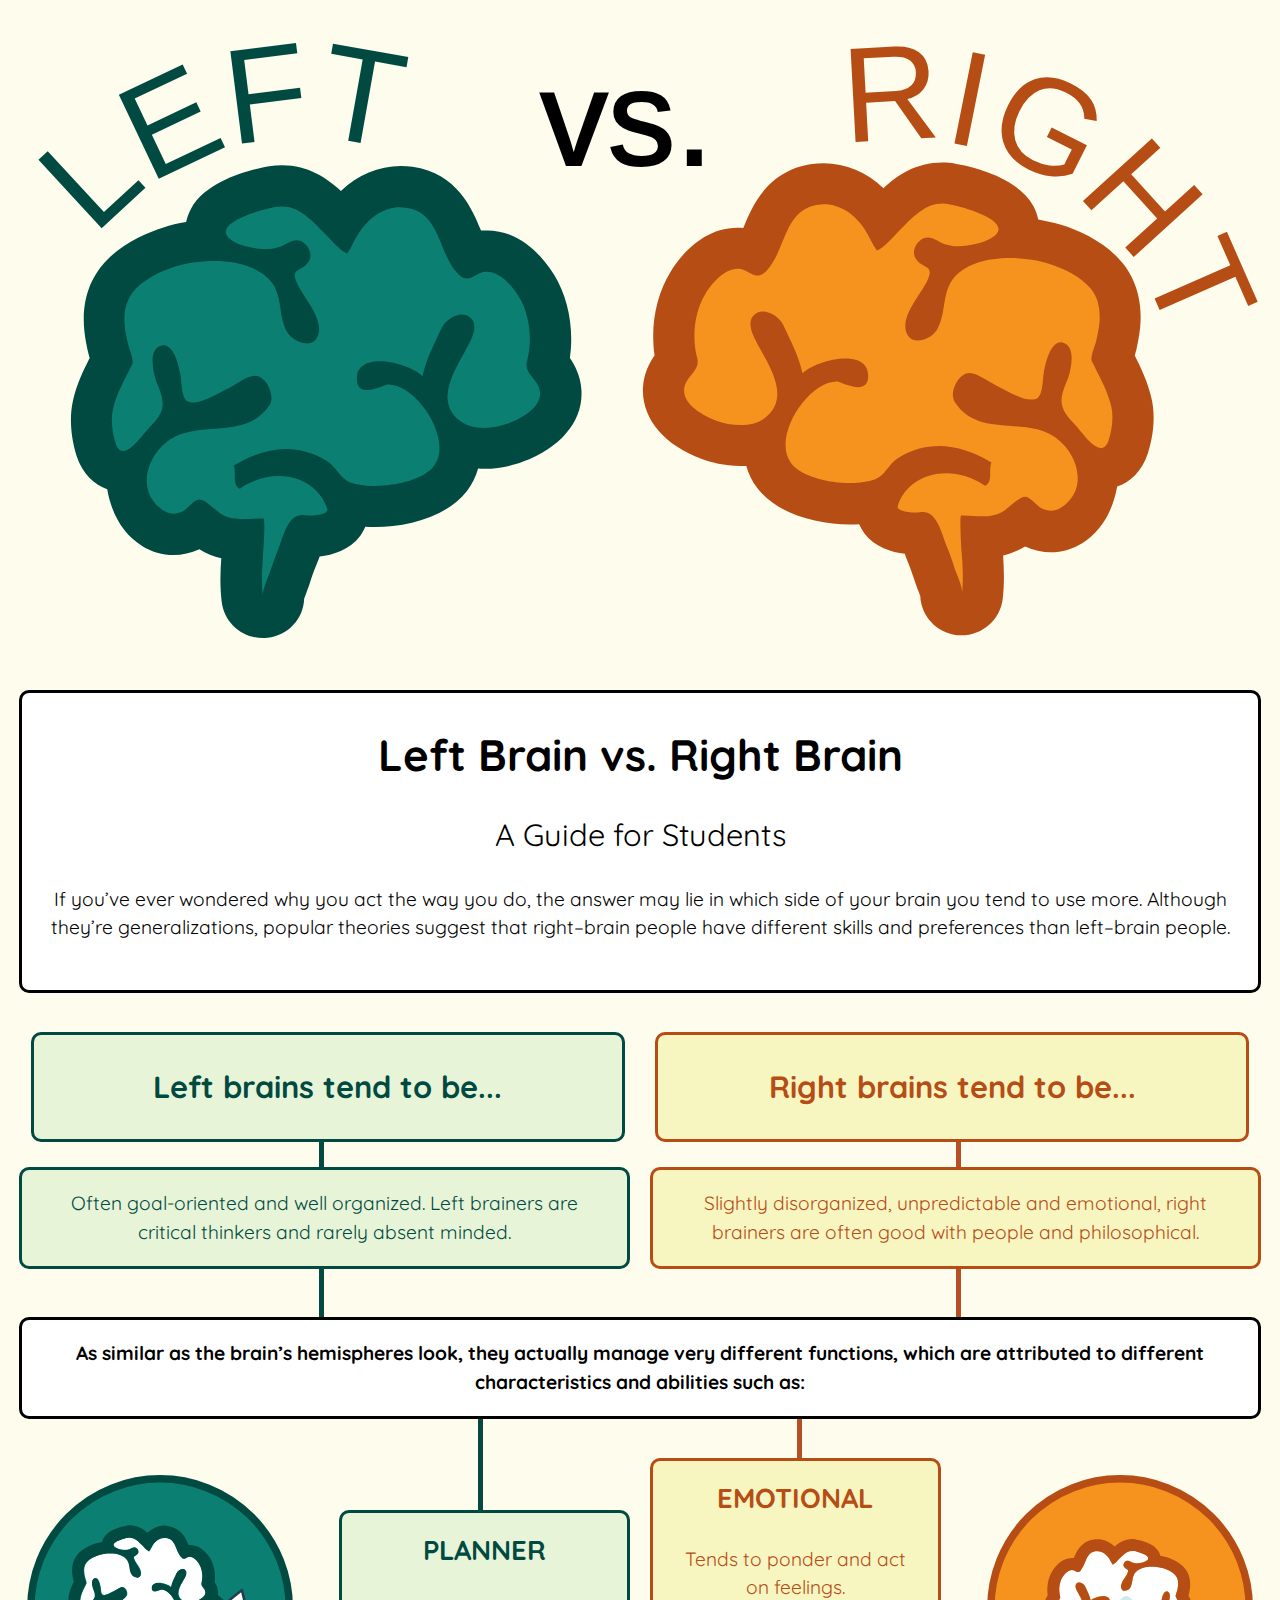
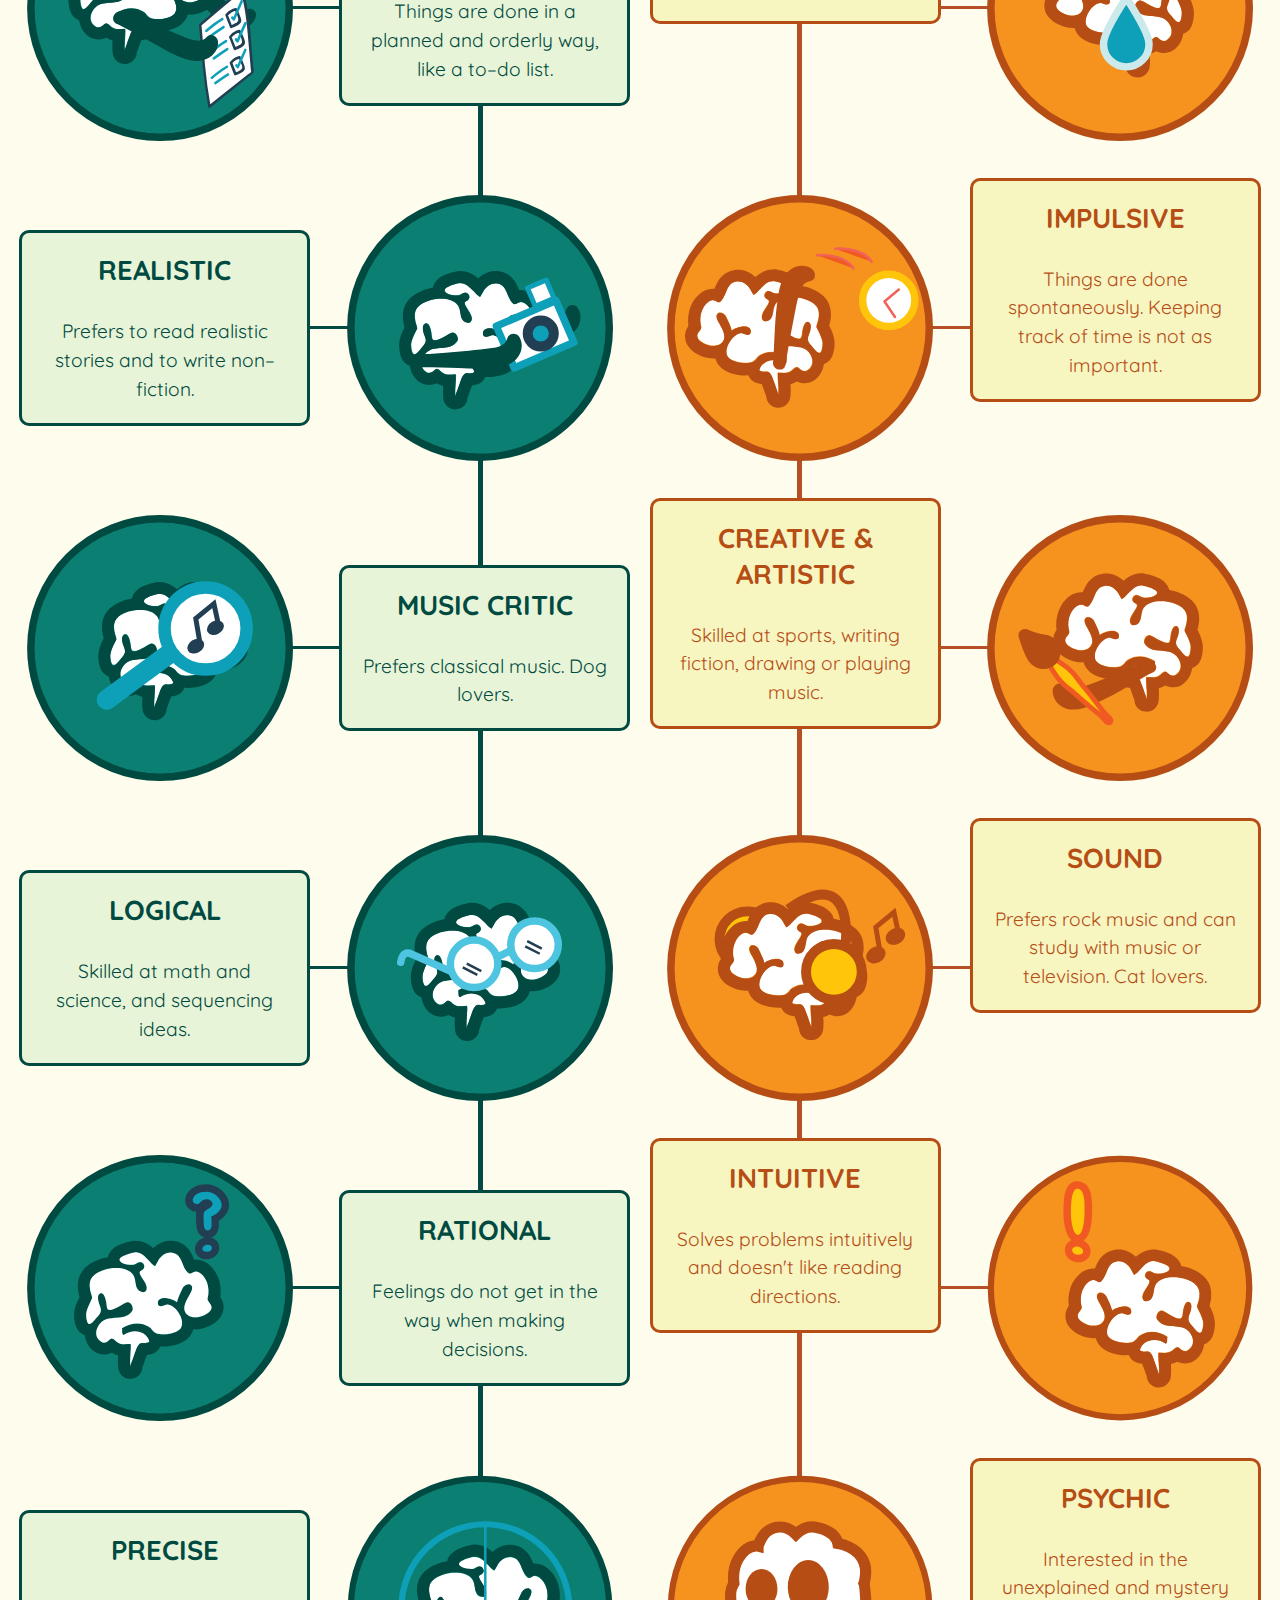
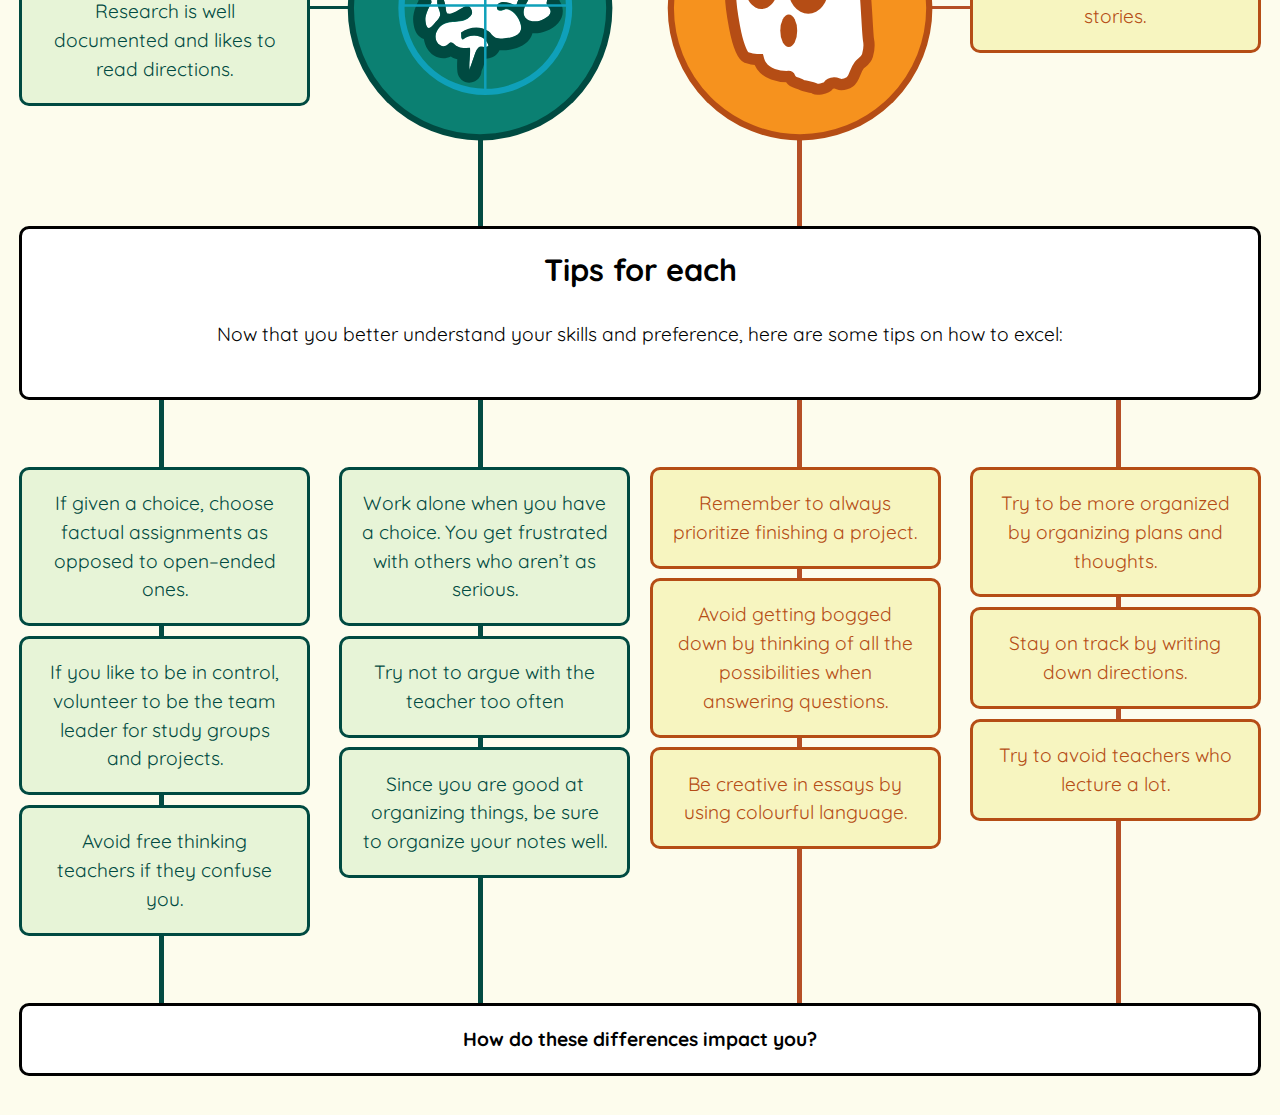
<file: index.html>
<!DOCTYPE html>
<html lang="en-ca">
<head>
  <meta charset="utf-8">
  <title>Left vs Right Brain | A Guide for Students Infographic</title>
  <meta name="handheldfriendly" content="true">
  <meta name="mobileoptimized" content="240">
  <meta name="viewport" content="width=device-width, initial-scale=1">
  <link href="https://fonts.googleapis.com/css?family=Fredoka+One|Quicksand:400,700" rel="stylesheet">
  <link href="css/modules.css" rel="stylesheet">
  <link href="css/grid.css" rel="stylesheet">
  <link href="css/type.css" rel="stylesheet">
  <link href="css/main.css" rel="stylesheet">
</head>
<body>

  <header>
    <svg xmlns="http://www.w3.org/2000/svg" id="header-brains" xmlns:xlink="http://www.w3.org/1999/xlink" width="619.5" height="315.2" viewBox="0 0 619.5 315.2">
      <path id="svgid-x5f-1-x5f-" d="m307.2 202.5c0-74.5 59.2-135 132.2-135s132.2 60.4 132.2 135" class="header-brains0"/>
      <text>
        <textPath xlink:href="#svgid-x5f-1-x5f-" startOffset="42.68%">
          <tspan class="header-brains1 header-brains5 header-brains6">RIGHT</tspan>
        </textPath>
      </text>
      <path id="lb-outline" d="m316.8 172c-2.4 3.4-5.2 8.6-5.6 15.5-.8 14.8 9.8 27.8 28.5 34.7 4.2 1.5 10.8 3.4 18.6 3.4 1 0 2 0 2.9-.1 1.1 3.9 2.9 7.6 5.4 10.8 9.8 12.9 29.5 17.5 44.6 17.5 1.6 0 3.1 0 4.6-.1.7 1.5 1.5 3 2.5 4.4 5.2 6.9 13.3 9.2 19.6 9.9.5 1.5 1 2.9 1.6 4.2 1.1 2.7 2.1 5.6 3.3 9.2.4 1.3 1 2.8 1.6 4.4.3.7.7 1.9 1 2.7.4 9.6 7.8 17.8 17.7 18.9.8.1 1.5.1 2.3.1 10 0 18.7-7.5 19.9-17.6.9-7.5.6-14.5.2-21 3.8-.9 7.4-2.4 10.6-4.4 4.1 1.9 8.3 2.8 12.5 2.8 5.4 0 10.7-1.6 15.4-4.5 8.8-5.6 14.5-15.1 16.7-27.3 6.1-2.2 12-7.2 14.9-16.3 1.4-4.2 4.3-15.3 1.7-26.5-1.8-7.9-5.1-14.7-8.1-20.7.4-1.2.6-2.2.8-2.9.6-2.9 1.4-6.5 1.8-10.5 1.5-15.3-3.7-25.4-8.4-31.2-8.3-10.2-20.8-15.8-29.9-18.6-3.4-1.1-7.1-1.9-11-2.6-.5-2.2-1.2-4.3-2.3-6.4-7.8-14.5-30.9-19.4-37.8-20.6-2.1-.4-4.2-.5-6.3-.5-12.9 0-21.9 6.3-28.5 12.4-8.1-7.8-18.3-12.1-28.9-12.1-1.9 0-3.8.1-5.7.4-21.9 3.2-29.1 20.9-33 30.4-.1.2-.2.3-.2.5-1-.1-1.9-.1-2.9-.1-17.4 0-28.5 14.9-32.4 21.4-6.2 10.1-9.1 22.7-8.2 35.7.1 1.6.2 3.1.5 4.7z" class="header-brains1"/>
      <path id="lb-fill" d="m346.7 203.6c-6-2.2-16-7.4-15.6-15 .4-6.5 8.1-9 6.3-15.4-.7-2.4-1-4.9-1.2-7.3-.6-8.2 1-16.9 5.3-23.9 3-4.8 9-11.9 15.4-11.9 1.4 0 2.8.3 4.2 1.1 2.2 1.2 3.8 2.2 5.5 2.2 1.4 0 2.7-.7 4.4-2.4 9.5-10 8.2-29.4 24.9-31.9 1-.1 1.9-.2 2.9-.2 8.2 0 15.1 5.2 19.6 11.9 2.3 3.4 3.7 7.2 6 10.5 4-1.7 8.3-7.1 11.4-10.2 5.9-5.9 11.8-12.6 20.5-12.6 1 0 1.9.1 3 .3 4.8.8 26.8 6.5 23.7 13.4-.3.7-.9 1.5-1.9 2.2-3.6 2.9-9.4 4-13.8 4.6-1.1.1-2.2.2-3.3.2-2.1 0-4.2-.3-6.2-.9-3-.9-5.8-3.4-8.8-3.4-1.1 0-2.2.3-3.4 1.2-2.6 1.9-4.3 5.9-2.5 8.9 3.3 5.4 9.4 2.8 5.8 10.6-3.2 7-12.3 16.3-10.5 24.4.8 3.5 3.1 4.8 5.7 4.8 3.5 0 7.6-2.3 9.3-5.1 4.5-7.3 2.5-16.9 7.3-23.9 5.6-8.1 17.1-10.9 28.2-10.9 6.9 0 13.7 1.1 18.8 2.7 7.2 2.3 15.5 6.2 20.3 12.2 3.9 4.8 4.6 10.9 4.1 16.8-.3 2.7-.9 5.5-1.5 8.2-.4 2-3.1 8.2-2.2 9.9 3.5 7.2 7.7 14.3 9.5 22.2 1.1 4.9.3 11.3-1.3 16.1-.9 2.8-2.2 3.9-3.7 3.9-4 0-9.2-7.4-11.7-10.3-2.8-3.2-6.5-6.5-7.3-10.9-.9-5.3 2.6-10.3 3.8-15.3.9-3.9 2.4-12-2.3-14.2-.7-.3-1.4-.5-2-.5-5.3 0-7.5 10.9-8.2 14.6-.6 2.8-.3 11.9-3.9 12.8-.7.2-1.4.3-2.2.3-4.1 0-8.6-2.6-11.9-4.2-3.7-1.8-7.3-3.8-10.8-5.9-2.8-1.7-5.1-2.8-7.2-2.8-5.6 0-9.8 9.8-7.2 13.9 10.5 16.6 31.3 8.2 45.8 15.5 13.2 6.6 20.4 26.5 5.6 35.9-1.6 1-3.1 1.4-4.7 1.4-1.5 0-3.1-.4-4.6-1.2-2.3-1.2-5.3-5.3-7.7-5.6h-.2c-2.9 0-7.9 5.3-10.4 6.9-3.3 2.1-6.7 2.6-10.1 2.6-3.1 0-6.2-.4-9.4-.4h-1.1c-.9 0 .1 16 .2 17.7.6 6.7.9 13.4.2 20.1.4-3.3-2.5-9-3.6-12.3-1.1-3.6-2.4-7.2-3.8-10.6-2-4.8-3.3-11.3-7.3-15-1.4-1.3-2.8-1.6-4.2-1.6-1 0-2.1.2-3.4.3h-.4c-2 0-9.2-.6-8.4-3.2 3-9.9 12.5-15.9 23.5-15.9 6.1 0 12.7 1.9 18.8 6.1 3.9-1.5 1.6-7.8 3-11.2-8.2-5-16.7-8-25.4-8-6.5 0-13.1 1.7-19.7 5.8-4.6 2.9-6.4 8.6-11.4 10.4-3 1.1-7.2 1.7-11.8 1.7-10.8 0-23.7-3.2-28.6-9.6-9.5-12.4 8-39.5 22.1-39.5h.5c2.5 1 6.6 2.7 9.8 2.7 2.8 0 4.9-1.3 4.9-5.4 0-6.3-4.9-8.5-11-8.5-7.8 0-17.4 3.7-20.8 7.2-1.7-8.3-5.7-15.6-9.2-23.2-1.5-3.3-6-6.7-10.1-6.7-1.7 0-3.3.6-4.6 2.2-3.5 4.3 1 11.3 3.1 15.3 5.6 10.2 14.8 24.6 2.6 34-3.2 2.5-7.4 3.4-11.6 3.4-4.4 0-8.5-.8-11.9-2.1z" class="header-brains2"/>
      <path id="rb-outline" d="m275.8 173.3c.2-1.5.4-3.1.5-4.7.9-12.9-2-25.6-8.2-35.7-4-6.4-15-21.4-32.4-21.4-1 0-2 .1-2.9.1-.1-.2-.1-.3-.2-.5-3.9-9.5-11.1-27.2-33-30.4-1.9-.3-3.8-.4-5.7-.4-10.6 0-20.8 4.3-28.9 12.1-6.6-6-15.6-12.4-28.5-12.4-2.1 0-4.2.2-6.3.5-6.9 1.2-30 6.1-37.8 20.6-1.1 2-1.9 4.2-2.3 6.4-3.9.6-7.6 1.5-11 2.6-9 2.9-21.6 8.4-29.9 18.6-4.7 5.8-9.9 15.8-8.4 31.2.4 4 1.2 7.6 1.8 10.5.2.8.5 1.8.8 2.9-3 6-6.3 12.7-8.1 20.7-2.5 11.2.4 22.2 1.7 26.5 2.9 9.1 8.8 14.1 14.9 16.3 2.1 12.3 7.9 21.8 16.7 27.3 4.7 3 10 4.5 15.4 4.5 4.2 0 8.4-.9 12.5-2.8 3.3 2.1 6.8 3.5 10.6 4.4-.5 6.5-.7 13.5.2 21 1.2 10.1 9.8 17.6 19.9 17.6.8 0 1.5 0 2.3-.1 10-1.1 17.4-9.3 17.7-18.9l1-2.7c.6-1.6 1.2-3.2 1.6-4.4 1.1-3.6 2.2-6.5 3.3-9.2.5-1.3 1-2.7 1.6-4.2 6.3-.7 14.4-3 19.6-9.9 1-1.4 1.9-2.9 2.5-4.4 1.5.1 3 .1 4.6.1 15.1 0 34.7-4.6 44.6-17.5 2.5-3.2 4.3-6.9 5.4-10.8 1 .1 1.9.1 2.9.1 7.8 0 14.4-1.8 18.6-3.4 18.7-6.9 29.4-19.9 28.5-34.7-.4-6.9-3.2-12-5.6-15.5z" class="header-brains3"/>
      <path id="svgid-x5f-2-x5f-" d="m16.1 198.9c0-73 59.2-132.2 132.2-132.2s132.2 59.2 132.2 132.2" class="header-brains0"/>
      <text>
        <textPath xlink:href="#svgid-x5f-2-x5f-" startOffset="21.88%">
          <tspan class="header-brains3 header-brains5 header-brains6">LEFT</tspan>
        </textPath>
      </text>
      <path id="rb-fill" d="m245.8 205c-3.4 1.3-7.5 2.1-11.6 2.1-4.2 0-8.4-.9-11.6-3.4-12.2-9.4-3-23.7 2.6-34 2.1-3.9 6.6-11 3.1-15.3-1.3-1.5-2.9-2.2-4.6-2.2-4 0-8.6 3.4-10 6.7-3.5 7.6-7.5 14.9-9.2 23.2-3.4-3.5-13-7.2-20.8-7.2-6 0-11 2.2-11 8.5 0 4.1 2.1 5.4 4.9 5.4 3.2 0 7.2-1.7 9.8-2.7h.5c14.1 0 31.6 27.1 22.1 39.5-4.9 6.4-17.8 9.6-28.6 9.6-4.6 0-8.8-.6-11.8-1.7-5-1.9-6.8-7.6-11.4-10.4-6.6-4-13.2-5.8-19.7-5.8-8.7 0-17.2 3.1-25.4 8 1.4 3.3-.9 9.6 3 11.2 6.1-4.2 12.7-6.1 18.8-6.1 10.9 0 20.4 6.1 23.5 15.9.8 2.6-6.4 3.2-8.4 3.2h-.4c-1.2-.1-2.4-.3-3.4-.3-1.5 0-2.8.3-4.3 1.6-4 3.7-5.3 10.2-7.3 15-1.4 3.5-2.6 7.1-3.8 10.6-1 3.2-3.9 8.9-3.6 12.3-.8-6.7-.4-13.4.1-20.1.2-1.7 1.2-17.7.2-17.7h-1.1c-3.2 0-6.3.4-9.4.4-3.4 0-6.8-.5-10.1-2.6-2.5-1.6-7.5-6.9-10.4-6.9h-.2c-2.5.2-5.4 4.4-7.7 5.6-1.6.8-3.1 1.2-4.6 1.2-1.6 0-3.1-.5-4.7-1.4-14.8-9.4-7.7-29.3 5.5-35.9 14.5-7.3 35.3 1.1 45.8-15.5 2.6-4.1-1.6-13.9-7.2-13.9-2.1 0-4.4 1-7.2 2.8-3.5 2.2-7.1 4.1-10.8 5.9-3.3 1.6-7.9 4.2-11.9 4.2-.7 0-1.5-.1-2.2-.3-3.6-1-3.4-10-3.9-12.8-.7-3.7-2.9-14.6-8.2-14.6-.6 0-1.3.2-2 .5-4.8 2.2-3.3 10.3-2.4 14.2 1.2 5 4.7 10 3.8 15.3-.7 4.4-4.4 7.7-7.3 10.9-2.5 2.8-7.7 10.3-11.7 10.3-1.5 0-2.8-1.1-3.7-3.9-1.5-4.7-2.4-11.1-1.3-16.1 1.8-7.9 6-15 9.5-22.2.8-1.7-1.8-8-2.2-9.9-.6-2.7-1.2-5.4-1.5-8.2-.6-5.9.2-12 4.1-16.8 4.8-5.9 13.1-9.9 20.3-12.2 5.1-1.6 11.9-2.7 18.8-2.7 11.1 0 22.6 2.9 28.3 10.9 4.9 7 2.8 16.6 7.3 23.9 1.7 2.7 5.7 5.1 9.3 5.1 2.6 0 4.9-1.3 5.7-4.8 1.8-8.1-7.3-17.3-10.5-24.4-3.5-7.8 2.6-5.2 5.8-10.6 1.8-2.9.1-7-2.5-8.9-1.2-.9-2.3-1.2-3.4-1.2-3 0-5.8 2.5-8.8 3.4-2 .6-4.1.9-6.2.9-1.1 0-2.2-.1-3.3-.2-4.4-.6-10.3-1.7-13.8-4.6-1-.8-1.6-1.5-1.9-2.2-3.1-6.9 18.8-12.6 23.7-13.4 1-.2 2-.3 3-.3 8.7 0 14.6 6.7 20.4 12.6 3.1 3.1 7.4 8.5 11.4 10.2 2.2-3.3 3.7-7.2 6-10.5 4.5-6.7 11.4-11.9 19.6-11.9.9 0 1.9.1 2.9.2 16.7 2.4 15.4 21.9 24.9 31.9 1.7 1.8 3 2.4 4.4 2.4 1.7 0 3.3-1 5.5-2.2 1.4-.8 2.8-1.1 4.2-1.1 6.4 0 12.4 7 15.4 11.9 4.3 7 5.9 15.8 5.3 23.9-.2 2.5-.6 5-1.2 7.3-1.8 6.4 5.9 8.9 6.3 15.4.4 7.6-9.5 12.8-15.6 15z" class="header-brains4"/>
      <text transform="translate(261.437 80.078)" class="header-brains5 header-brains6">
        vs.
      </text>
    </svg>
    <div class="info-box">
      <h1 class="yotta text-center pad-t-1-2">Left Brain vs. Right Brain</h1>
      <h2 class="normal">A Guide for Students</h2>
      <p>If you’ve ever wondered why you act the way you do, the answer may lie in which side of your brain you tend to use more. Although they’re generalizations, popular theories suggest that right–brain people have different skills and preferences than left–brain people.</p>
    </div>
  </header>

  <main>
    <div class="xs-vertical s-vertical m-vertical l-vertical xl-vertical">
      <div class="grid">
        <div class="unit xs-1-2 s-1-2 m-1-2 l-1-2 xl-1-2">
          <h2 class="lb-box-top-0 bold">Left brains tend to be...</h2>
        </div>
        <div class="unit xs-1-2 s-1-2 m-1-2 l-1-2 xl-1-2">
          <h2 class="rb-box-top-0 bold">Right brains tend to be...</h2>
        </div>
      </div>

      <div class="grid">
        <div class="unit xs-1-2 s-1-2 m-1-2 l-1-2 xl-1-2">
          <p class="lb-box">Often goal-oriented and well organized. Left brainers are critical thinkers and rarely absent minded.</p>
        </div>
        <div class="unit xs-1-2 s-1-2 m-1-2 l-1-2 xl-1-2">
          <p class="rb-box">Slightly disorganized, unpredictable and emotional, right brainers are often good with people and philosophical.</p>
        </div>
      </div>

      <div class="l-vertical-4 xl-vertical-4">
        <p class="info-box-bottom-0 bold">As similar as the brain’s hemispheres look, they actually manage very different functions, which are attributed to different characteristics and abilities such as:</p>
      </div>
    </div>

    <div class="xs-vertical s-vertical m-vertical l-vertical-2 xl-vertical-2 pad-t pad-b-2">
      <div class="grid">
        <div class="unit xs-1-2 s-1-2 m-1-2 l-1-2 xl-1-2">
          <div class="grid grid-middle l-horizontal-blue xl-horizontal-blue">
            <div class="unit xs-1 s-1 m-1 l-1-2 xl-1-2">
              <svg xmlns="http://www.w3.org/2000/svg" id="planner" width="257.3" height="257.3" viewBox="0 0 257.3 257.3">
                <circle id="background" cx="128.7" cy="128.7" r="103.9" class="planner0"/>
                <g id="planner-brain">
                  <path d="m138.4 98.7c11.4 12.8 22.3 27 35.3 38.2 5.3 4.6 11.6 9.2 18.9 8.8 6.1-.3 11.5-4.3 13.1-10.3 1.2-4.3-3.6-7.7-7.3-5.6-5 2.8-10.4-1-14.2-4.1-4.5-3.6-8.9-7.4-13.2-11.1-8.9-7.6-17.6-15.4-26.2-23.3-4.7-4.4-11.8 2.7-7.1 7.1 11 10.1 22.1 20 33.6 29.6 9 7.6 19.8 17.3 32.1 10.5-2.4-1.9-4.9-3.8-7.3-5.6-3.1 11.3-22.6-10-25.3-13.1-8.5-9.3-16.8-18.8-25.2-28.1-4.4-4.9-11.5 2.2-7.2 7z" class="planner1"/>
                  <g id="xmlid-26-">
                    <path d="m140.5 133c4.6-6-3.9-19.2-10.8-19.2h-.2c-1.2.5-3.2 1.3-4.8 1.3-1.3 0-2.4-.6-2.4-2.6 0-3 2.4-4.1 5.3-4.1 3.8 0 8.5 1.8 10.1 3.5.8-4 2.8-7.6 4.5-11.3.7-1.6 2.9-3.3 4.9-3.3.8 0 1.6.3 2.2 1.1 1.7 2.1-.5 5.5-1.5 7.4-2.7 5-7.2 12-1.3 16.5 1.6 1.2 3.6 1.7 5.7 1.7 2 0 4-.4 5.6-1 2.9-1.1 7.8-3.6 7.6-7.3-.2-3.2-3.9-4.3-3.1-7.5.3-1.2.5-2.4.6-3.6.3-4-.5-8.2-2.6-11.6-1.4-2.3-4.4-5.8-7.5-5.8-.7 0-1.4.2-2.1.6-1.1.6-1.8 1.1-2.6 1.1-.7 0-1.3-.3-2.1-1.2-4.6-4.9-4-14.3-12.1-15.5-.5-.1-.9-.1-1.4-.1-4 0-7.3 2.5-9.5 5.8-1.1 1.6-1.8 3.5-2.9 5.1-1.9-.8-4-3.4-5.6-5-2.9-2.9-5.7-6.1-9.9-6.1-.5 0-.9 0-1.4.1-2.4.4-13 3.2-11.5 6.5.2.4.5.7.9 1.1 1.7 1.4 4.6 2 6.7 2.2.5.1 1.1.1 1.6.1 1 0 2-.1 3-.4 1.4-.5 2.8-1.7 4.3-1.7.5 0 1.1.2 1.7.6 1.2.9 2.1 2.9 1.2 4.3-1.6 2.6-4.6 1.4-2.8 5.2 1.5 3.4 6 7.9 5.1 11.9-.4 1.7-1.5 2.3-2.8 2.3-1.7 0-3.7-1.1-4.5-2.5-2.1-3.6-1.1-8.2-3.5-11.6-2.7-3.9-8.3-5.3-13.7-5.3-3.4 0-6.7.5-9.2 1.3-3.5 1.1-7.5 3-9.9 5.9-1.9 2.3-2.3 5.3-2 8.2.1 1.3.4 2.6.7 4 .2 1 1.5 4 1.1 4.9-1.7 3.5-3.7 7-4.6 10.8-.6 2.4-.1 5.5.6 7.8.4 1.4 1.1 1.9 1.8 1.9 1.9 0 4.5-3.6 5.7-5 1.4-1.6 3.2-3.2 3.5-5.3.4-2.6-1.3-5-1.8-7.5-.5-1.9-1.2-5.8 1.2-6.9.3-.1.7-.2 1-.2 2.6 0 3.6 5.3 4 7.1.3 1.4.2 5.8 1.9 6.2.4.1.7.2 1.1.2 2 0 4.2-1.3 5.8-2.1 1.8-.9 3.6-1.8 5.2-2.9 1.4-.9 2.5-1.4 3.5-1.4 2.8 0 4.8 4.8 3.5 6.8-5.1 8.1-15.2 4-22.3 7.5-6.4 3.2-9.9 12.9-2.7 17.5.8.5 1.5.7 2.3.7s1.5-.2 2.3-.6c1.1-.6 2.6-2.6 3.8-2.7h.1c1.4 0 3.9 2.6 5.1 3.4 1.6 1 3.2 1.3 4.9 1.3 1.5 0 3-.2 4.6-.2h.6c.5 0 0 7.8-.1 8.6-.3 3.2-.4 6.3-.1 9.5 0-1.7 1.3-4.2 1.7-5.7.6-1.7 1.2-3.5 1.8-5.2 1-2.3 1.6-5.5 3.6-7.3.7-.6 1.4-.8 2.1-.8.5 0 1 .1 1.7.1h.2c1 0 4.5-.3 4.1-1.6-1.5-4.8-6.1-7.8-11.4-7.8-3 0-6.2.9-9.2 2.9-1.9-.7-.8-3.8-1.5-5.4 4-2.4 8.1-3.9 12.4-3.9 3.2 0 6.4.9 9.6 2.8 2.3 1.4 3.1 4.2 5.6 5.1 1.5.6 3.5.8 5.8.8 4.8.2 11.1-1.4 13.5-4.5z" class="planner2"/>
                    <path d="m129.7 113.8c6.9 0 15.4 13.2 10.8 19.2-2.4 3.1-8.7 4.7-13.9 4.7-2.2 0-4.3-.3-5.8-.8-2.4-.9-3.3-3.7-5.6-5.1-3.2-2-6.4-2.8-9.6-2.8-4.2 0-8.4 1.5-12.4 3.9.7 1.6-.4 4.7 1.5 5.4 3-2 6.2-2.9 9.2-2.9 5.3 0 9.9 2.9 11.4 7.8.4 1.3-3.1 1.6-4.1 1.6h-.2c-.6 0-1.2-.1-1.7-.1-.7 0-1.4.2-2.1.8-2 1.8-2.6 4.9-3.6 7.3-.7 1.7-1.3 3.4-1.8 5.2-.5 1.5-1.7 4-1.7 5.7-.3-3.2-.2-6.3.1-9.5.1-.8.6-8.6.1-8.6h-.6c-1.5 0-3.1.2-4.6.2-1.7 0-3.3-.2-4.9-1.3-1.2-.8-3.7-3.4-5.1-3.4H85c-1.2.1-2.6 2.2-3.8 2.7-.8.4-1.5.6-2.3.6s-1.5-.2-2.3-.7c-7.2-4.6-3.7-14.2 2.7-17.5 7.1-3.5 17.2.6 22.3-7.5 1.3-2-.8-6.8-3.5-6.8-1 0-2.1.5-3.5 1.4-1.7 1-3.4 2-5.2 2.9-1.6.8-3.8 2.1-5.8 2.1-.4 0-.7 0-1.1-.2-1.7-.5-1.6-4.9-1.9-6.2-.4-1.8-1.4-7.1-4-7.1-.3 0-.6.1-1 .2-2.3 1.1-1.6 5-1.2 6.9.6 2.4 2.3 4.9 1.8 7.5-.4 2.1-2.2 3.7-3.5 5.3-1.2 1.4-3.8 5-5.7 5-.7 0-1.4-.5-1.8-1.9-.7-2.3-1.2-5.4-.6-7.8.9-3.8 2.9-7.3 4.6-10.8.4-.9-.9-3.9-1.1-4.9-.3-1.3-.6-2.6-.7-4-.3-2.9.1-5.9 2-8.2 2.3-2.9 6.4-4.8 9.9-5.9 2.5-.8 5.8-1.3 9.2-1.3 5.4 0 11 1.4 13.7 5.3 2.4 3.4 1.4 8.1 3.6 11.6.8 1.3 2.8 2.5 4.5 2.5 1.3 0 2.4-.6 2.8-2.3.9-4-3.6-8.4-5.1-11.9-1.7-3.8 1.2-2.5 2.8-5.2.9-1.4 0-3.4-1.2-4.3-.6-.4-1.1-.6-1.7-.6-1.5 0-2.9 1.2-4.3 1.7-1 .3-2 .4-3 .4-.6 0-1.1 0-1.6-.1-2.2-.3-5-.9-6.7-2.2-.5-.4-.8-.7-.9-1.1-1.5-3.4 9.2-6.1 11.5-6.5.5-.1 1-.1 1.4-.1 4.2 0 7.1 3.2 9.9 6.1 1.5 1.5 3.6 4.2 5.6 5 1.1-1.6 1.8-3.5 2.9-5.1 2.2-3.3 5.5-5.8 9.5-5.8.5 0 .9 0 1.4.1 8.1 1.2 7.5 10.6 12.1 15.5.8.9 1.5 1.2 2.1 1.2.8 0 1.6-.5 2.6-1.1.7-.4 1.4-.6 2.1-.6 3.1 0 6 3.4 7.5 5.8 2.1 3.4 2.9 7.7 2.6 11.6-.1 1.2-.3 2.4-.6 3.6-.9 3.1 2.9 4.3 3.1 7.5.2 3.7-4.6 6.2-7.6 7.3-1.6.6-3.7 1-5.6 1-2.1 0-4.1-.5-5.7-1.7-5.9-4.6-1.4-11.5 1.3-16.5 1-1.9 3.2-5.3 1.5-7.4-.6-.8-1.4-1.1-2.2-1.1-2 0-4.2 1.7-4.9 3.3-1.7 3.7-3.6 7.2-4.5 11.3-1.7-1.7-6.3-3.5-10.1-3.5-2.9 0-5.3 1.1-5.3 4.1 0 2 1 2.6 2.4 2.6 1.6 0 3.5-.8 4.8-1.3h.5zm2.9-51.5c-5.2 0-10.1 2.1-14.1 5.9-3.2-2.9-7.6-6-13.8-6-1 0-2 .1-3.1.3-3.4.6-14.6 3-18.4 10-.5 1-.9 2-1.1 3.1-1.9.3-3.7.7-5.4 1.2-4.4 1.4-10.5 4.1-14.5 9.1-2.3 2.8-4.8 7.7-4.1 15.2.2 1.9.6 3.7.9 5.1.1.4.2.9.4 1.4-1.5 2.9-3.1 6.2-3.9 10.1-1.2 5.5.2 10.8.9 12.9 1.4 4.4 4.3 6.8 7.2 7.9 1.1 6 3.8 10.6 8.1 13.3 2.3 1.4 4.9 2.2 7.5 2.2 2.1 0 4.1-.5 6.1-1.4 1.6 1 3.3 1.7 5.2 2.2-.2 3.2-.3 6.6.1 10.2.6 4.9 4.8 8.6 9.7 8.6h1.1c4.8-.6 8.4-4.5 8.6-9.2.1-.4.3-.9.5-1.3.3-.8.6-1.5.8-2.1.6-1.8 1-3.2 1.6-4.5.3-.6.5-1.3.8-2 3.1-.3 7-1.4 9.5-4.8.5-.7.9-1.4 1.2-2.1.7 0 1.5.1 2.2.1 7.3 0 16.9-2.2 21.7-8.5 1.2-1.6 2.1-3.3 2.6-5.2h1.4c3.8 0 7-.9 9.1-1.6 9.1-3.4 14.3-9.7 13.9-16.9-.2-3.4-1.6-5.9-2.7-7.5.1-.8.2-1.5.2-2.3.4-6.3-1-12.5-4-17.4-1.9-3.1-7.3-10.4-15.8-10.4-.5 0-.9 0-1.4.1 0-.1-.1-.2-.1-.3-1.9-4.6-5.4-13.2-16-14.8-1-.5-2-.6-2.9-.6z" class="planner1"/>
                  </g>
                  <path d="m161 142.4c2.2 24.4 3 41.4 7.3 65.5 11.6-9.1 23.1-18.3 34.6-27.5 0 0-1.3-13.4-2.1-24.1-.4-6-.8-12-1.6-18-1-8.1-2.6-16.2-4.8-24-11.4 9-33.4 28.1-33.4 28.1z" class="planner2"/>
                  <path d="m160 142.4c2 22 3.5 44 7.4 65.8.1.8 1.1.9 1.7.4l20.4-16.2c3.3-2.7 6.7-5.3 10-8 1.5-1.2 4.4-2.5 4.5-4.6.1-1.8-.4-3.8-.5-5.6-.3-3.3-.6-6.6-.9-10-.6-7.7-1-15.5-1.9-23.2-1-9.2-2.7-18.2-5.2-27.1-.2-.8-1.1-.9-1.7-.4-11.4 9.1-22.5 18.6-33.5 28.1-1 .8.4 2.3 1.4 1.4 11-9.5 22.1-19.1 33.5-28.1-.6-.1-1.1-.3-1.7-.4 4.2 15.3 5.5 30.8 6.7 46.6.5 5.8 1 11.6 1.5 17.3 0 .4.3 1.3.2 1.7-.2.4-2.1 1.5-2.7 2-3.2 2.6-6.4 5.1-9.6 7.7-7.3 5.8-14.6 11.6-22 17.4.6.1 1.1.3 1.7.4-3.9-21.6-5.4-43.4-7.3-65.2-.1-1.3-2.1-1.3-2 0z" class="planner4"/>
                  <path d="m166.7 147.8c3.9-3.5 8.1-6.6 12.6-9.3 1.2-.7.1-2.5-1.1-1.8-4.6 2.8-9 6-13 9.6-1 .9.5 2.4 1.5 1.5zm2.8 4.6c3.6-2.5 7.2-4.9 10.8-7.4 1.1-.8.1-2.6-1.1-1.8-3.6 2.5-7.2 4.9-10.8 7.4-1.1.7-.1 2.6 1.1 1.8zm.2 13c3.9-3.5 8.1-6.6 12.6-9.3 1.2-.7.1-2.5-1.1-1.8-4.6 2.8-9 6-13 9.6-1 .9.5 2.4 1.5 1.5z" class="planner5"/>
                  <path d="m181.2 134.6c1.2 3.2 2.5 6.4 3.7 9.6.3.7.9.9 1.5.6 2.2-1 7.4-2.7 7.6-5.7.1-1.6-.8-3.4-1.3-4.9-.6-1.7-1.4-3.4-2.2-5.1-.2-.4-.8-.6-1.2-.5-2.8.7-5.1 2-7.1 4.1-.9 1 .6 2.5 1.5 1.5 1.7-1.8 3.7-3 6.1-3.6-.4-.2-.8-.3-1.2-.5 1.1 2.2 2.7 5.1 3 7.6.2 1.9-1 2.5-2.5 3.3-1.2.7-2.5 1.3-3.8 1.9l1.5.6c-1.2-3.2-2.5-6.4-3.7-9.6-.4-1.1-2.4-.6-1.9.7z" class="planner4"/>
                  <path d="m186 137.1c.4.5.9 1 1.3 1.4.4.5 1.4.4 1.6-.2 2.1-4.9 4.3-9.7 6.4-14.6.5-1.2-1.3-2.3-1.8-1.1-2.1 4.9-4.3 9.7-6.4 14.6.5-.1 1.1-.1 1.6-.2-.4-.5-.9-1-1.3-1.4-.8-1-2.3.5-1.4 1.5zM172.5 170c3.6-2.5 7.2-4.9 10.8-7.4 1.1-.8.1-2.6-1.1-1.8-3.6 2.5-7.2 4.9-10.8 7.4-1.1.7-.1 2.6 1.1 1.8z" class="planner5"/>
                  <path d="m184.2 152.2c1.2 3.2 2.5 6.4 3.7 9.6.3.7.9.9 1.5.6 2.2-1 7.4-2.7 7.6-5.7.1-1.6-.8-3.4-1.3-4.9-.6-1.7-1.4-3.4-2.2-5.1-.2-.4-.8-.6-1.2-.5-2.8.7-5.1 2-7.1 4.1-.9 1 .6 2.5 1.5 1.5 1.7-1.8 3.7-3 6.1-3.6-.4-.2-.8-.3-1.2-.5 1.1 2.2 2.7 5.1 3 7.6.2 1.9-1 2.5-2.5 3.3-1.2.7-2.5 1.3-3.8 1.9l1.5.6c-1.2-3.2-2.5-6.4-3.7-9.6-.4-1.1-2.4-.6-1.9.7z" class="planner4"/>
                  <path d="m189 154.7c.4.5.9 1 1.3 1.4.4.5 1.4.4 1.6-.2 2.1-4.9 4.3-9.7 6.4-14.6.5-1.2-1.3-2.3-1.8-1.1-2.1 4.9-4.3 9.7-6.4 14.6.5-.1 1.1-.1 1.6-.2-.4-.5-.9-1-1.3-1.4-.8-1-2.3.5-1.4 1.5zm-18 30.8c3.7-3.3 7.7-6.2 12-8.8 1.1-.7.1-2.4-1-1.7-4.4 2.7-8.5 5.7-12.4 9.1-1 .9.4 2.3 1.4 1.4zm2.6 4.4c3.4-2.3 6.9-4.7 10.3-7 1.1-.7.1-2.4-1-1.7-3.4 2.3-6.9 4.7-10.3 7-1.1.7-.1 2.4 1 1.7z" class="planner5"/>
                  <path d="m184.7 173c1.2 3 2.3 6.1 3.5 9.1.2.6.8.9 1.5.6 2.1-1 6.9-2.5 7.2-5.2.2-1.4-.6-3-1.1-4.3-.6-1.8-1.4-3.6-2.3-5.4-.2-.4-.7-.6-1.1-.5-2.6.6-4.9 1.9-6.7 3.9-.9.9.5 2.3 1.4 1.4 1.6-1.7 3.5-2.8 5.8-3.4-.4-.2-.8-.3-1.1-.5.6 1.3 1.2 2.7 1.8 4 .4 1 1.2 2.5 1.2 3.5 0 2.4-4.2 3.7-6.1 4.6l1.5.6c-1.2-3-2.3-6.1-3.5-9.1-.5-1-2.4-.5-2 .7z" class="planner4"/>
                  <path d="m189.3 175.4c.4.5.8.9 1.2 1.4.4.4 1.3.4 1.6-.2 2-4.6 4.1-9.2 6.1-13.9.5-1.2-1.2-2.2-1.7-1-2 4.6-4.1 9.2-6.1 13.9.5-.1 1-.1 1.6-.2-.4-.5-.8-.9-1.2-1.4-.9-1-2.3.4-1.5 1.4z" class="planner5"/>
                  <path d="m95 141.8c14.6 3.6 27.7 10.7 41.4 16.7 11.4 5 27.4 12.3 37.5.9-3-1.2-6-2.5-9-3.7.7 10.2-17 2.4-21 .5-6.8-3.2-13.2-7.1-19.8-10.7-8.4-4.5-16.7-8.9-25.2-13.4-6-3.1-11.3 5.9-5.3 9.1 11 5.8 22.1 11.6 33 17.6 9.3 5.2 19.6 11.6 30.5 12.4 9.1.7 18.8-5.6 18.2-15.6-.3-4.2-5.7-7.3-9-3.7-4.5 5-11.3 2.7-16.7.7-5.9-2.1-11.5-4.8-17.2-7.4-11.3-5.3-22.6-10.6-34.8-13.6-6.4-1.5-9.2 8.6-2.6 10.2z" class="planner1"/>
                </g>
              </svg>
            </div>
            <div class="unit xs-1 s-1 m-1 l-1-2 xl-1-2">
              <div class="lb-box">
                <h3 class="text-upper">Planner</h3>
                <p class="push-0">Things are done in a planned and orderly way, like a to–do list.</p>
              </div>
            </div>
          </div>
        </div>
        <div class="unit xs-1-2 s-1-2 m-1-2 l-1-2 xl-1-2">
          <div class="grid grid-middle l-horizontal-orange xl-horizontal-orange">
            <div class="unit xs-1 s-1 m-1 l-1-2 xl-1-2 unit-push-l-1-2 unit-push-xl-1-2">
              <svg xmlns="http://www.w3.org/2000/svg" id="emotional" width="257.3" height="257.3" viewBox="0 0 257.3 257.3">
                <circle id="emotional-background" cx="128.7" cy="128.7" r="103.9" class="emotional0"/>
                <g id="emotional-brain">
                  <g id="xmlid-25-">
                    <path d="m144.6 122.6c-2.7 0-4.8 4.8-3.5 6.8 5.1 8.1 15.2 4 22.3 7.5 6.4 3.2 9.9 12.9 2.7 17.5-.8.5-1.5.7-2.3.7-.7 0-1.5-.2-2.3-.6-1.1-.6-2.6-2.6-3.7-2.7h-.1c-1.4 0-3.8 2.6-5.1 3.4-1.6 1-3.2 1.2-4.9 1.2-1.5 0-3-.2-4.6-.2h-.6c-.5 0 0 7.8.1 8.6.3 3.2.4 6.3.1 9.5 0-1.6-1.3-4.2-1.8-5.7-.6-1.7-1.1-3.5-1.8-5.2-1-2.4-1.6-5.5-3.6-7.3-.7-.6-1.3-.8-2.1-.8-.5 0-1 .1-1.6.1h-.2c-1 0-4.5-.3-4.1-1.6 1.5-4.8 6.1-7.8 11.4-7.8 3 0 6.2.9 9.1 3 1.9-.8.8-3.8 1.5-5.4-4-2.4-8.1-3.9-12.4-3.9-3.2 0-6.4.9-9.6 2.8-2.3 1.4-3.1 4.2-5.6 5.1-1.5.6-3.5.8-5.7.8-5.3 0-11.5-1.6-13.9-4.7-4.6-6 3.9-19.2 10.7-19.2h.3c1.2.5 3.2 1.3 4.7 1.3 1.4 0 2.4-.6 2.4-2.6 0-3-2.4-4.1-5.3-4.1-3.8 0-8.5 1.8-10.1 3.5-.8-4-2.8-7.6-4.5-11.3-.7-1.6-2.9-3.2-4.9-3.2-.8 0-1.6.3-2.2 1-1.7 2.1.5 5.5 1.5 7.4 2.7 5 7.2 11.9 1.2 16.5-1.5 1.2-3.6 1.7-5.6 1.7-2 0-4-.4-5.7-1-2.9-1.1-7.8-3.6-7.6-7.3.2-3.2 3.9-4.4 3.1-7.5-.3-1.2-.5-2.4-.6-3.6-.3-4 .5-8.2 2.6-11.6C84 101.4 86.9 98 90 98c.7 0 1.4.2 2.1.5 1.1.6 1.9 1.1 2.7 1.1.6 0 1.3-.3 2.1-1.2 4.6-4.8 4-14.3 12.1-15.5.5-.1.9-.1 1.4-.1 4 0 7.3 2.6 9.5 5.8 1.1 1.6 1.8 3.5 2.9 5.1 1.9-.8 4-3.4 5.5-5 2.9-2.9 5.7-6.1 10-6.1.5 0 .9 0 1.4.1 2.3.4 13 3.1 11.5 6.5-.2.3-.5.7-.9 1.1-1.7 1.4-4.6 2-6.7 2.2-.6.1-1.1.1-1.6.1-1 0-2-.1-3-.5-1.4-.5-2.8-1.7-4.3-1.7-.6 0-1.1.2-1.7.6-1.3.9-2.1 2.9-1.2 4.3 1.6 2.6 4.6 1.4 2.9 5.2-1.6 3.4-6 7.9-5.1 11.8.4 1.7 1.5 2.3 2.8 2.3 1.7 0 3.7-1.1 4.5-2.5 2.2-3.5 1.2-8.2 3.6-11.6 2.7-3.9 8.3-5.3 13.8-5.3 3.4 0 6.6.5 9.1 1.3 3.5 1.1 7.6 3 9.9 5.9 1.9 2.3 2.3 5.3 2 8.2-.1 1.3-.4 2.7-.7 4-.2 1-1.5 4-1.1 4.8 1.7 3.5 3.8 7 4.6 10.8.5 2.4.1 5.5-.6 7.8-.4 1.4-1.1 1.9-1.8 1.9-1.9 0-4.5-3.6-5.7-5-1.4-1.5-3.2-3.2-3.5-5.3-.4-2.6 1.3-5 1.8-7.4.4-1.9 1.2-5.8-1.2-6.9-.3-.2-.7-.2-1-.2-2.6 0-3.6 5.3-4 7.1-.3 1.4-.2 5.8-1.9 6.3-.3.1-.7.1-1.1.1-2 0-4.2-1.3-5.8-2-1.8-.9-3.5-1.8-5.2-2.9-1.3-.6-2.5-1.1-3.5-1.1z" class="emotional1"/>
                    <path d="m141.1 129.4c-1.3-2 .8-6.8 3.5-6.8 1 0 2.2.5 3.5 1.3 1.7 1.1 3.4 2 5.2 2.9 1.6.8 3.8 2 5.8 2 .3 0 .7 0 1.1-.1 1.7-.5 1.6-4.9 1.9-6.3.3-1.8 1.4-7.1 4-7.1.3 0 .6.1 1 .2 2.3 1.1 1.6 5 1.2 6.9-.6 2.4-2.3 4.8-1.8 7.4.4 2.1 2.2 3.7 3.5 5.3 1.2 1.4 3.7 5 5.7 5 .7 0 1.4-.5 1.8-1.9.7-2.3 1.1-5.4.6-7.8-.9-3.8-2.9-7.3-4.6-10.8-.4-.8.9-3.9 1.1-4.8.3-1.3.6-2.6.7-4 .3-2.9-.1-5.8-2-8.2-2.3-2.9-6.4-4.8-9.9-5.9-2.5-.8-5.8-1.3-9.1-1.3-5.4 0-11 1.4-13.8 5.3-2.4 3.4-1.4 8.1-3.6 11.6-.8 1.3-2.8 2.5-4.5 2.5-1.3 0-2.4-.6-2.8-2.3-.9-3.9 3.6-8.4 5.1-11.8 1.7-3.8-1.3-2.6-2.9-5.2-.9-1.4 0-3.4 1.2-4.3.6-.4 1.1-.6 1.7-.6 1.4 0 2.8 1.2 4.3 1.7 1 .3 2 .5 3 .5.5 0 1.1 0 1.6-.1 2.2-.3 5-.8 6.7-2.2.5-.4.8-.7.9-1.1 1.5-3.4-9.2-6.1-11.5-6.5-.5-.1-1-.1-1.4-.1-4.2 0-7.1 3.3-10 6.1-1.5 1.5-3.6 4.2-5.5 5-1.1-1.6-1.8-3.5-2.9-5.1-2.2-3.2-5.5-5.8-9.5-5.8-.4 0-.9 0-1.4.1-8.1 1.2-7.5 10.6-12.1 15.5-.8.9-1.5 1.2-2.1 1.2-.8 0-1.6-.5-2.7-1.1-.7-.5-1.4-.7-2.1-.7-3.1 0-6 3.4-7.5 5.8-2.1 3.4-2.9 7.7-2.6 11.6.1 1.2.3 2.4.6 3.6.9 3.1-2.9 4.3-3.1 7.5-.2 3.7 4.6 6.2 7.6 7.3 1.7.6 3.7 1 5.7 1s4.1-.5 5.6-1.7c5.9-4.6 1.4-11.5-1.2-16.5-1-1.9-3.2-5.3-1.5-7.4.6-.7 1.4-1 2.2-1 2 0 4.2 1.7 4.9 3.2 1.7 3.7 3.7 7.3 4.5 11.3 1.6-1.7 6.3-3.5 10.1-3.5 2.9 0 5.3 1.1 5.3 4.1 0 2-1 2.6-2.4 2.6-1.5 0-3.5-.8-4.7-1.3h-.3c-6.9 0-15.4 13.2-10.7 19.2 2.4 3.1 8.6 4.7 13.9 4.7 2.2 0 4.3-.3 5.7-.8 2.5-.9 3.3-3.7 5.6-5.1 3.2-2 6.4-2.8 9.6-2.8 4.2 0 8.4 1.5 12.4 3.9-.7 1.6.4 4.7-1.5 5.4-3-2-6.2-3-9.1-3-5.3 0-9.9 3-11.4 7.8-.4 1.3 3.1 1.6 4.1 1.6h.2c.6 0 1.2-.1 1.6-.1.7 0 1.4.2 2.1.8 2 1.8 2.6 4.9 3.6 7.3.7 1.7 1.3 3.4 1.8 5.2.5 1.5 1.8 4 1.8 5.7.3-3.2.2-6.3-.1-9.5-.1-.8-.6-8.6-.1-8.6h.6c1.6 0 3.1.2 4.6.2 1.7 0 3.3-.2 4.9-1.2 1.2-.8 3.6-3.4 5.1-3.4h.1c1.2.1 2.6 2.1 3.7 2.7.8.4 1.5.6 2.3.6.8 0 1.5-.2 2.3-.7 7.2-4.6 3.7-14.2-2.7-17.5-7.3-3.6-17.4.5-22.5-7.6zm-70.8-13.3c-.4-6.3 1-12.5 4-17.3 1.9-3.1 7.3-10.4 15.8-10.4.5 0 1 0 1.4.1 0-.1.1-.2.1-.2 1.9-4.6 5.4-13.3 16-14.8.9-.1 1.9-.2 2.8-.2 5.2 0 10.1 2.1 14.1 5.9 3.2-2.9 7.6-6 13.9-6 1 0 2 .1 3.1.3 3.4.6 14.6 2.9 18.4 10 .5 1 .9 2 1.2 3.1 1.9.3 3.7.7 5.3 1.2 4.4 1.4 10.5 4.1 14.5 9.1 2.3 2.8 4.8 7.7 4.1 15.2-.2 1.9-.6 3.7-.9 5.1-.1.4-.2.9-.4 1.4 1.5 2.9 3.1 6.2 3.9 10 1.2 5.5-.2 10.8-.8 12.9-1.4 4.4-4.3 6.9-7.3 7.9-1 6-3.8 10.6-8.1 13.3-2.3 1.4-4.9 2.2-7.5 2.2-2 0-4.1-.5-6.1-1.4-1.6 1-3.3 1.7-5.2 2.2.2 3.2.3 6.6-.1 10.2-.6 4.9-4.8 8.6-9.7 8.6-.4 0-.7 0-1.1-.1-4.9-.6-8.5-4.5-8.6-9.2-.1-.4-.4-.9-.5-1.3-.3-.8-.6-1.5-.8-2.1-.6-1.7-1.1-3.2-1.6-4.5-.3-.6-.5-1.3-.8-2-3.1-.3-7-1.4-9.5-4.8-.5-.7-.9-1.4-1.2-2.1-.7 0-1.5.1-2.2.1-7.4 0-16.9-2.2-21.7-8.5-1.2-1.6-2.1-3.4-2.6-5.3h-1.4c-3.8 0-7-.9-9.1-1.7-9.1-3.4-14.3-9.7-13.9-16.9.2-3.4 1.6-5.9 2.7-7.5-.1-.9-.2-1.7-.2-2.5z" class="emotional2"/>
                  </g>
                  <path d="m152 157.7c0 10.1-8.2 18.3-18.3 18.3s-18.3-8.2-18.3-18.3c0-8.4 12.7-28.5 16.9-35 .7-1 2.1-1 2.8 0 4.2 6.6 16.9 26.6 16.9 35z" class="emotional3"/>
                </g>
              </svg>
            </div>
            <div class="unit xs-1 s-1 m-1 l-1-2 xl-1-2 unit-pull-l-1-2 unit-pull-xl-1-2">
              <div class="rb-box">
                <h3 class="text-upper">Emotional</h3>
                <p class="push-0">Tends to ponder and act on feelings.</p>
              </div>
            </div>
          </div>
        </div>
      </div>

      <div class="grid xs-vertical s-vertical m-vertical l-vertical-2 xl-vertical-2">
        <div class="unit xs-1-2 s-1-2 m-1-2 l-1-2 xl-1-2">
          <div class="grid grid-middle l-horizontal-blue xl-horizontal-blue">
            <div class="unit xs-1 s-1 m-1 l-1-2 xl-1-2 unit-push-l-1-2 unit-push-xl-1-2">
              <svg xmlns="http://www.w3.org/2000/svg" id="realistic" width="257.3" height="257.3" viewBox="0 0 257.3 257.3">
                <circle id="realistic-background" cx="128.7" cy="128.7" r="103.9" class="realistic0"/>
                <g id="realistic-brain">
                  <path d="m129.7 137.3c15.7-1 31.4-2.3 47.1-4 12-1.3 27.5-2.5 31.2-16.6-3.2.4-6.4.8-9.6 1.3 6.3 10.4-23.2 9.9-27.2 9.8-13.5-.3-27.1-.9-40.6-1.3-6.8-.2-6.8 10.3 0 10.5l27.9.9c9.2.3 18.4 1 27.6 0 6.8-.7 14.2-2 19.1-7.3 4.6-4.9 5.8-12.1 2.3-17.9-2.3-3.8-8.5-3.2-9.6 1.3-1.4 5.5-7.3 7-12.3 7.8-6.1 1-12.4 1.4-18.6 2.1-12.4 1.2-24.8 2.2-37.3 3-6.7.4-6.8 10.9 0 10.4z" class="realistic1"/>
                  <g id="xmlid-20-">
                    <path d="m112.6 155.9c-3 0-6.2.9-9.1 3-1.9-.8-.8-3.8-1.5-5.4 4-2.4 8.1-3.9 12.4-3.9 3.2 0 6.4.9 9.6 2.8 2.3 1.4 3.1 4.2 5.6 5.1 1.5.6 3.5.8 5.7.8 5.3 0 11.5-1.6 13.9-4.7 4.6-6-3.9-19.2-10.7-19.2h-.3c-1.2.5-3.2 1.3-4.7 1.3-1.4 0-2.4-.6-2.4-2.6 0-3 2.4-4.1 5.3-4.1 3.8 0 8.5 1.8 10.1 3.5.8-4 2.8-7.6 4.5-11.3.7-1.6 2.9-3.2 4.9-3.2.8 0 1.6.3 2.2 1 1.7 2.1-.5 5.5-1.5 7.4-2.7 5-7.2 11.9-1.2 16.5 1.5 1.2 3.6 1.7 5.6 1.7 2 0 4-.4 5.7-1 2.9-1.1 7.8-3.6 7.6-7.3-.2-3.2-3.9-4.4-3.1-7.5.3-1.2.5-2.4.6-3.6.3-4-.5-8.2-2.6-11.6-1.4-2.4-4.4-5.8-7.5-5.8-.7 0-1.4.2-2.1.5-1.1.6-1.9 1.1-2.7 1.1-.6 0-1.3-.3-2.1-1.2-4.6-4.8-4-14.3-12.1-15.5-.5-.1-.9-.1-1.4-.1-4 0-7.3 2.6-9.5 5.8-1.1 1.6-1.8 3.5-2.9 5.1-1.9-.8-4-3.5-5.5-5-2.9-2.9-5.7-6.1-10-6.1-.5 0-.9 0-1.4.1-2.3.4-13 3.1-11.5 6.5.2.3.5.7.9 1.1 1.7 1.4 4.6 2 6.7 2.2.6.1 1.1.1 1.6.1 1 0 2-.1 3-.5 1.4-.5 2.8-1.7 4.3-1.7.6 0 1.1.2 1.7.6 1.3.9 2.1 2.9 1.2 4.3-1.6 2.6-4.6 1.4-2.9 5.2 1.6 3.4 6 7.9 5.1 11.8-.4 1.7-1.5 2.3-2.8 2.3-1.7 0-3.7-1.1-4.5-2.5-2.2-3.5-1.2-8.2-3.6-11.6-2.7-3.9-8.3-5.3-13.8-5.3-3.4 0-6.6.5-9.1 1.3-3.5 1.1-7.6 3-9.9 5.9-1.9 2.3-2.3 5.3-2 8.2.1 1.3.4 2.7.7 4 .2 1 1.5 4 1.1 4.8-1.7 3.5-3.8 7-4.6 10.8-.5 2.4-.1 5.5.6 7.8.4 1.4 1.1 1.9 1.8 1.9 1.9 0 4.5-3.6 5.7-5 1.4-1.5 3.2-3.2 3.5-5.3.4-2.6-1.3-5-1.8-7.4-.4-1.9-1.2-5.8 1.2-6.9.3-.2.7-.2 1-.2 2.6 0 3.6 5.3 4 7.1.3 1.4.2 5.8 1.9 6.3.3.1.7.1 1.1.1 2 0 4.2-1.3 5.8-2 1.8-.9 3.5-1.8 5.2-2.9 1.3-.9 2.5-1.3 3.5-1.3 2.7 0 4.8 4.8 3.5 6.8-5.1 8.1-15.2 4-22.3 7.5-6.4 3.2-9.9 12.9-2.7 17.5.8.5 1.5.7 2.3.7.7 0 1.5-.2 2.3-.6 1.1-.6 2.6-2.6 3.7-2.7h.1c1.4 0 3.8 2.6 5.1 3.4 1.6 1 3.2 1.2 4.9 1.2 1.5 0 3-.2 4.6-.2h.6c.5 0 0 7.8-.1 8.6-.3 3.2-.4 6.3-.1 9.5 0-1.6 1.3-4.2 1.8-5.7.6-1.7 1.2-3.5 1.8-5.2 1-2.4 1.6-5.5 3.6-7.3.7-.6 1.3-.8 2.1-.8.5 0 1 .1 1.6.1h.2c1 0 4.5-.3 4.1-1.6-1.7-4.5-6.3-7.5-11.6-7.5z" class="realistic2"/>
                    <path d="m159.5 108.2c.7-.4 1.4-.5 2.1-.5 3.1 0 6 3.4 7.5 5.8 2.1 3.4 2.9 7.7 2.6 11.6-.1 1.2-.3 2.4-.6 3.6-.9 3.1 2.9 4.3 3.1 7.5.2 3.7-4.6 6.2-7.6 7.3-1.7.6-3.7 1-5.7 1s-4.1-.5-5.6-1.7c-5.9-4.6-1.4-11.5 1.2-16.5 1-1.9 3.2-5.3 1.5-7.4-.6-.7-1.4-1-2.2-1-2 0-4.2 1.7-4.9 3.2-1.7 3.7-3.7 7.3-4.5 11.3-1.6-1.7-6.3-3.5-10.1-3.5-2.9 0-5.3 1.1-5.3 4.1 0 2 1 2.6 2.4 2.6 1.5 0 3.5-.8 4.7-1.3h.3c6.9 0 15.4 13.2 10.7 19.2-2.4 3.1-8.6 4.7-13.9 4.7-2.2 0-4.3-.3-5.7-.8-2.5-.9-3.3-3.7-5.6-5.1-3.2-2-6.4-2.8-9.6-2.8-4.2 0-8.4 1.5-12.4 3.9.7 1.6-.4 4.7 1.5 5.4 3-2 6.2-3 9.1-3 5.3 0 9.9 3 11.4 7.8.4 1.3-3.1 1.6-4.1 1.6h-.2c-.6 0-1.2-.1-1.6-.1-.7 0-1.4.2-2.1.8-2 1.8-2.6 4.9-3.6 7.3-.7 1.7-1.3 3.4-1.8 5.2-.5 1.5-1.8 4-1.8 5.7-.3-3.2-.2-6.3.1-9.5.1-.8.6-8.6.1-8.6h-.6c-1.6 0-3.1.2-4.6.2-1.7 0-3.3-.2-4.9-1.2-1.2-.8-3.6-3.4-5.1-3.4h-.1c-1.2.1-2.6 2.1-3.7 2.7-.8.4-1.5.6-2.3.6-.8 0-1.5-.2-2.3-.7-7.2-4.6-3.7-14.2 2.7-17.5 7.1-3.5 17.2.5 22.3-7.5 1.3-2-.8-6.8-3.5-6.8-1 0-2.2.5-3.5 1.3-1.7 1.1-3.4 2-5.2 2.9-1.6.8-3.8 2-5.8 2-.3 0-.7 0-1.1-.1-1.7-.5-1.6-4.9-1.9-6.3-.3-1.8-1.4-7.1-4-7.1-.3 0-.6.1-1 .2-2.3 1.1-1.6 5-1.2 6.9.6 2.4 2.3 4.8 1.8 7.4-.4 2.1-2.2 3.7-3.5 5.3-1.2 1.4-3.7 5-5.7 5-.7 0-1.4-.5-1.8-1.9-.7-2.3-1.2-5.4-.6-7.8.9-3.8 2.9-7.3 4.6-10.8.4-.8-.9-3.9-1.1-4.8-.3-1.3-.6-2.6-.7-4-.3-2.9.1-5.8 2-8.2 2.3-2.9 6.4-4.8 9.9-5.9 2.5-.8 5.8-1.3 9.1-1.3 5.4 0 11 1.4 13.8 5.3 2.4 3.4 1.4 8.1 3.6 11.6.8 1.3 2.8 2.5 4.5 2.5 1.3 0 2.4-.6 2.8-2.3.9-3.9-3.6-8.4-5.1-11.8-1.7-3.8 1.3-2.6 2.9-5.2.9-1.4 0-3.4-1.2-4.3-.6-.4-1.1-.6-1.7-.6-1.4 0-2.8 1.2-4.3 1.7-1 .3-2 .5-3 .5-.5 0-1.1 0-1.6-.1-2.2-.3-5-.8-6.7-2.2-.5-.4-.8-.7-.9-1.1-1.5-3.4 9.2-6.1 11.5-6.5.5-.1 1-.1 1.4-.1 4.2 0 7.1 3.3 10 6.1 1.5 1.5 3.6 4.2 5.5 5 1.1-1.6 1.8-3.5 2.9-5.1 2.2-3.2 5.5-5.8 9.5-5.8.4 0 .9 0 1.4.1 8.1 1.2 7.5 10.6 12.1 15.5.8.9 1.5 1.2 2.1 1.2 1.1-.3 1.9-.8 2.9-1.4zm17.9.2c-1.9-3.1-7.3-10.4-15.8-10.4-.5 0-1 0-1.4.1 0-.1-.1-.2-.1-.2-1.9-4.6-5.4-13.3-16-14.8-.9-.1-1.9-.2-2.8-.2-5.2 0-10.1 2.1-14.1 5.9-3.2-2.9-7.6-6-13.9-6-1 0-2 .1-3.1.3-3.4.6-14.6 2.9-18.4 10-.5 1-.9 2-1.2 3.1-1.9.3-3.7.7-5.3 1.2-4.4 1.4-10.5 4.1-14.5 9.1-2.3 2.8-4.8 7.7-4.1 15.2.2 1.9.6 3.7.9 5.1.1.4.2.9.4 1.4-1.5 2.9-3.1 6.2-3.9 10-1.2 5.5.2 10.8.8 12.9 1.4 4.4 4.3 6.9 7.3 7.9 1 6 3.8 10.6 8.1 13.3 2.3 1.4 4.9 2.2 7.5 2.2 2 0 4.1-.5 6.1-1.4 1.6 1 3.3 1.7 5.2 2.2-.2 3.2-.3 6.6.1 10.2.6 4.9 4.8 8.6 9.7 8.6.4 0 .7 0 1.1-.1 4.9-.6 8.5-4.5 8.6-9.2.1-.4.4-.9.5-1.3.3-.8.6-1.5.8-2.1.6-1.7 1.1-3.2 1.6-4.5.3-.6.5-1.3.8-2 3.1-.3 7-1.4 9.5-4.8.5-.7.9-1.4 1.2-2.1.7 0 1.5.1 2.2.1 7.4 0 16.9-2.2 21.7-8.5 1.2-1.6 2.1-3.4 2.6-5.3h1.4c3.8 0 7-.9 9.1-1.7 9.1-3.4 14.3-9.7 13.9-16.9-.2-3.4-1.6-5.9-2.7-7.5l.3-2.3c.3-6.4-1.1-12.6-4.1-17.5z" class="realistic1"/>
                  </g>
                  <path d="m141.78 127.15l47.87-20.56 14.45 33.6-47.87 20.56z" class="realistic3"/>
                  <path d="m82.4 160.3c15.7-1 31.4-2.3 47.1-4 12-1.3 27.5-2.5 31.2-16.6-3.2.4-6.4.8-9.6 1.3 6.3 10.4-23.2 9.9-27.2 9.8-13.5-.3-27.1-.9-40.6-1.3-6.8-.2-6.8 10.3 0 10.5l27.9.9c9.2.3 18.4 1 27.6 0 6.8-.7 14.2-2 19.1-7.3 4.6-4.9 5.8-12.1 2.3-17.9-2.3-3.8-8.5-3.2-9.6 1.3-1.4 5.5-7.3 7-12.3 7.8-6.1 1-12.4 1.4-18.6 2.1-12.4 1.2-24.8 2.2-37.3 3-6.7.3-6.8 10.8 0 10.4z" class="realistic1"/>
                  <circle cx="177.5" cy="133.1" r="10.5" class="realistic4"/>
                  <path d="m166.82 96.46l15.1-6.42 6.25 14.73-15.1 6.42z" class="realistic5"/>
                </g>
              </svg>
            </div>
            <div class="unit xs-1 s-1 m-1 l-1-2 xl-1-2 unit-pull-l-1-2 unit-pull-xl-1-2">
              <div class="lb-box">
                <h3 class="text-upper">Realistic</h3>
                <p class="push-0">Prefers to read realistic stories and to write non–fiction.</p>
              </div>
            </div>
          </div>
        </div>
        <div class="unit xs-1-2 s-1-2 m-1-2 l-1-2 xl-1-2">
          <div class="grid grid-middle l-horizontal-orange xl-horizontal-orange">
            <div class="unit xs-1 s-1 m-1 l-1-2 xl-1-2">
              <svg xmlns="http://www.w3.org/2000/svg" id="impulsive" width="257.3" height="257.3" viewBox="0 0 257.3 257.3">
                <circle id="impulsive-background" cx="128.7" cy="128.7" r="103.9" class="impulsive0"/>
                <g id="impulsive-brain">
                  <g id="xmlid-17-">
                    <path d="m60.6 106.8c1.1.6 1.8 1.1 2.6 1.1.7 0 1.3-.3 2.1-1.2 4.6-4.9 4-14.3 12.1-15.5.5-.1.9-.1 1.4-.1 4 0 7.3 2.5 9.5 5.8 1.1 1.6 1.8 3.5 2.9 5.1 1.9-.8 4-3.5 5.6-5 2.9-2.9 5.7-6.1 9.9-6.1.5 0 .9 0 1.4.1 2.4.4 13 3.2 11.5 6.5-.2.4-.5.7-.9 1.1-1.7 1.4-4.6 2-6.7 2.2-.5.1-1.1.1-1.6.1-1 0-2-.1-3-.4-1.4-.5-2.8-1.7-4.3-1.7-.5 0-1.1.2-1.7.6-1.2.9-2.1 2.9-1.2 4.3 1.6 2.6 4.6 1.4 2.8 5.2-1.5 3.4-6 7.9-5.1 11.9.4 1.7 1.5 2.3 2.8 2.3 1.7 0 3.7-1.1 4.5-2.5 2.2-3.5 1.2-8.2 3.6-11.6 2.7-3.9 8.3-5.3 13.7-5.3 3.4 0 6.7.5 9.2 1.3 3.5 1.1 7.5 3 9.9 5.9 1.9 2.3 2.3 5.3 2 8.2-.1 1.3-.4 2.6-.7 4-.2 1-1.5 4-1.1 4.9 1.7 3.5 3.7 7 4.6 10.8.6 2.4.1 5.5-.6 7.8-.4 1.4-1.1 1.9-1.8 1.9-1.9 0-4.5-3.6-5.7-5-1.4-1.6-3.2-3.2-3.5-5.3-.4-2.6 1.3-5 1.8-7.5.5-1.9 1.2-5.8-1.1-6.9-.3-.1-.7-.2-1-.2-2.6 0-3.6 5.3-4 7.1-.3 1.4-.2 5.8-1.9 6.2-.4.1-.7.2-1.1.2-2 0-4.2-1.3-5.8-2.1-1.8-.9-3.6-1.8-5.2-2.9-1.4-.9-2.5-1.4-3.5-1.4-2.8 0-4.8 4.8-3.5 6.8 5.1 8.1 15.2 4 22.3 7.5 6.4 3.2 9.9 12.9 2.7 17.5-.8.5-1.5.7-2.3.7s-1.5-.2-2.3-.6c-1.1-.6-2.6-2.6-3.8-2.7h-.1c-1.4 0-3.9 2.6-5.1 3.4-1.6 1-3.2 1.3-4.9 1.3-1.5 0-3-.2-4.6-.2h-.6c-.5 0 0 7.8.1 8.6.3 3.2.4 6.3.1 9.5 0-1.7-1.3-4.2-1.7-5.7-.6-1.7-1.2-3.5-1.8-5.2-1-2.3-1.6-5.5-3.6-7.3-.7-.6-1.4-.8-2.1-.8-.5 0-1 .1-1.7.1h-.2c-1 0-4.5-.3-4.1-1.6 1.5-4.8 6.1-7.8 11.4-7.8 3 0 6.2.9 9.2 2.9 1.9-.7.8-3.8 1.5-5.4-4-2.4-8.1-3.9-12.4-3.9-3.2 0-6.4.9-9.6 2.8-2.3 1.4-3.1 4.2-5.6 5.1-1.5.6-3.5.8-5.8.8-5.2 0-11.5-1.5-13.9-4.7-4.6-6 3.9-19.2 10.8-19.2h.6c1.2.5 3.2 1.3 4.8 1.3 1.3 0 2.4-.6 2.4-2.6 0-3-2.4-4.1-5.3-4.1-3.8 0-8.5 1.8-10.1 3.5-.8-4-2.8-7.6-4.5-11.3-.7-1.6-2.9-3.3-4.9-3.3-.8 0-1.6.3-2.2 1.1-1.7 2.1.5 5.5 1.5 7.4 2.7 5 7.2 12 1.3 16.5-1.6 1.2-3.6 1.7-5.7 1.7-2 0-4-.4-5.6-1-2.9-1.1-7.8-3.6-7.6-7.3.2-3.2 3.9-4.3 3.1-7.5-.3-1.2-.5-2.4-.6-3.6-.3-4 .5-8.2 2.6-11.6 1.4-2.3 4.4-5.8 7.5-5.8.5.3 1.2.5 1.9.8z" class="impulsive1"/>
                    <path d="m109.9 81.6c3.4.6 14.6 3 18.4 10 .5 1 .9 2 1.1 3.1 1.9.3 3.7.7 5.4 1.2 4.4 1.4 10.5 4.1 14.5 9.1 2.3 2.8 4.8 7.7 4.1 15.2-.2 1.9-.6 3.7-.9 5.1-.1.4-.2.9-.4 1.4 1.5 2.9 3.1 6.2 3.9 10.1 1.2 5.5-.2 10.8-.9 12.9-1.4 4.4-4.3 6.8-7.2 7.9-1.1 6-3.8 10.6-8.1 13.3-2.3 1.4-4.9 2.2-7.5 2.2-2.1 0-4.1-.5-6.1-1.4-1.6 1-3.3 1.7-5.2 2.2.2 3.2.3 6.6-.1 10.2-.6 4.9-4.8 8.6-9.7 8.6h-1.1c-4.8-.6-8.4-4.5-8.6-9.2-.1-.4-.3-.9-.5-1.3-.3-.8-.6-1.5-.8-2.1-.6-1.8-1-3.2-1.6-4.5-.3-.6-.5-1.3-.8-2-3.1-.3-7-1.4-9.5-4.8-.5-.7-.9-1.4-1.2-2.1-.7 0-1.5.1-2.2.1-7.3 0-16.9-2.2-21.7-8.5-1.2-1.6-2.1-3.3-2.6-5.2h-1.4c-3.8 0-7-.9-9.1-1.6-9.1-3.4-14.3-9.7-13.9-16.9.2-3.4 1.6-5.9 2.7-7.5-.1-.8-.2-1.5-.2-2.3-.4-6.3 1-12.5 4-17.4C44.6 104.3 50 97 58.5 97c.5 0 .9 0 1.4.1 0-.1.1-.2.1-.3 1.9-4.6 5.4-13.2 16-14.8.9-.1 1.9-.2 2.8-.2 5.2 0 10.1 2.1 14.1 5.9 3.2-2.9 7.6-6 13.8-6 1.1-.4 2.1-.3 3.2-.1zm-6.7 17.3c1.5 0 2.9 1.2 4.3 1.7 1 .3 2 .4 3 .4.6 0 1.1 0 1.6-.1 2.2-.3 5-.9 6.7-2.2.5-.4.8-.7.9-1.1 1.5-3.4-9.2-6.1-11.5-6.5-.5-.1-1-.1-1.4-.1-4.2 0-7.1 3.2-9.9 6.1-1.5 1.5-3.6 4.2-5.6 5-1.1-1.6-1.8-3.5-2.9-5.1-2.2-3.3-5.5-5.8-9.5-5.8-.5 0-.9 0-1.4.1-8.1 1.2-7.5 10.6-12.1 15.5-.8.9-1.5 1.2-2.1 1.2-.8 0-1.6-.5-2.6-1.1-.7-.4-1.4-.6-2.1-.6-3.1 0-6 3.4-7.5 5.8-2.1 3.4-2.9 7.7-2.6 11.6.1 1.2.3 2.4.6 3.6.9 3.1-2.9 4.3-3.1 7.5-.2 3.7 4.6 6.2 7.6 7.3 1.6.6 3.7 1 5.6 1 2.1 0 4.1-.5 5.7-1.7 5.9-4.6 1.4-11.5-1.3-16.5-1-1.9-3.2-5.3-1.5-7.4.6-.8 1.4-1.1 2.2-1.1 2 0 4.2 1.7 4.9 3.3 1.7 3.7 3.6 7.2 4.5 11.3 1.7-1.7 6.3-3.5 10.1-3.5 2.9 0 5.3 1.1 5.3 4.1 0 2-1 2.6-2.4 2.6-1.6 0-3.5-.8-4.8-1.3h-.2c-6.9 0-15.4 13.2-10.8 19.2 2.4 3.1 8.7 4.7 13.9 4.7 2.2 0 4.3-.3 5.8-.8 2.4-.9 3.3-3.7 5.6-5.1 3.2-2 6.4-2.8 9.6-2.8 4.2 0 8.4 1.5 12.4 3.9-.7 1.6.4 4.7-1.5 5.4-3-2-6.2-2.9-9.2-2.9-5.3 0-9.9 2.9-11.4 7.8-.4 1.3 3.1 1.6 4.1 1.6h.2c.6 0 1.2-.1 1.7-.1.7 0 1.4.2 2.1.8 2 1.8 2.6 4.9 3.6 7.3.7 1.7 1.3 3.4 1.8 5.2.5 1.5 1.7 4 1.7 5.7.3-3.2.2-6.3-.1-9.5-.1-.8-.6-8.6-.1-8.6h.6c1.5 0 3.1.2 4.6.2 1.7 0 3.3-.2 4.9-1.3 1.2-.8 3.7-3.4 5.1-3.4h.1c1.2.1 2.6 2.2 3.8 2.7.8.4 1.5.6 2.3.6s1.5-.2 2.3-.7c7.2-4.6 3.7-14.2-2.7-17.5-7.1-3.5-17.2.6-22.3-7.5-1.3-2 .8-6.8 3.5-6.8 1 0 2.1.5 3.5 1.4 1.7 1 3.4 2 5.2 2.9 1.6.8 3.8 2.1 5.8 2.1.4 0 .7 0 1.1-.2 1.7-.5 1.6-4.9 1.9-6.2.4-1.8 1.4-7.1 4-7.1.3 0 .6.1 1 .2 2.3 1.1 1.6 5 1.1 6.9-.6 2.4-2.3 4.9-1.8 7.5.4 2.1 2.2 3.7 3.5 5.3 1.2 1.4 3.8 5 5.7 5 .7 0 1.4-.5 1.8-1.9.7-2.3 1.2-5.4.6-7.8-.9-3.8-2.9-7.3-4.6-10.8-.4-.9.9-3.9 1.1-4.9.3-1.3.6-2.6.7-4 .3-2.9-.1-5.9-2-8.2-2.3-2.9-6.4-4.8-9.9-5.9-2.5-.8-5.8-1.3-9.2-1.3-5.4 0-11 1.4-13.7 5.3-2.4 3.4-1.4 8.1-3.6 11.6-.8 1.3-2.8 2.5-4.5 2.5-1.3 0-2.4-.6-2.8-2.3-.9-4 3.6-8.4 5.1-11.9 1.7-3.8-1.2-2.5-2.8-5.2-.9-1.4 0-3.4 1.2-4.3.4-.6 1-.8 1.5-.8z" class="impulsive2"/>
                  </g>
                  <path d="m116.9 158.3c2.1-13 4.4-25.9 7-38.7 1.2-5.8 2.2-11.6 3.7-17.4 1.3-5.3 3.5-10.5 9.4-11.4 5-.8 4.4-7.2 1.3-9.6-5.2-3.9-12.4-3.1-17.5.7-6 4.5-8.2 12.3-9.4 19.3-3.2 18-3.1 36.8-4.3 54.9-.4 6.7 10.1 6.7 10.5 0 .9-13.5 1.6-27 2.6-40.5.3-4.5 2.5-33 12.8-25.4.4-3.2.8-6.4 1.3-9.6-13.7 2.1-16.5 17.2-18.8 28.4-3.2 15.4-6 30.9-8.5 46.5-1.3 6.6 8.8 9.5 9.9 2.8z" class="impulsive2"/>
                  <circle cx="200" cy="106.4" r="21" class="impulsive3"/>
                  <path d="m196.6 107.3l11.5-9.6m-11.5 9.6l8.4 12.5m-62.8-49.7s21.9-2 29.4 10.5m-14.7-15.7s21.9-2 29.4 10.5" class="impulsive4"/>
                </g>
              </svg>
            </div>
            <div class="unit xs-1 s-1 m-1 l-1-2 xl-1-2">
              <div class="rb-box">
                <h3 class="text-upper">Impulsive</h3>
                <p class="push-0">Things are done spontaneously. Keeping track of time is not as important.</p>
              </div>
            </div>
          </div>
        </div>
      </div>

      <div class="grid xs-vertical s-vertical m-vertical l-vertical-2 xl-vertical-2">
        <div class="unit xs-1-2 s-1-2 m-1-2 l-1-2 xl-1-2">
          <div class="grid grid-middle l-horizontal-blue xl-horizontal-blue">
            <div class="unit xs-1 s-1 m-1 l-1-2 xl-1-2">
              <svg xmlns="http://www.w3.org/2000/svg" id="critic" width="257.3" height="257.3" viewBox="0 0 257.3 257.3">
                <circle id="critic-background" cx="128.7" cy="128.7" r="103.9" class="critic0"/>
                <g id="critic-brain">
                  <g id="xmlid-27-">
                    <path d="m113.6 129.2c1.8-.9 3.5-1.8 5.2-2.9 1.3-.9 2.5-1.3 3.5-1.3 2.7 0 4.8 4.8 3.5 6.8-5.1 8.1-15.2 4-22.3 7.5-6.4 3.2-9.9 12.9-2.7 17.5.8.5 1.5.7 2.3.7.7 0 1.5-.2 2.3-.6 1.1-.6 2.6-2.6 3.7-2.7h.1c1.4 0 3.8 2.6 5.1 3.4 1.6 1 3.2 1.2 4.9 1.2 1.5 0 3-.2 4.6-.2h.6c.5 0 0 7.8-.1 8.6-.3 3.2-.4 6.3-.1 9.5 0-1.6 1.3-4.2 1.8-5.7.6-1.7 1.2-3.5 1.8-5.2 1-2.4 1.6-5.5 3.6-7.3.7-.6 1.3-.8 2.1-.8.5 0 1 .1 1.6.1h.2c1 0 4.5-.3 4.1-1.6-1.5-4.8-6.1-7.8-11.4-7.8-3 0-6.2.9-9.1 3-1.9-.8-.8-3.8-1.5-5.4 4-2.4 8.1-3.9 12.4-3.9 3.2 0 6.4.9 9.6 2.8 2.3 1.4 3.1 4.2 5.6 5.1 1.5.6 3.5.8 5.7.8 5.3 0 11.5-1.6 13.9-4.7 4.6-6-3.9-19.2-10.7-19.2h-.3c-1.2.5-3.2 1.3-4.7 1.3-1.4 0-2.4-.6-2.4-2.6 0-3 2.4-4.1 5.3-4.1 3.8 0 8.5 1.8 10.1 3.5.8-4 2.8-7.6 4.5-11.3.7-1.6 2.9-3.2 4.9-3.2.8 0 1.6.3 2.2 1 1.7 2.1-.5 5.5-1.5 7.4-2.7 5-7.2 11.9-1.2 16.5 1.5 1.2 3.6 1.7 5.6 1.7 2 0 4-.4 5.7-1 2.9-1.1 7.8-3.6 7.6-7.3-.2-3.2-3.9-4.4-3.1-7.5.3-1.2.5-2.4.6-3.6.3-4-.5-8.2-2.6-11.6-1.4-2.4-4.4-5.8-7.5-5.8-.7 0-1.4.2-2.1.5-1.1.6-1.9 1.1-2.7 1.1-.6 0-1.3-.3-2.1-1.2-4.6-4.8-4-14.3-12.1-15.5-.5-.1-.9-.1-1.4-.1-4 0-7.3 2.6-9.5 5.8-1.1 1.6-1.8 3.5-2.9 5.1-1.9-.8-4-3.4-5.5-5-2.9-2.9-5.7-6.1-10-6.1-.5 0-.9 0-1.4.1-2.3.4-13 3.1-11.5 6.5.2.3.5.7.9 1.1 1.7 1.4 4.6 2 6.7 2.2.6.1 1.1.1 1.6.1 1 0 2-.1 3-.5 1.4-.5 2.8-1.7 4.3-1.7.6 0 1.1.2 1.7.6 1.3.9 2.1 2.9 1.2 4.3-1.6 2.6-4.6 1.4-2.9 5.2 1.6 3.4 6 7.9 5.1 11.8-.4 1.7-1.5 2.3-2.8 2.3-1.7 0-3.7-1.1-4.5-2.5-2.2-3.5-1.2-8.2-3.6-11.6-2.7-3.9-8.3-5.3-13.8-5.3-3.4 0-6.6.5-9.1 1.3-3.5 1.1-7.6 3-9.9 5.9-1.9 2.3-2.3 5.3-2 8.2.1 1.3.4 2.7.7 4 .2 1 1.5 4 1.1 4.8-1.7 3.5-3.8 7-4.6 10.8-.5 2.4-.1 5.5.6 7.8.4 1.4 1.1 1.9 1.8 1.9 1.9 0 4.5-3.6 5.7-5 1.4-1.5 3.2-3.2 3.5-5.3.4-2.6-1.3-5-1.8-7.4-.4-1.9-1.2-5.8 1.1-6.9.3-.2.7-.2 1-.2 2.6 0 3.6 5.3 4 7.1.3 1.4.2 5.8 1.9 6.3.3.1.7.1 1.1.1 1.9.4 4.1-.9 5.7-1.7z" class="critic1"/>
                    <path d="m132.3 103.1c-1.7-3.8 1.3-2.6 2.9-5.2.9-1.4 0-3.4-1.2-4.3-.6-.4-1.1-.6-1.7-.6-1.4 0-2.8 1.2-4.3 1.7-1 .3-2 .5-3 .5-.5 0-1.1 0-1.6-.1-2.2-.3-5-.8-6.7-2.2-.5-.4-.8-.7-.9-1.1-1.5-3.4 9.2-6.1 11.5-6.5.5-.1 1-.1 1.4-.1 4.2 0 7.1 3.3 10 6.1 1.5 1.5 3.6 4.2 5.5 5 1.1-1.6 1.8-3.5 2.9-5.1 2.2-3.2 5.5-5.8 9.5-5.8.4 0 .9 0 1.4.1 8.1 1.2 7.5 10.6 12.1 15.5.8.9 1.5 1.2 2.1 1.2.8 0 1.6-.5 2.7-1.1.7-.4 1.4-.5 2.1-.5 3.1 0 6 3.4 7.5 5.8 2.1 3.4 2.9 7.7 2.6 11.6-.1 1.2-.3 2.4-.6 3.6-.9 3.1 2.9 4.3 3.1 7.5.2 3.7-4.6 6.2-7.6 7.3-1.7.6-3.7 1-5.7 1s-4.1-.5-5.6-1.7c-5.9-4.6-1.4-11.5 1.2-16.5 1-1.9 3.2-5.3 1.5-7.4-.6-.7-1.4-1-2.2-1-2 0-4.2 1.7-4.9 3.2-1.7 3.7-3.7 7.3-4.5 11.3-1.6-1.7-6.3-3.5-10.1-3.5-2.9 0-5.3 1.1-5.3 4.1 0 2 1 2.6 2.4 2.6 1.5 0 3.5-.8 4.7-1.3h.3c6.9 0 15.4 13.2 10.7 19.2-2.4 3.1-8.6 4.7-13.9 4.7-2.2 0-4.3-.3-5.7-.8-2.5-.9-3.3-3.7-5.6-5.1-3.2-2-6.4-2.8-9.6-2.8-4.2 0-8.4 1.5-12.4 3.9.7 1.6-.4 4.7 1.5 5.4 3-2 6.2-3 9.1-3 5.3 0 9.9 3 11.4 7.8.4 1.3-3.1 1.6-4.1 1.6h-.2c-.6 0-1.1-.1-1.6-.1-.7 0-1.4.2-2.1.8-2 1.8-2.6 4.9-3.6 7.3-.7 1.7-1.3 3.4-1.8 5.2-.5 1.5-1.8 4-1.8 5.7-.3-3.2-.2-6.3.1-9.5.1-.8.6-8.6.1-8.6h-.6c-1.6 0-3.1.2-4.6.2-1.7 0-3.3-.2-4.9-1.2-1.2-.8-3.6-3.4-5.1-3.4h-.1c-1.2.1-2.6 2.1-3.7 2.7-.8.4-1.5.6-2.3.6-.8 0-1.5-.2-2.3-.7-7.2-4.6-3.7-14.2 2.7-17.5 7.1-3.5 17.2.5 22.3-7.5 1.3-2-.8-6.8-3.5-6.8-1 0-2.2.5-3.5 1.3-1.7 1.1-3.5 2-5.2 2.9-1.6.8-3.8 2-5.8 2-.3 0-.7 0-1.1-.1-1.7-.5-1.6-4.9-1.9-6.3-.3-1.8-1.4-7.1-4-7.1-.3 0-.6.1-1 .2-2.3 1.1-1.6 5-1.1 6.9.6 2.4 2.3 4.8 1.8 7.4-.4 2.1-2.2 3.7-3.5 5.3-1.2 1.4-3.7 5-5.7 5-.7 0-1.4-.5-1.8-1.9-.7-2.3-1.2-5.4-.6-7.8.9-3.8 2.9-7.3 4.6-10.8.4-.8-.9-3.9-1.1-4.8-.3-1.3-.6-2.6-.7-4-.3-2.9.1-5.8 2-8.2 2.3-2.9 6.4-4.8 9.9-5.9 2.5-.8 5.8-1.3 9.1-1.3 5.4 0 11 1.4 13.8 5.3 2.4 3.4 1.4 8.1 3.6 11.6.8 1.3 2.8 2.5 4.5 2.5 1.3 0 2.4-.6 2.8-2.3 1-4.2-3.4-8.7-5-12.1zm60.4-2c-1.9-3.1-7.3-10.4-15.8-10.4-.5 0-1 0-1.4.1 0-.1-.1-.2-.1-.2-1.9-4.6-5.4-13.3-16-14.8-.9-.1-1.9-.2-2.8-.2-5.2 0-10.1 2.1-14.1 5.9-3.2-2.9-7.6-6-13.9-6-1 0-2 .1-3.1.3-3.4.6-14.6 2.9-18.4 10-.5 1-.9 2-1.1 3.1-1.9.3-3.7.7-5.3 1.2-4.4 1.4-10.5 4.1-14.5 9.1-2.3 2.8-4.8 7.7-4.1 15.2.2 1.9.6 3.7.9 5.1.1.4.2.9.4 1.4-1.5 2.9-3.1 6.2-3.9 10-1.2 5.5.2 10.8.8 12.9 1.4 4.4 4.3 6.9 7.3 7.9 1 6 3.8 10.6 8.1 13.3 2.3 1.4 4.9 2.2 7.5 2.2 2 0 4.1-.5 6.1-1.4 1.6 1 3.3 1.7 5.2 2.2-.2 3.2-.3 6.6.1 10.2.6 4.9 4.8 8.6 9.7 8.6.4 0 .7 0 1.1-.1 4.9-.6 8.5-4.5 8.6-9.2.1-.4.4-.9.5-1.3.3-.8.6-1.5.8-2.1.6-1.7 1.1-3.2 1.6-4.5.3-.6.5-1.3.8-2 3.1-.3 7-1.4 9.5-4.8.5-.7.9-1.4 1.2-2.1.7 0 1.5.1 2.2.1 7.4 0 16.9-2.2 21.7-8.5 1.2-1.6 2.1-3.4 2.6-5.3h1.4c3.8 0 7-.9 9.1-1.7 9.1-3.4 14.3-9.7 13.9-16.9-.2-3.4-1.6-5.9-2.7-7.5l.3-2.3c.3-6.4-1.2-12.6-4.2-17.5z" class="critic2"/>
                  </g>
                  <path d="m139.1 131l-53.3 39.3" class="critic3"/>
                  <circle cx="165.3" cy="113" r="33" class="critic4"/>
                  <ellipse cx="157.4" cy="127.2" transform="rotate(-29.695 157.405 127.17)" class="critic5" rx="7.2" ry="5.4"/>
                  <ellipse cx="173.2" cy="112.3" transform="rotate(-29.695 173.193 112.253)" class="critic5" rx="7.2" ry="5.4"/>
                  <path d="m160.7 124.1l-3.3-19.2L172 93l3.4 15.7" class="critic6"/>
                </g>
              </svg>
            </div>
            <div class="unit xs-1 s-1 m-1 l-1-2 xl-1-2">
              <div class="lb-box">
                <h3 class="text-upper">Music Critic</h3>
                <p class="push-0">Prefers classical music. Dog lovers.</p>
              </div>
            </div>
          </div>
        </div>
        <div class="unit xs-1-2 s-1-2 m-1-2 l-1-2 xl-1-2">
          <div class="grid grid-middle l-horizontal-orange xl-horizontal-orange">
            <div class="unit xs-1 s-1 m-1 l-1-2 xl-1-2 unit-push-l-1-2 unit-push-xl-1-2">
              <svg xmlns="http://www.w3.org/2000/svg" id="creative" width="257.3" height="257.3" viewBox="0 0 257.3 257.3">
                <circle id="creative-background" cx="128.7" cy="128.7" r="103.9" class="creative0"/>
                <g id="creative-brain">
                  <g id="xmlid-6-">
                    <path d="m175.5 118c.4-1.9 1.2-5.8-1.2-6.9-.3-.2-.7-.2-1-.2-2.6 0-3.6 5.3-4 7.1-.3 1.4-.2 5.8-1.9 6.3-.3.1-.7.1-1.1.1-2 0-4.2-1.3-5.8-2-1.8-.9-3.5-1.8-5.2-2.9-1.3-.9-2.5-1.3-3.5-1.3-2.7 0-4.8 4.8-3.5 6.8 5.1 8.1 15.2 4 22.3 7.5 6.4 3.2 9.9 12.9 2.7 17.5-.8.5-1.5.7-2.3.7-.7 0-1.5-.2-2.3-.6-1.1-.6-2.6-2.6-3.7-2.7h-.1c-1.4 0-3.8 2.6-5.1 3.4-1.6 1-3.2 1.2-4.9 1.2-1.5 0-3-.2-4.6-.2h-.6c-.5 0 0 7.8.1 8.6.3 3.2.4 6.3.1 9.5 0-1.6-1.3-4.2-1.8-5.7-.6-1.7-1.1-3.5-1.8-5.2-1-2.4-1.6-5.5-3.6-7.3-.7-.6-1.3-.8-2.1-.8-.5 0-1 .1-1.6.1h-.2c-1 0-4.5-.3-4.1-1.6 1.5-4.8 6.1-7.8 11.4-7.8 3 0 6.2.9 9.1 3 1.9-.8.8-3.8 1.5-5.4-4-2.4-8.1-3.9-12.4-3.9-3.2 0-6.4.9-9.6 2.8-2.3 1.4-3.1 4.2-5.6 5.1-1.5.6-3.5.8-5.7.8-5.3 0-11.5-1.6-13.9-4.7-4.6-6 3.9-19.2 10.7-19.2h.3c1.2.5 3.2 1.3 4.7 1.3 1.4 0 2.4-.6 2.4-2.6 0-3-2.4-4.1-5.3-4.1-3.8 0-8.5 1.8-10.1 3.5-.8-4-2.8-7.6-4.5-11.3-.7-1.6-2.9-3.2-4.9-3.2-.8 0-1.6.3-2.2 1-1.7 2.1.5 5.5 1.5 7.4 2.7 5 7.2 11.9 1.2 16.5-1.5 1.2-3.6 1.7-5.6 1.7-2 0-4-.4-5.7-1-2.9-1.1-7.8-3.6-7.6-7.3.2-3.2 3.9-4.4 3.1-7.5-.3-1.2-.5-2.4-.6-3.6-.3-4 .5-8.2 2.6-11.6 1.4-2.4 4.4-5.8 7.5-5.8.7 0 1.4.2 2.1.5 1.1.6 1.9 1.1 2.7 1.1.6 0 1.3-.3 2.1-1.2 4.6-4.8 4-14.3 12.1-15.5.5-.1.9-.1 1.4-.1 4 0 7.3 2.6 9.5 5.8 1.1 1.6 1.8 3.5 2.9 5.1 1.9-.8 4-3.4 5.5-5 2.9-2.9 5.7-6.1 10-6.1.5 0 .9 0 1.4.1 2.3.4 13 3.1 11.5 6.5-.2.3-.5.7-.9 1.1-1.7 1.4-4.6 2-6.7 2.2-.6.1-1.1.1-1.6.1-1 0-2-.1-3-.5-1.4-.5-2.8-1.7-4.3-1.7-.6 0-1.1.2-1.7.6-1.3.9-2.1 2.9-1.2 4.3 1.6 2.6 4.6 1.4 2.9 5.2-1.6 3.4-6 7.9-5.1 11.8.4 1.7 1.5 2.3 2.8 2.3 1.7 0 3.7-1.1 4.5-2.5 2.2-3.5 1.2-8.2 3.6-11.6 2.7-3.9 8.3-5.3 13.8-5.3 3.4 0 6.6.5 9.1 1.3 3.5 1.1 7.6 3 9.9 5.9 1.9 2.3 2.3 5.3 2 8.2-.1 1.3-.4 2.7-.7 4-.2 1-1.5 4-1.1 4.8 1.7 3.5 3.8 7 4.6 10.8.5 2.4.1 5.5-.6 7.8-.4 1.4-1.1 1.9-1.8 1.9-1.9 0-4.5-3.6-5.7-5-1.4-1.5-3.2-3.2-3.5-5.3-.3-2.3 1.4-4.7 2-7.1z" class="creative1"/>
                    <path d="m81.5 94.2c1.9-3.1 7.3-10.4 15.8-10.4.5 0 1 0 1.4.1 0-.1.1-.2.1-.2 1.9-4.6 5.4-13.3 16-14.8.9-.1 1.9-.2 2.8-.2 5.2 0 10.1 2.1 14.1 5.9 3.2-2.9 7.6-6 13.9-6 1 0 2 .1 3.1.3 3.4.6 14.6 2.9 18.4 10 .5 1 .9 2 1.2 3.1 1.9.3 3.7.7 5.3 1.2 4.4 1.4 10.5 4.1 14.5 9.1 2.3 2.8 4.8 7.7 4.1 15.2-.2 1.9-.6 3.7-.9 5.1-.1.4-.2.9-.4 1.4 1.5 2.9 3.1 6.2 3.9 10 1.2 5.5-.2 10.8-.8 12.9-1.4 4.4-4.3 6.9-7.3 7.9-1 6-3.8 10.6-8.1 13.3-2.3 1.4-4.9 2.2-7.5 2.2-2 0-4.1-.5-6.1-1.4-1.6 1-3.3 1.7-5.2 2.2.2 3.2.3 6.6-.1 10.2-.6 4.9-4.8 8.6-9.7 8.6-.4 0-.7 0-1.1-.1-4.9-.6-8.5-4.5-8.6-9.2-.1-.4-.4-.9-.5-1.3-.3-.8-.6-1.5-.8-2.1-.6-1.7-1.1-3.2-1.6-4.5-.3-.6-.5-1.3-.8-2-3.1-.3-7-1.4-9.5-4.8-.5-.7-.9-1.4-1.2-2.1-.7 0-1.5.1-2.2.1-7.4 0-16.9-2.2-21.7-8.5-1.2-1.6-2.1-3.4-2.6-5.3H98c-3.8 0-7-.9-9.1-1.7-9.1-3.4-14.3-9.7-13.9-16.9.2-3.4 1.6-5.9 2.7-7.5l-.3-2.3c-.3-6.5 1.1-12.6 4.1-17.5zm92.9 16.9c2.3 1.1 1.6 5 1.2 6.9-.6 2.4-2.3 4.8-1.8 7.4.4 2.1 2.2 3.7 3.5 5.3 1.2 1.4 3.7 5 5.7 5 .7 0 1.4-.5 1.8-1.9.7-2.3 1.1-5.4.6-7.8-.9-3.8-2.9-7.3-4.6-10.8-.4-.8.9-3.9 1.1-4.8.3-1.3.6-2.6.7-4 .3-2.9-.1-5.8-2-8.2-2.3-2.9-6.4-4.8-9.9-5.9-2.5-.8-5.8-1.3-9.1-1.3-5.4 0-11 1.4-13.8 5.3-2.4 3.4-1.4 8.1-3.6 11.6-.8 1.3-2.8 2.5-4.5 2.5-1.3 0-2.4-.6-2.8-2.3-.9-3.9 3.6-8.4 5.1-11.8 1.7-3.8-1.3-2.6-2.9-5.2-.9-1.4 0-3.4 1.2-4.3.6-.4 1.1-.6 1.7-.6 1.4 0 2.8 1.2 4.3 1.7 1 .3 2 .5 3 .5.5 0 1.1 0 1.6-.1 2.2-.3 5-.8 6.7-2.2.5-.4.8-.7.9-1.1 1.5-3.4-9.2-6.1-11.5-6.5-.5-.1-1-.1-1.4-.1-4.2 0-7.1 3.3-10 6.1-1.5 1.5-3.6 4.2-5.5 5-1.1-1.6-1.8-3.5-2.9-5.1-2.2-3.2-5.5-5.8-9.5-5.8-.4 0-.9 0-1.4.1-8.1 1.2-7.5 10.6-12.1 15.5-.8.9-1.5 1.2-2.1 1.2-.8 0-1.6-.5-2.7-1.1-.7-.4-1.4-.5-2.1-.5-3.1 0-6 3.4-7.5 5.8-2.1 3.4-2.9 7.7-2.6 11.6.1 1.2.3 2.4.6 3.6.9 3.1-2.9 4.3-3.1 7.5-.2 3.7 4.6 6.2 7.6 7.3 1.7.6 3.7 1 5.7 1s4.1-.5 5.6-1.7c5.9-4.6 1.4-11.5-1.2-16.5-1-1.9-3.2-5.3-1.5-7.4.6-.7 1.4-1 2.2-1 2 0 4.2 1.7 4.9 3.2 1.7 3.7 3.7 7.3 4.5 11.3 1.6-1.7 6.3-3.5 10.1-3.5 2.9 0 5.3 1.1 5.3 4.1 0 2-1 2.6-2.4 2.6-1.5 0-3.5-.8-4.7-1.3h-.3c-6.9 0-15.4 13.2-10.7 19.2 2.4 3.1 8.6 4.7 13.9 4.7 2.2 0 4.3-.3 5.7-.8 2.5-.9 3.3-3.7 5.6-5.1 3.2-2 6.4-2.8 9.6-2.8 4.2 0 8.4 1.5 12.4 3.9-.7 1.6.4 4.7-1.5 5.4-3-2-6.2-3-9.1-3-5.3 0-9.9 3-11.4 7.8-.4 1.3 3.1 1.6 4.1 1.6h.2c.6 0 1.1-.1 1.6-.1.7 0 1.4.2 2.1.8 2 1.8 2.6 4.9 3.6 7.3.7 1.7 1.3 3.4 1.8 5.2.5 1.5 1.8 4 1.8 5.7.3-3.2.2-6.3-.1-9.5-.1-.8-.6-8.6-.1-8.6h.6c1.6 0 3.1.2 4.6.2 1.7 0 3.3-.2 4.9-1.2 1.2-.8 3.6-3.4 5.1-3.4h.1c1.2.1 2.6 2.1 3.7 2.7.8.4 1.5.6 2.3.6.8 0 1.5-.2 2.3-.7 7.2-4.6 3.7-14.2-2.7-17.5-7.1-3.5-17.2.5-22.3-7.5-1.3-2 .8-6.8 3.5-6.8 1 0 2.2.5 3.5 1.3 1.7 1.1 3.4 2 5.2 2.9 1.6.8 3.8 2 5.8 2 .3 0 .7 0 1.1-.1 1.7-.5 1.6-4.9 1.9-6.3.3-1.8 1.4-7.1 4-7.1.1-.4.4-.3.8-.1z" class="creative2"/>
                  </g>
                  <path d="m149.8 139.2c-11.5 5-23 9.9-34.6 14.5-5.5 2.2-11 4.5-16.7 6.4-5.1 1.7-11 3.2-15-1.3-3.2-3.6-8.7-.5-9 3.7-.4 6.9 4.5 13 11.1 14.9 7.4 2.1 15.2-.7 22-3.6 16.2-6.9 31.3-16.9 46.7-25.4 5.9-3.3.6-12.4-5.3-9.1-11.9 6.7-23.8 13.3-35.8 20-4.4 2.4-28.9 15.4-28.1 3.2-3 1.2-6 2.5-9 3.7 10 11.1 25.2 4.1 36.6-.3 14.3-5.6 28.4-11.5 42.4-17.6 6.1-2.8.8-11.8-5.3-9.1z" class="creative2"/>
                  <path d="m120.5 188.7c-2.7.8-3.7-2.8-9-7.1-2.7-2.2-5.8-4.7-9-7.5-3.3-2.7-6.7-5.8-10.2-8.8-3.4-3-7.3-5.6-10.3-8.7-3-3.1-5.3-6.4-7.1-9.3-.9-1.5-1.7-2.9-2.3-4.2-.6-1.3-1.2-2.5-1.6-3.5-.8-2-1.1-3.3-1.1-3.3l.8-.8s1.3.4 3.2 1.2c1 .4 2.1 1 3.4 1.7 1.3.7 2.7 1.5 4.1 2.5 2.9 1.9 6.1 4.3 9.1 7.4 2.9 3.1 5.4 7.1 8.3 10.6 2.9 3.6 5.8 7.1 8.4 10.5 2.7 3.4 5.1 6.6 7.2 9.3 4.2 5.5 5.8 5.2 6.8 7.6.4.6-.1 2.2-.7 2.4z" class="creative3"/>
                  <path d="m71.1 139.5c-3.3 1.5-7.2 1.2-10.2-1.2-4-3.2-8.5-18.4-8.9-19.9 0-.1 0-.1.1-.1 1 .4 8.7 3.7 16 4.6 8.6 1.1 10.8 13 3 16.6z" class="creative4"/>
                  <path d="m71.1 139.5c-3.3 1.5-7.2 1.2-10.2-1.2-4-3.2-8.5-18.4-8.9-19.9 0-.1 0-.1.1-.1 1 .4 8.7 3.7 16 4.6 8.6 1.1 10.8 13 3 16.6z" class="creative2"/>
                </g>
              </svg>
            </div>
            <div class="unit xs-1 s-1 m-1 l-1-2 xl-1-2 unit-pull-l-1-2 unit-pull-xl-1-2">
              <div class="rb-box">
                <h3 class="text-upper">Creative & Artistic</h3>
                <p class="push-0">Skilled at sports, writing fiction, drawing or playing music.</p>
              </div>
            </div>
          </div>
        </div>
      </div>

      <div class="grid xs-vertical s-vertical m-vertical l-vertical-2 xl-vertical-2">
        <div class="unit xs-1-2 s-1-2 m-1-2 l-1-2 xl-1-2">
          <div class="grid grid-middle l-horizontal-blue xl-horizontal-blue">
            <div class="unit xs-1 s-1 m-1 l-1-2 xl-1-2 unit-push-l-1-2 unit-push-xl-1-2">
              <svg xmlns="http://www.w3.org/2000/svg" id="logical" width="257.3" height="257.3" viewBox="0 0 257.3 257.3">
                <circle id="logical-background" cx="128.7" cy="128.7" r="103.9" class="logical0"/>
                <g id="logical-brain">
                  <g id="xmlid-18-">
                    <path d="m158.3 146.9c4.6-6-3.9-19.2-10.7-19.2h-.3c-1.2.5-3.2 1.3-4.7 1.3-1.4 0-2.4-.6-2.4-2.6 0-3 2.4-4.1 5.3-4.1 3.8 0 8.5 1.8 10.1 3.5.8-4 2.8-7.6 4.5-11.3.7-1.6 2.9-3.2 4.9-3.2.8 0 1.6.3 2.2 1 1.7 2.1-.5 5.5-1.5 7.4-2.7 5-7.2 11.9-1.2 16.5 1.5 1.2 3.6 1.7 5.6 1.7 2 0 4-.4 5.7-1 2.9-1.1 7.8-3.6 7.6-7.3-.2-3.2-3.9-4.4-3.1-7.5.3-1.2.5-2.4.6-3.6.3-4-.5-8.2-2.6-11.6-1.4-2.4-4.4-5.8-7.5-5.8-.7 0-1.4.2-2.1.5-1.1.6-1.9 1.1-2.7 1.1-.6 0-1.3-.3-2.1-1.2-4.6-4.8-4-14.3-12.1-15.5-.5-.1-.9-.1-1.4-.1-4 0-7.3 2.6-9.5 5.8-1.1 1.6-1.8 3.5-2.9 5.1-1.9-.8-4-3.5-5.5-5-2.9-2.9-5.7-6.1-10-6.1-.5 0-.9 0-1.4.1-2.3.4-13 3.1-11.5 6.5.2.3.5.7.9 1.1 1.7 1.4 4.6 2 6.7 2.2.6.1 1.1.1 1.6.1 1 0 2-.1 3-.5 1.4-.5 2.8-1.7 4.3-1.7.6 0 1.1.2 1.7.6 1.3.9 2.1 2.9 1.2 4.3-1.6 2.6-4.6 1.4-2.9 5.2 1.6 3.4 6 7.9 5.1 11.8-.4 1.7-1.5 2.3-2.8 2.3-1.7 0-3.7-1.1-4.5-2.5-2.2-3.5-1.2-8.2-3.6-11.6-2.7-3.9-8.3-5.3-13.8-5.3-3.4 0-6.6.5-9.1 1.3-3.5 1.1-7.6 3-9.9 5.9-1.9 2.3-2.3 5.3-2 8.2.1 1.3.4 2.7.7 4 .2 1 1.5 4 1.1 4.8-1.7 3.5-3.8 7-4.6 10.8-.5 2.4-.1 5.5.6 7.8.4 1.4 1.1 1.9 1.8 1.9 1.9 0 4.5-3.6 5.7-5 1.4-1.5 3.2-3.2 3.5-5.3.4-2.6-1.3-5-1.8-7.4-.4-1.9-1.2-5.8 1.1-6.9.3-.2.7-.2 1-.2 2.6 0 3.6 5.3 4 7.1.3 1.4.2 5.8 1.9 6.3.3.1.7.1 1.1.1 2 0 4.2-1.3 5.8-2 1.8-.9 3.5-1.8 5.2-2.9 1.3-.9 2.5-1.3 3.5-1.3 2.7 0 4.8 4.8 3.5 6.8-5.1 8.1-15.2 4-22.3 7.5-6.4 3.2-9.9 12.9-2.7 17.5.8.5 1.5.7 2.3.7.7 0 1.5-.2 2.3-.6 1.1-.6 2.6-2.6 3.7-2.7h.1c1.4 0 3.8 2.6 5.1 3.4 1.6 1 3.2 1.2 4.9 1.2 1.5 0 3-.2 4.6-.2h.6c.5 0 0 7.8-.1 8.6-.3 3.2-.4 6.3-.1 9.5 0-1.6 1.3-4.2 1.8-5.7.6-1.7 1.2-3.5 1.8-5.2 1-2.4 1.6-5.5 3.6-7.3.7-.6 1.3-.8 2.1-.8.5 0 1 .1 1.6.1h.2c1 0 4.5-.3 4.1-1.6-1.5-4.8-6.1-7.8-11.4-7.8-3 0-6.2.9-9.1 3-1.9-.8-.8-3.8-1.5-5.4 4-2.4 8.1-3.9 12.4-3.9 3.2 0 6.4.9 9.6 2.8 2.3 1.4 3.1 4.2 5.6 5.1 1.5.6 3.5.8 5.7.8 5.2.2 11.4-1.3 13.8-4.4z" class="logical1"/>
                    <path d="m144.4 161.2c7.4 0 16.9-2.2 21.7-8.5 1.2-1.6 2.1-3.4 2.6-5.3h1.4c3.8 0 7-.9 9.1-1.7 9.1-3.4 14.3-9.7 13.9-16.9-.2-3.4-1.6-5.9-2.7-7.5l.3-2.3c.4-6.3-1-12.5-4-17.3-1.9-3.1-7.3-10.4-15.8-10.4-.5 0-1 0-1.4.1 0-.1-.1-.2-.1-.2-1.9-4.6-5.4-13.3-16-14.8-.9-.1-1.9-.2-2.8-.2-5.2 0-10.1 2.1-14.1 5.9-3.2-2.9-7.6-6-13.9-6-1 0-2 .1-3.1.3-3.4.6-14.6 2.9-18.4 10-.5 1-.9 2-1.1 3.1-1.9.3-3.7.7-5.3 1.2-4.4 1.4-10.5 4.1-14.5 9.1-2.3 2.8-4.8 7.7-4.1 15.2.2 1.9.6 3.7.9 5.1.1.4.2.9.4 1.4-1.5 2.9-3.1 6.2-3.9 10-1.2 5.5.2 10.8.8 12.9 1.4 4.4 4.3 6.9 7.3 7.9 1 6 3.8 10.6 8.1 13.3 2.3 1.4 4.9 2.2 7.5 2.2 2 0 4.1-.5 6.1-1.4 1.6 1 3.3 1.7 5.2 2.2-.2 3.2-.3 6.6.1 10.2.6 4.9 4.8 8.6 9.7 8.6.4 0 .7 0 1.1-.1 4.9-.6 8.5-4.5 8.6-9.2.1-.4.4-.9.5-1.3.3-.8.6-1.5.8-2.1.6-1.7 1.1-3.2 1.6-4.5.3-.6.5-1.3.8-2 3.1-.3 7-1.4 9.5-4.8.5-.7.9-1.4 1.2-2.1.5-.1 1.2-.1 2-.1zm3.2-33.5c6.9 0 15.4 13.2 10.7 19.2-2.4 3.1-8.6 4.7-13.9 4.7-2.2 0-4.3-.3-5.7-.8-2.5-.9-3.3-3.7-5.6-5.1-3.2-2-6.4-2.8-9.6-2.8-4.2 0-8.4 1.5-12.4 3.9.7 1.6-.4 4.7 1.5 5.4 3-2 6.2-3 9.1-3 5.3 0 9.9 3 11.4 7.8.4 1.3-3.1 1.6-4.1 1.6h-.2c-.6 0-1.2-.1-1.6-.1-.7 0-1.4.2-2.1.8-2 1.8-2.6 4.9-3.6 7.3-.7 1.7-1.3 3.4-1.8 5.2-.5 1.5-1.8 4-1.8 5.7-.3-3.2-.2-6.3.1-9.5.1-.8.6-8.6.1-8.6h-.6c-1.6 0-3.1.2-4.6.2-1.7 0-3.3-.2-4.9-1.2-1.2-.8-3.6-3.4-5.1-3.4h-.1c-1.2.1-2.6 2.1-3.7 2.7-.8.4-1.5.6-2.3.6-.8 0-1.5-.2-2.3-.7-7.2-4.6-3.7-14.2 2.7-17.5 7.1-3.5 17.2.5 22.3-7.5 1.3-2-.8-6.8-3.5-6.8-1 0-2.2.5-3.5 1.3-1.7 1.1-3.5 2-5.2 2.9-1.6.8-3.8 2-5.8 2-.3 0-.7 0-1.1-.1-1.7-.5-1.6-4.9-1.9-6.3-.3-1.8-1.4-7.1-4-7.1-.3 0-.6.1-1 .2-2.3 1.1-1.6 5-1.1 6.9.6 2.4 2.3 4.8 1.8 7.4-.4 2.1-2.2 3.7-3.5 5.3-1.2 1.4-3.7 5-5.7 5-.7 0-1.4-.5-1.8-1.9-.7-2.3-1.2-5.4-.6-7.8.9-3.8 2.9-7.3 4.6-10.8.4-.8-.9-3.9-1.1-4.8-.3-1.3-.6-2.6-.7-4-.3-2.9.1-5.8 2-8.2 2.3-2.9 6.4-4.8 9.9-5.9 2.5-.8 5.8-1.3 9.1-1.3 5.4 0 11 1.4 13.8 5.3 2.4 3.4 1.4 8.1 3.6 11.6.8 1.3 2.8 2.5 4.5 2.5 1.3 0 2.4-.6 2.8-2.3.9-3.9-3.6-8.4-5.1-11.8-1.7-3.8 1.3-2.6 2.9-5.2.9-1.4 0-3.4-1.2-4.3-.6-.4-1.1-.6-1.7-.6-1.4 0-2.8 1.2-4.3 1.7-1 .3-2 .5-3 .5-.5 0-1.1 0-1.6-.1-2.2-.3-5-.8-6.7-2.2-.5-.4-.8-.7-.9-1.1-1.5-3.4 9.2-6.1 11.5-6.5.5-.1 1-.1 1.4-.1 4.2 0 7.1 3.3 10 6.1 1.5 1.5 3.6 4.2 5.5 5 1.1-1.6 1.8-3.5 2.9-5.1 2.2-3.2 5.5-5.8 9.5-5.8.4 0 .9 0 1.4.1 8.1 1.2 7.5 10.6 12.1 15.5.8.9 1.5 1.2 2.1 1.2.8 0 1.6-.5 2.7-1.1.7-.4 1.4-.5 2.1-.5 3.1 0 6 3.4 7.5 5.8 2.1 3.4 2.9 7.7 2.6 11.6-.1 1.2-.3 2.4-.6 3.6-.9 3.1 2.9 4.3 3.1 7.5.2 3.7-4.6 6.2-7.6 7.3-1.7.6-3.7 1-5.7 1s-4.1-.5-5.6-1.7c-5.9-4.6-1.4-11.5 1.2-16.5 1-1.9 3.2-5.3 1.5-7.4-.6-.7-1.4-1-2.2-1-2 0-4.2 1.7-4.9 3.2-1.7 3.7-3.7 7.3-4.5 11.3-1.6-1.7-6.3-3.5-10.1-3.5-2.9 0-5.3 1.1-5.3 4.1 0 2 1 2.6 2.4 2.6 1.5 0 3.5-.8 4.7-1.3h.4z" class="logical2"/>
                  </g>
                  <circle cx="172.5" cy="110" r="19.1" class="logical3"/>
                  <circle cx="123.9" cy="125.3" r="19.1" class="logical3"/>
                  <path d="m153.3 114.6l-10.3 5.1" class="logical4"/>
                  <path d="m104.7 131.1l-31.9-14s-6.5-3.4-7.9 7" class="logical5"/>
                  <path d="m176.7 117.2l-11.7-6m-38.5 22.9l-11.7-6m14.9 3l-11.7-6m60.3-12.1l-11.7-6" class="logical6"/>
                </g>
              </svg>
            </div>
            <div class="unit xs-1 s-1 m-1 l-1-2 xl-1-2 unit-pull-l-1-2 unit-pull-xl-1-2">
              <div class="lb-box">
                <h3 class="text-upper">Logical</h3>
                <p class="push-0">Skilled at math and science, and sequencing ideas.</p>
              </div>
            </div>
          </div>
        </div>
        <div class="unit xs-1-2 s-1-2 m-1-2 l-1-2 xl-1-2">
          <div class="grid grid-middle l-horizontal-orange xl-horizontal-orange">
            <div class="unit xs-1 s-1 m-1 l-1-2 xl-1-2">
              <svg xmlns="http://www.w3.org/2000/svg" id="sound" width="257.3" height="257.3" viewBox="0 0 257.3 257.3">
                <circle id="sound-background" cx="128.7" cy="128.7" r="103.9" class="sound0"/>
                <g id="sound-brain">
                  <circle cx="86.4" cy="105.5" r="22.4" class="sound1"/>
                  <g id="xmlid-24-">
                    <path d="m164.7 137.5c-1.4-1.6-3.2-3.2-3.5-5.3-.4-2.6 1.3-5 1.8-7.5.5-1.9 1.2-5.8-1.1-6.9-.3-.1-.7-.2-1-.2-2.6 0-3.6 5.3-4 7.1-.3 1.4-.2 5.8-1.9 6.2-.4.1-.7.2-1.1.2-2 0-4.2-1.3-5.8-2.1-1.8-.9-3.6-1.8-5.2-2.9-1.4-.9-2.5-1.4-3.5-1.4-2.8 0-4.8 4.8-3.5 6.8 5.1 8.1 15.2 4 22.3 7.5 6.4 3.2 9.9 12.9 2.7 17.5-.8.5-1.5.7-2.3.7s-1.5-.2-2.3-.6c-1.1-.6-2.6-2.6-3.8-2.7h-.1c-1.4 0-3.9 2.6-5.1 3.4-1.6 1-3.2 1.3-4.9 1.3-1.5 0-3-.2-4.6-.2h-.6c-.5 0 0 7.8.1 8.6.3 3.2.4 6.3.1 9.5 0-1.7-1.3-4.2-1.7-5.7-.6-1.7-1.2-3.5-1.8-5.2-1-2.3-1.6-5.5-3.6-7.3-.7-.6-1.4-.8-2.1-.8-.5 0-1 .1-1.7.1h-.2c-1 0-4.5-.3-4.1-1.6 1.5-4.8 6.1-7.8 11.4-7.8 3 0 6.2.9 9.2 2.9 1.9-.7.8-3.8 1.5-5.4-4-2.4-8.1-3.9-12.4-3.9-3.2 0-6.4.9-9.6 2.8-2.3 1.4-3.1 4.2-5.6 5.1-1.5.6-3.5.8-5.8.8-5.2 0-11.5-1.5-13.9-4.7-4.6-6 3.9-19.2 10.8-19.2h.2c1.2.5 3.2 1.3 4.8 1.3 1.3 0 2.4-.6 2.4-2.6 0-3-2.4-4.1-5.3-4.1-3.8 0-8.5 1.8-10.1 3.5-.8-4-2.8-7.6-4.5-11.3-.7-1.6-2.9-3.3-4.9-3.3-.8 0-1.6.3-2.2 1.1-1.7 2.1.5 5.5 1.5 7.4 2.7 5 7.2 12 1.3 16.5-1.6 1.2-3.6 1.7-5.7 1.7-2 0-4-.4-5.6-1-2.9-1.1-7.8-3.6-7.6-7.3.2-3.2 3.9-4.3 3.1-7.5-.3-1.2-.5-2.4-.6-3.6-.3-4 .5-8.2 2.6-11.6 1.4-2.3 4.4-5.8 7.5-5.8.7 0 1.4.2 2.1.6 1.1.6 1.8 1.1 2.6 1.1.7 0 1.3-.3 2.1-1.2 4.6-4.9 4-14.3 12.1-15.5.5-.1.9-.1 1.4-.1 4 0 7.3 2.5 9.5 5.8 1.1 1.6 1.8 3.5 2.9 5.1 1.9-.8 4-3.5 5.6-5 2.9-2.9 5.7-6.1 9.9-6.1.5 0 .9 0 1.4.1 2.4.4 13 3.2 11.5 6.5-.2.4-.5.7-.9 1.1-1.7 1.4-4.6 2-6.7 2.2-.5.1-1.1.1-1.6.1-1 0-2-.1-3-.4-1.4-.5-2.8-1.7-4.3-1.7-.5 0-1.1.2-1.7.6-1.2.9-2.1 2.9-1.2 4.3 1.6 2.6 4.6 1.4 2.8 5.2-1.5 3.4-6 7.9-5.1 11.9.4 1.7 1.5 2.3 2.8 2.3 1.7 0 3.7-1.1 4.5-2.5 2.2-3.5 1.2-8.2 3.6-11.6 2.7-3.9 8.3-5.3 13.7-5.3 3.4 0 6.7.5 9.2 1.3 3.5 1.1 7.5 3 9.9 5.9 1.9 2.3 2.3 5.3 2 8.2-.1 1.3-.4 2.6-.7 4-.2 1-1.5 4-1.1 4.9 1.7 3.5 3.7 7 4.6 10.8.6 2.4.1 5.5-.6 7.8-.4 1.4-1.1 1.9-1.8 1.9-1.7.2-4.2-3.4-5.5-4.8z" class="sound2"/>
                    <path d="m147.3 178c-.6 4.9-4.8 8.6-9.7 8.6h-1.1c-4.8-.6-8.4-4.5-8.6-9.2-.1-.4-.3-.9-.5-1.3-.3-.8-.6-1.5-.8-2.1-.6-1.8-1-3.2-1.6-4.5-.3-.6-.5-1.3-.8-2-3.1-.3-7-1.4-9.5-4.8-.5-.7-.9-1.4-1.2-2.1-.7 0-1.5.1-2.2.1-7.3 0-16.9-2.2-21.7-8.5-1.2-1.6-2.1-3.3-2.6-5.2h-1.4c-3.8 0-7-.9-9.1-1.6-9.1-3.4-14.3-9.7-13.9-16.9.2-3.4 1.6-5.9 2.7-7.5-.1-.8-.2-1.5-.2-2.3-.4-6.3 1-12.5 4-17.4 1.9-3.1 7.3-10.4 15.8-10.4.5 0 .9 0 1.4.1 0-.1.1-.2.1-.3 1.9-4.6 5.4-13.2 16-14.8.9-.1 1.9-.2 2.8-.2 5.2 0 10.1 2.1 14.1 5.9 3.2-2.9 7.6-6 13.8-6 1 0 2 .1 3.1.3 3.4.6 14.6 3 18.4 10 .5 1 .9 2 1.1 3.1 1.9.3 3.7.7 5.4 1.2 4.4 1.4 10.5 4.1 14.5 9.1 2.3 2.8 4.8 7.7 4.1 15.2-.2 1.9-.6 3.7-.9 5.1-.1.4-.2.9-.4 1.4 1.5 2.9 3.1 6.2 3.9 10.1 1.2 5.5-.2 10.8-.9 12.9-1.4 4.4-4.3 6.8-7.2 7.9-1.1 6-3.8 10.6-8.1 13.3-2.3 1.4-4.9 2.2-7.5 2.2-2.1 0-4.1-.5-6.1-1.4-1.6 1-3.3 1.7-5.2 2.2.3 2.8.4 6.2 0 9.8zm1.7-80.2c-5.4 0-11 1.4-13.7 5.3-2.4 3.4-1.4 8.1-3.6 11.6-.8 1.3-2.8 2.5-4.5 2.5-1.3 0-2.4-.6-2.8-2.3-.9-4 3.6-8.4 5.1-11.9 1.7-3.8-1.2-2.5-2.8-5.2-.9-1.4 0-3.4 1.2-4.3.6-.4 1.1-.6 1.7-.6 1.5 0 2.9 1.2 4.3 1.7 1 .3 2 .4 3 .4.6 0 1.1 0 1.6-.1 2.2-.3 5-.9 6.7-2.2.5-.4.8-.7.9-1.1 1.5-3.4-9.2-6.1-11.5-6.5-.5-.1-1-.1-1.4-.1-4.2 0-7.1 3.2-9.9 6.1-1.5 1.5-3.6 4.2-5.6 5-1.1-1.6-1.8-3.5-2.9-5.1-2.2-3.3-5.5-5.8-9.5-5.8-.5 0-.9 0-1.4.1-8.1 1.2-7.5 10.6-12.1 15.5-.8.9-1.5 1.2-2.1 1.2-.8 0-1.6-.5-2.6-1.1-.7-.4-1.4-.6-2.1-.6-3.1 0-6 3.4-7.5 5.8-2.1 3.4-2.9 7.7-2.6 11.6.1 1.2.3 2.4.6 3.6.9 3.1-2.9 4.3-3.1 7.5-.2 3.7 4.6 6.2 7.6 7.3 1.6.6 3.7 1 5.6 1 2.1 0 4.1-.5 5.7-1.7 5.9-4.6 1.4-11.5-1.3-16.5-1-1.9-3.2-5.3-1.5-7.4.6-.8 1.4-1.1 2.2-1.1 2 0 4.2 1.7 4.9 3.3 1.7 3.7 3.6 7.2 4.5 11.3 1.7-1.7 6.3-3.5 10.1-3.5 2.9 0 5.3 1.1 5.3 4.1 0 2-1 2.6-2.4 2.6-1.6 0-3.5-.8-4.8-1.3h-.2c-6.9 0-15.4 13.2-10.8 19.2 2.4 3.1 8.7 4.7 13.9 4.7 2.2 0 4.3-.3 5.8-.8 2.4-.9 3.3-3.7 5.6-5.1 3.2-2 6.4-2.8 9.6-2.8 4.2 0 8.4 1.5 12.4 3.9-.7 1.6.4 4.7-1.5 5.4-3-2-6.2-2.9-9.2-2.9-5.3 0-9.9 2.9-11.4 7.8-.4 1.3 3.1 1.6 4.1 1.6h.2c.6 0 1.2-.1 1.7-.1.7 0 1.4.2 2.1.8 2 1.8 2.6 4.9 3.6 7.3.7 1.7 1.3 3.4 1.8 5.2.5 1.5 1.7 4 1.7 5.7.3-3.2.2-6.3-.1-9.5-.1-.8-.6-8.6-.1-8.6h.6c1.5 0 3.1.2 4.6.2 1.7 0 3.3-.2 4.9-1.3 1.2-.8 3.7-3.4 5.1-3.4h.1c1.2.1 2.6 2.2 3.8 2.7.8.4 1.5.6 2.3.6s1.5-.2 2.3-.7c7.2-4.6 3.7-14.2-2.7-17.5-7.1-3.5-17.2.6-22.3-7.5-1.3-2 .8-6.8 3.5-6.8 1 0 2.1.5 3.5 1.4 1.7 1 3.4 2 5.2 2.9 1.6.8 3.8 2.1 5.8 2.1.4 0 .7 0 1.1-.2 1.7-.5 1.6-4.9 1.9-6.2.4-1.8 1.4-7.1 4-7.1.3 0 .6.1 1 .2 2.3 1.1 1.6 5 1.1 6.9-.6 2.4-2.3 4.9-1.8 7.5.4 2.1 2.2 3.7 3.5 5.3 1.2 1.4 3.8 5 5.7 5 .7 0 1.4-.5 1.8-1.9.7-2.3 1.2-5.4.6-7.8-.9-3.8-2.9-7.3-4.6-10.8-.4-.9.9-3.9 1.1-4.9.3-1.3.6-2.6.7-4 .3-2.9-.1-5.9-2-8.2-2.3-2.9-6.4-4.8-9.9-5.9-2.7-1-6-1.5-9.4-1.5z" class="sound3"/>
                  </g>
                  <circle cx="155.9" cy="131.7" r="22.4" class="sound1"/>
                  <path d="m165.3 109.4s8-66-46-28" class="sound4"/>
                  <ellipse cx="189.6" cy="118.1" transform="rotate(-29.695 189.624 118.1)" class="sound5" rx="7.2" ry="5.4"/>
                  <ellipse cx="205.4" cy="103.2" transform="rotate(-29.695 205.412 103.182)" class="sound5" rx="7.2" ry="5.4"/>
                  <path d="m192.9 115.1l-3.3-19.3 14.6-11.9 3.4 15.7" class="sound6"/>
                </g>
              </svg>
            </div>
            <div class="unit xs-1 s-1 m-1 l-1-2 xl-1-2">
              <div class="rb-box">
                <h3 class="text-upper">Sound</h3>
                <p class="push-0">Prefers rock music and can study with music or television. Cat lovers.</p>
              </div>
            </div>
          </div>
        </div>
      </div>

      <div class="grid xs-vertical s-vertical m-vertical l-vertical-2 xl-vertical-2">
        <div class="unit xs-1-2 s-1-2 m-1-2 l-1-2 xl-1-2">
          <div class="grid grid-middle l-horizontal-blue xl-horizontal-blue">
            <div class="unit xs-1 s-1 m-1 l-1-2 xl-1-2">
              <svg xmlns="http://www.w3.org/2000/svg" id="rational" width="257.3" height="257.3" viewBox="0 0 257.3 257.3">
                <circle id="rational-background" cx="128.7" cy="128.7" r="103.9" class="rational0"/>
                <g id="rational-brain">
                  <path d="m104.7 191.7c-.3-3.2-.2-6.3.1-9.5.1-.8.6-8.6.1-8.6h-.6c-1.6 0-3.1.2-4.6.2-1.7 0-3.3-.2-4.9-1.2-1.2-.8-3.6-3.4-5.1-3.4h-.1c-1.2.1-2.6 2.1-3.7 2.7-.8.4-1.5.6-2.3.6-.8 0-1.5-.2-2.3-.7-7.2-4.6-3.7-14.2 2.7-17.5 7.1-3.5 17.2.5 22.3-7.5 1.3-2-.8-6.8-3.5-6.8-1 0-2.2.5-3.5 1.3-1.7 1.1-3.5 2-5.2 2.9-1.6.8-3.8 2-5.8 2-.3 0-.7 0-1.1-.1-1.7-.5-1.6-4.9-1.9-6.3-.3-1.8-1.4-7.1-4-7.1-.3 0-.6.1-1 .2-2.3 1.1-1.6 5-1.1 6.9.6 2.4 2.3 4.8 1.8 7.4-.4 2.1-2.2 3.7-3.5 5.3-1.2 1.4-3.7 5-5.7 5-.7 0-1.4-.5-1.8-1.9-.7-2.3-1.2-5.4-.6-7.8.9-3.8 2.9-7.3 4.6-10.8.4-.8-.9-3.9-1.1-4.8-.3-1.3-.6-2.6-.7-4-.3-2.9.1-5.8 2-8.2 2.3-2.9 6.4-4.8 9.9-5.9 2.5-.8 5.8-1.3 9.1-1.3 5.4 0 11 1.4 13.8 5.3 2.4 3.4 1.4 8.1 3.6 11.6.8 1.3 2.8 2.5 4.5 2.5 1.3 0 2.4-.6 2.8-2.3.9-3.9-3.6-8.4-5.1-11.8-1.7-3.8 1.3-2.6 2.9-5.2.9-1.4 0-3.4-1.2-4.3-.6-.4-1.1-.6-1.7-.6-1.4 0-2.8 1.2-4.3 1.7-1 .3-2 .5-3 .5-.5 0-1.1 0-1.6-.1-2.2-.3-5-.8-6.7-2.2-.5-.4-.8-.7-.9-1.1-1.5-3.4 9.2-6.1 11.5-6.5.5-.1 1-.1 1.4-.1 4.2 0 7.1 3.3 10 6.1 1.5 1.5 3.6 4.2 5.5 5 1.1-1.6 1.8-3.5 2.9-5.1 2.2-3.2 5.5-5.8 9.5-5.8.4 0 .9 0 1.4.1 8.1 1.2 7.5 10.6 12.1 15.5.8.9 1.5 1.2 2.1 1.2.8 0 1.6-.5 2.7-1.1.7-.4 1.4-.5 2.1-.5 3.1 0 6 3.4 7.5 5.8 2.1 3.4 2.9 7.7 2.6 11.6-.1 1.2-.3 2.4-.6 3.6-.9 3.1 2.9 4.3 3.1 7.5.2 3.7-4.6 6.2-7.6 7.3-1.7.6-3.7 1-5.7 1s-4.1-.5-5.6-1.7c-5.9-4.6-1.4-11.5 1.2-16.5 1-1.9 3.2-5.3 1.5-7.4-.6-.7-1.4-1-2.2-1-2 0-4.2 1.7-4.9 3.2-1.7 3.7-3.7 7.3-4.5 11.3-1.6-1.7-6.3-3.5-10.1-3.5-2.9 0-5.3 1.1-5.3 4.1 0 2 1 2.6 2.4 2.6 1.5 0 3.5-.8 4.7-1.3h.3c6.9 0 15.4 13.2 10.7 19.2-2.4 3.1-8.6 4.7-13.9 4.7-2.2 0-4.3-.3-5.7-.8-2.5-.9-3.3-3.7-5.6-5.1-3.2-2-6.4-2.8-9.6-2.8-4.2 0-8.4 1.5-12.4 3.9.7 1.6-.4 4.7 1.5 5.4 3-2 6.2-3 9.1-3 5.3 0 9.9 3 11.4 7.8.4 1.3-3.1 1.6-4.1 1.6h-.2c-.6 0-1.2-.1-1.6-.1-.7 0-1.4.2-2.1.8-2 1.8-2.6 4.9-3.6 7.3-.7 1.7-1.3 3.4-1.8 5.2-.4 1.2-1.7 3.7-1.7 5.4zM60 145.8c-1.2 5.5.2 10.8.8 12.9 1.4 4.4 4.3 6.9 7.3 7.9 1 6 3.8 10.6 8.1 13.3 2.3 1.4 4.9 2.2 7.5 2.2 2 0 4.1-.5 6.1-1.4 1.6 1 3.3 1.7 5.2 2.2-.2 3.2-.3 6.6.1 10.2.6 4.9 4.8 8.6 9.7 8.6.4 0 .7 0 1.1-.1 4.9-.6 8.5-4.5 8.6-9.2.1-.4.4-.9.5-1.3.3-.8.6-1.5.8-2.1.6-1.7 1.1-3.2 1.6-4.5.3-.6.5-1.3.8-2 3.1-.3 7-1.4 9.5-4.8.5-.7.9-1.4 1.2-2.1.7 0 1.5.1 2.2.1 7.4 0 16.9-2.2 21.7-8.5 1.2-1.6 2.1-3.4 2.6-5.3h1.4c3.8 0 7-.9 9.1-1.7 9.1-3.4 14.3-9.7 13.9-16.9-.2-3.4-1.6-5.9-2.7-7.5l.3-2.3c.4-6.3-1-12.5-4-17.3-1.9-3.1-7.3-10.4-15.8-10.4-.5 0-1 0-1.4.1 0-.1-.1-.2-.1-.2-1.9-4.6-5.4-13.3-16-14.8-.9-.1-1.9-.2-2.8-.2-5.2 0-10.1 2.1-14.1 5.9-3.2-2.9-7.6-6-13.9-6-1 0-2 .1-3.1.3-3.4.6-14.6 2.9-18.4 10-.5 1-.9 2-1.2 3.1-1.9.3-3.7.7-5.3 1.2-4.4 1.4-10.5 4.1-14.5 9.1-2.3 2.8-4.8 7.7-4.1 15.2.2 1.9.6 3.7.9 5.1.1.4.2.9.4 1.4-1.5 2.7-3.1 5.9-4 9.8z" class="rational1"/>
                  <path d="m69.5 147.9c-.5 2.4-.1 5.5.6 7.8.4 1.4 1.1 1.9 1.8 1.9 1.9 0 4.5-3.6 5.7-5 1.4-1.5 3.2-3.2 3.5-5.3.4-2.6-1.3-5-1.8-7.4-.4-1.9-1.2-5.8 1.1-6.9.3-.2.7-.2 1-.2 2.6 0 3.6 5.3 4 7.1.3 1.4.2 5.8 1.9 6.3.3.1.7.1 1.1.1 2 0 4.2-1.3 5.8-2 1.8-.9 3.5-1.8 5.2-2.9 1.3-.9 2.5-1.3 3.5-1.3 2.7 0 4.8 4.8 3.5 6.8-5.1 8.1-15.2 4-22.3 7.5-6.4 3.2-9.9 12.9-2.7 17.5.8.5 1.5.7 2.3.7.7 0 1.5-.2 2.3-.6 1.1-.6 2.6-2.6 3.7-2.7h.1c1.4 0 3.8 2.6 5.1 3.4 1.6 1 3.2 1.2 4.9 1.2 1.5 0 3-.2 4.6-.2h.6c.5 0 0 7.8-.1 8.6-.3 3.2-.4 6.3-.1 9.5 0-1.6 1.3-4.2 1.8-5.7.6-1.7 1.2-3.5 1.8-5.2 1-2.4 1.6-5.5 3.6-7.3.7-.6 1.3-.8 2.1-.8.5 0 1 .1 1.6.1h.2c1 0 4.5-.3 4.1-1.6-1.5-4.8-6.1-7.8-11.4-7.8-3 0-6.2.9-9.1 3-1.9-.8-.8-3.8-1.5-5.4 4-2.4 8.1-3.9 12.4-3.9 3.2 0 6.4.9 9.6 2.8 2.3 1.4 3.1 4.2 5.6 5.1 1.5.6 3.5.8 5.7.8 5.3 0 11.5-1.6 13.9-4.7 4.6-6-3.9-19.2-10.7-19.2h-.5c-1.2.5-3.2 1.3-4.7 1.3-1.4 0-2.4-.6-2.4-2.6 0-3 2.4-4.1 5.3-4.1 3.8 0 8.5 1.8 10.1 3.5.8-4 2.8-7.6 4.5-11.3.7-1.6 2.9-3.2 4.9-3.2.8 0 1.6.3 2.2 1 1.7 2.1-.5 5.5-1.5 7.4-2.7 5-7.2 11.9-1.2 16.5 1.5 1.2 3.6 1.7 5.6 1.7 2 0 4-.4 5.7-1 2.9-1.1 7.8-3.6 7.6-7.3-.2-3.2-3.9-4.4-3.1-7.5.3-1.2.5-2.4.6-3.6.3-4-.5-8.2-2.6-11.6-1.4-2.4-4.4-5.8-7.5-5.8-.7 0-1.4.2-2.1.5-1.1.6-1.9 1.1-2.7 1.1-.6 0-1.3-.3-2.1-1.2-4.6-4.8-4-14.3-12.1-15.5-.5-.1-.9-.1-1.4-.1-4 0-7.3 2.6-9.5 5.8-1.1 1.6-1.8 3.5-2.9 5.1-1.9-.8-4-3.5-5.5-5-2.9-2.9-5.7-6.1-10-6.1-.5 0-.9 0-1.4.1-2.3.4-13 3.1-11.5 6.5.2.3.5.7.9 1.1 1.7 1.4 4.6 2 6.7 2.2.6.1 1.1.1 1.6.1 1 0 2-.1 3-.5 1.4-.5 2.8-1.7 4.3-1.7.6 0 1.1.2 1.7.6 1.3.9 2.1 2.9 1.2 4.3-1.6 2.6-4.6 1.4-2.9 5.2 1.6 3.4 6 7.9 5.1 11.8-.4 1.7-1.5 2.3-2.8 2.3-1.7 0-3.7-1.1-4.5-2.5-2.2-3.5-1.2-8.2-3.6-11.6-2.7-3.9-8.3-5.3-13.8-5.3-3.4 0-6.6.5-9.1 1.3-3.5 1.1-7.6 3-9.9 5.9-1.9 2.3-2.3 5.3-2 8.2.1 1.3.4 2.7.7 4 .2 1 1.5 4 1.1 4.8-1.6 3.8-3.6 7.3-4.5 11.1z" class="rational2"/>
                </g>
                <g id="rational-mark">
                  <path d="m166 102.6c-1.3 0-2.5-.3-3.6-.9-1.6-.9-2.5-2.5-2.5-4.4 0-1.1.3-2.2 1-3.1.5-.7 1.1-1.4 1.9-1.9.7-.5 1.5-.9 2.3-1.1.8-.2 1.6-.3 2.3-.3 1.4 0 2.6.4 3.7 1.1 1.5 1 2.4 2.6 2.4 4.5 0 1.2-.3 2.3-1 3.2-.5.7-1.2 1.3-1.9 1.8-.7.4-1.5.8-2.3 1-.8 0-1.6.1-2.3.1zm1.1-17.1c-2.6 0-4.7-1.5-5.6-4-.2-.7-.4-1.6-.6-2.7-.1-.9-.2-1.9-.2-2.9-.1-1-.1-2-.1-2.9v-2.2c0-.6 0-1.2.1-1.9.1-1.2.4-2.2 1-3 .6-.8 1.4-1.6 2.5-2.2.7-.4 1.4-.9 2.2-1.3.6-.3 1-.7 1.4-1.1-.1-.2-.2-.3-.2-.3l-.6-.3c-.2-.1-.4-.1-.6-.1-1.1 0-1.5.2-1.6.2-.5.3-1 .6-1.3 1l-1.5 1.4c-1 .9-2.3 1.4-3.8 1.4s-3-.6-4.2-1.6c-1.3-1.2-2-2.7-2-4.3 0-2 .6-3.8 1.9-5.3 1.1-1.3 2.4-2.3 3.9-3 1.4-.7 2.9-1.2 4.4-1.5 1.5-.3 2.8-.4 4-.4 1.7 0 3.5.4 5.3 1.1 1.7.7 3.3 1.7 4.7 2.8 1.4 1.2 2.6 2.6 3.6 4.3 1 1.8 1.5 3.7 1.5 5.6 0 1.6-.4 3.2-1.3 4.6-.7 1.2-1.6 2.2-2.6 3.2s-2.1 1.8-3.3 2.5c-.4.2-.8.4-1.1.6.1 1.1.1 2.1.1 3.2v2c0 1-.2 1.9-.4 2.8-.3 1.1-.9 2-1.6 2.8-.7.6-2 1.5-4 1.5z" class="rational3"/>
                  <path d="m166.1 51.2c1.4 0 2.8.3 4.2.9 1.4.6 2.7 1.4 3.9 2.4 1.2 1 2.1 2.1 2.9 3.5.8 1.3 1.1 2.7 1.1 4.1 0 1.1-.3 2.1-.8 3-.6.9-1.3 1.8-2.1 2.6s-1.7 1.5-2.7 2.1c-1 .6-1.9 1.1-2.8 1.4.2 1.6.3 3.3.3 5v1.9c0 .7-.1 1.4-.3 2-.2.6-.5 1.2-.9 1.6-.4.4-1 .7-1.8.7-1.4 0-2.3-.7-2.7-2-.2-.5-.3-1.2-.4-2.1-.1-.9-.2-1.8-.2-2.7-.1-.9-.1-1.8-.1-2.7v-2.2c0-.5 0-1 .1-1.7.1-.6.2-1.2.5-1.6.3-.4.8-.9 1.5-1.3s1.5-.9 2.2-1.3c.8-.5 1.4-1 2-1.6.6-.6.9-1.3.9-2 0-.6-.1-1.1-.4-1.6-.3-.5-.6-.9-1-1.2-.4-.3-.9-.6-1.4-.8-.5-.2-1.1-.3-1.6-.3-1.3 0-2.3.2-3.1.6-.7.4-1.4.9-1.9 1.4-.5.5-1 1-1.5 1.4-.5.4-1 .6-1.8.6s-1.6-.3-2.2-.9c-.7-.6-1-1.3-1-2.1 0-1.3.4-2.5 1.2-3.4.8-.9 1.7-1.7 2.9-2.2 1.2-.6 2.4-1 3.7-1.2 1.2-.1 2.3-.3 3.3-.3m1.2 42.6c.8 0 1.5.2 2.1.6.6.4 1 1.1 1 1.9 0 .6-.1 1.1-.4 1.5-.3.4-.6.7-1.1 1-.4.3-.9.5-1.4.6-.5.1-1 .2-1.5.2-.8 0-1.5-.2-2.2-.6-.7-.4-1-1-1-1.8 0-.5.1-1 .4-1.5.3-.4.7-.8 1.1-1.1.4-.3.9-.5 1.5-.7.5 0 1-.1 1.5-.1m-1.2-48.6c-1.4 0-2.9.2-4.6.5-1.8.4-3.5.9-5.1 1.7-1.9.9-3.6 2.2-4.9 3.8-1.7 2-2.6 4.5-2.6 7.2 0 2.5 1.1 4.9 3.1 6.6 1.7 1.5 3.7 2.3 5.9 2.3-.1.4-.1.8-.2 1.2-.1.8-.1 1.5-.1 2.2v2.2c0 1 0 2 .1 3.1s.1 2.1.3 3.1c.2 1.3.4 2.4.7 3.3 1 2.9 3.2 5 5.9 5.7-.2 0-.3.1-.5.1-1.1.3-2.2.8-3.2 1.5s-1.9 1.6-2.6 2.7c-1 1.4-1.5 3.1-1.5 4.8 0 3 1.5 5.6 4 7.1 1.6.9 3.3 1.3 5.1 1.3 1 0 2-.1 3-.4 1.1-.3 2.2-.8 3.2-1.4 1.1-.7 2-1.6 2.7-2.6 1-1.4 1.5-3.1 1.5-4.9 0-2.9-1.4-5.5-3.8-7-.9-.6-1.9-1-2.9-1.2 1.3-.4 2.5-1.1 3.5-2.1 1.1-1.1 1.9-2.5 2.3-4.1.3-1.1.5-2.3.6-3.6v-3.7c1.2-.8 2.4-1.7 3.4-2.6 1.2-1.2 2.3-2.5 3.1-3.8 1.1-1.9 1.7-3.9 1.7-6.1 0-2.5-.7-4.9-1.9-7.1-1.1-1.9-2.5-3.6-4.2-5.1-1.6-1.4-3.5-2.5-5.5-3.3-2.1-.9-4.3-1.4-6.5-1.4z" class="rational4"/>
                </g>
              </svg>
            </div>
            <div class="unit xs-1 s-1 m-1 l-1-2 xl-1-2">
              <div class="lb-box">
                <h3 class="text-upper">Rational</h3>
                <p class="push-0">Feelings do not get in the way when making decisions.</p>
              </div>
            </div>
          </div>
        </div>
        <div class="unit xs-1-2 s-1-2 m-1-2 l-1-2 xl-1-2">
          <div class="grid grid-middle l-horizontal-orange xl-horizontal-orange">
            <div class="unit xs-1 s-1 m-1 l-1-2 xl-1-2 unit-push-l-1-2 unit-push-xl-1-2">
              <svg xmlns="http://www.w3.org/2000/svg" id="intuitive" width="257.3" height="257.3" viewBox="0 0 257.3 257.3">
                <circle id="intuitive-background" cx="128.7" cy="128.7" r="103.9" class="intuitive0"/>
                <g id="intuitive-brain">
                  <g id="xmlid-23-">
                    <path d="m156.9 107.1c2.4.4 13 3.2 11.5 6.5-.2.4-.5.7-.9 1.1-1.7 1.4-4.6 2-6.7 2.2-.5.1-1.1.1-1.6.1-1 0-2-.1-3-.4-1.4-.5-2.8-1.7-4.3-1.7-.5 0-1.1.2-1.7.6-1.2.9-2.1 2.9-1.2 4.3 1.6 2.6 4.6 1.4 2.8 5.2-1.5 3.4-6 7.9-5.1 11.9.4 1.7 1.5 2.3 2.8 2.3 1.7 0 3.7-1.1 4.5-2.5 2.2-3.5 1.2-8.2 3.6-11.6 2.7-3.9 8.3-5.3 13.7-5.3 3.4 0 6.7.5 9.2 1.3 3.5 1.1 7.5 3 9.9 5.9 1.9 2.3 2.3 5.3 2 8.2-.1 1.3-.4 2.6-.7 4-.2 1-1.5 4-1.1 4.9 1.7 3.5 3.7 7 4.6 10.8.6 2.4.1 5.5-.6 7.8-.4 1.4-1.1 1.9-1.8 1.9-1.9 0-4.5-3.6-5.7-5-1.4-1.6-3.2-3.2-3.5-5.3-.4-2.6 1.3-5 1.8-7.5.5-1.9 1.2-5.8-1.1-6.9-.3-.1-.7-.2-1-.2-2.6 0-3.6 5.3-4 7.1-.3 1.4-.2 5.8-1.9 6.2-.4.1-.7.2-1.1.2-2 0-4.2-1.3-5.8-2.1-1.8-.9-3.6-1.8-5.2-2.9-1.4-.9-2.5-1.4-3.5-1.4-2.8 0-4.8 4.8-3.5 6.8 5.1 8.1 15.2 4 22.3 7.5 6.4 3.2 9.9 12.9 2.7 17.5-.8.5-1.5.7-2.3.7-.8 0-1.5-.2-2.3-.6-1.1-.6-2.6-2.6-3.8-2.7h-.1c-1.4 0-3.9 2.6-5.1 3.4-1.6 1-3.2 1.3-4.9 1.3-1.5 0-3-.2-4.6-.2h-.6c-.5 0 0 7.8.1 8.6.3 3.2.4 6.3.1 9.5 0-1.7-1.3-4.2-1.7-5.7-.6-1.7-1.1-3.5-1.8-5.2-1-2.3-1.6-5.5-3.6-7.3-.7-.6-1.4-.8-2.1-.8-.5 0-1 .1-1.7.1h-.2c-1 0-4.5-.3-4.1-1.6 1.5-4.8 6.1-7.8 11.4-7.8 3 0 6.2.9 9.2 2.9 1.9-.7.8-3.8 1.5-5.4-4-2.4-8.1-3.9-12.4-3.9-3.2 0-6.4.9-9.6 2.8-2.3 1.4-3.1 4.2-5.6 5.1-1.5.6-3.5.8-5.8.8-5.2 0-11.5-1.5-13.9-4.7-4.6-6 3.9-19.2 10.8-19.2h.2c1.2.5 3.2 1.3 4.8 1.3 1.3 0 2.4-.6 2.4-2.6 0-3-2.4-4.1-5.3-4.1-3.8 0-8.5 1.8-10.1 3.5-.8-4-2.8-7.6-4.5-11.3-.7-1.6-2.9-3.3-4.9-3.3-.8 0-1.6.3-2.2 1.1-1.7 2.1.5 5.5 1.5 7.4 2.7 5 7.2 12 1.3 16.5-1.6 1.2-3.6 1.7-5.7 1.7-2 0-4-.4-5.6-1-2.9-1.1-7.8-3.6-7.6-7.3.2-3.2 3.9-4.3 3.1-7.5-.3-1.2-.5-2.4-.6-3.6-.3-4 .5-8.2 2.6-11.6 1.4-2.3 4.4-5.8 7.5-5.8.7 0 1.4.2 2.1.6 1.1.6 1.8 1.1 2.6 1.1.7 0 1.3-.3 2.1-1.2 4.6-4.9 4-14.3 12.1-15.5.5-.1.9-.1 1.4-.1 4 0 7.3 2.5 9.5 5.8 1.1 1.6 1.8 3.5 2.9 5.1 1.9-.8 4-3.4 5.6-5 2.9-2.9 5.7-6.1 9.9-6.1.6.1 1.1.2 1.6.3z" class="intuitive1"/>
                    <path d="m168.4 113.6c1.5-3.4-9.2-6.1-11.5-6.5-.5-.1-1-.1-1.4-.1-4.2 0-7.1 3.2-9.9 6.1-1.5 1.5-3.6 4.2-5.6 5-1.1-1.6-1.8-3.5-2.9-5.1-2.2-3.3-5.5-5.8-9.5-5.8-.5 0-.9 0-1.4.1-8.1 1.2-7.5 10.6-12.1 15.5-.8.9-1.5 1.2-2.1 1.2-.8 0-1.6-.5-2.6-1.1-.7-.4-1.4-.6-2.1-.6-3.1 0-6 3.4-7.5 5.8-2.1 3.4-2.9 7.7-2.6 11.6.1 1.2.3 2.4.6 3.6.9 3.1-2.9 4.3-3.1 7.5-.2 3.7 4.6 6.2 7.6 7.3 1.6.6 3.7 1 5.6 1 2.1 0 4.1-.5 5.7-1.7 5.9-4.6 1.4-11.5-1.3-16.5-1-1.9-3.2-5.3-1.5-7.4.6-.8 1.4-1.1 2.2-1.1 2 0 4.2 1.7 4.9 3.3 1.7 3.7 3.6 7.2 4.5 11.3 1.7-1.7 6.3-3.5 10.1-3.5 2.9 0 5.3 1.1 5.3 4.1 0 2-1 2.6-2.4 2.6-1.6 0-3.5-.8-4.8-1.3h-.2c-6.9 0-15.4 13.2-10.8 19.2 2.4 3.1 8.7 4.7 13.9 4.7 2.2 0 4.3-.3 5.8-.8 2.4-.9 3.3-3.7 5.6-5.1 3.2-2 6.4-2.8 9.6-2.8 4.2 0 8.4 1.5 12.4 3.9-.7 1.6.4 4.7-1.5 5.4-3-2-6.2-2.9-9.2-2.9-5.3 0-9.9 2.9-11.4 7.8-.4 1.3 3.1 1.6 4.1 1.6h.2c.6 0 1.1-.1 1.7-.1.7 0 1.4.2 2.1.8 2 1.8 2.6 4.9 3.6 7.3.7 1.7 1.3 3.4 1.8 5.2.5 1.5 1.7 4 1.7 5.7.3-3.2.2-6.3-.1-9.5-.1-.8-.6-8.6-.1-8.6h.6c1.5 0 3.1.2 4.6.2 1.7 0 3.3-.2 4.9-1.3 1.2-.8 3.7-3.4 5.1-3.4h.1c1.2.1 2.6 2.2 3.8 2.7.8.4 1.5.6 2.3.6.8 0 1.5-.2 2.3-.7 7.2-4.6 3.7-14.2-2.7-17.5-7.1-3.5-17.2.6-22.3-7.5-1.3-2 .8-6.8 3.5-6.8 1 0 2.1.5 3.5 1.4 1.7 1 3.4 2 5.2 2.9 1.6.8 3.8 2.1 5.8 2.1.4 0 .7 0 1.1-.2 1.7-.5 1.6-4.9 1.9-6.2.4-1.8 1.4-7.1 4-7.1.3 0 .6.1 1 .2 2.3 1.1 1.6 5 1.1 6.9-.6 2.4-2.3 4.9-1.8 7.5.4 2.1 2.2 3.7 3.5 5.3 1.2 1.4 3.8 5 5.7 5 .7 0 1.4-.5 1.8-1.9.7-2.3 1.1-5.4.6-7.8-.9-3.8-2.9-7.3-4.6-10.8-.4-.9.9-3.9 1.1-4.9.3-1.3.6-2.6.7-4 .3-2.9-.1-5.9-2-8.2-2.3-2.9-6.4-4.8-9.9-5.9-2.5-.8-5.8-1.3-9.2-1.3-5.4 0-11 1.4-13.7 5.3-2.4 3.4-1.4 8.1-3.6 11.6-.8 1.3-2.8 2.5-4.5 2.5-1.3 0-2.4-.6-2.8-2.3-.9-4 3.6-8.4 5.1-11.9 1.7-3.8-1.2-2.5-2.8-5.2-.9-1.4 0-3.4 1.2-4.3.6-.4 1.1-.6 1.7-.6 1.5 0 2.9 1.2 4.3 1.7 1 .3 2 .4 3 .4.6 0 1.1 0 1.6-.1 2.2-.3 5-.9 6.7-2.2.2-.6.5-1 .7-1.3zm1.2 76.2c.2 3.2.3 6.6-.1 10.2-.6 4.9-4.8 8.6-9.7 8.6h-1.1c-4.8-.6-8.4-4.5-8.6-9.2-.1-.4-.3-.9-.5-1.3-.3-.8-.6-1.5-.8-2.1-.6-1.8-1-3.2-1.6-4.5-.3-.6-.5-1.3-.8-2-3.1-.3-7-1.4-9.5-4.8-.5-.7-.9-1.4-1.2-2.1-.7 0-1.5.1-2.2.1-7.3 0-16.9-2.2-21.7-8.5-1.2-1.6-2.1-3.3-2.6-5.2h-1.4c-3.8 0-7-.9-9.1-1.6-9.1-3.4-14.3-9.7-13.9-16.9.2-3.4 1.6-5.9 2.7-7.5-.1-.8-.2-1.5-.2-2.3-.4-6.3 1-12.5 4-17.4 1.9-3.1 7.3-10.4 15.8-10.4.5 0 .9 0 1.4.1 0-.1.1-.2.1-.3 1.9-4.6 5.4-13.2 16-14.8.9-.1 1.9-.2 2.8-.2 5.2 0 10.1 2.1 14.1 5.9 3.2-2.9 7.6-6 13.8-6 1 0 2 .1 3.1.3 3.4.6 14.6 3 18.4 10 .5 1 .9 2 1.1 3.1 1.9.3 3.7.7 5.4 1.2 4.4 1.4 10.5 4.1 14.5 9.1 2.3 2.8 4.8 7.7 4.1 15.2-.2 1.9-.6 3.7-.9 5.1-.1.4-.2.9-.4 1.4 1.5 2.9 3.1 6.2 3.9 10.1 1.2 5.5-.2 10.8-.9 12.9-1.4 4.4-4.3 6.8-7.2 7.9-1.1 6-3.8 10.6-8.1 13.3-2.3 1.4-4.9 2.2-7.5 2.2-2.1 0-4.1-.5-6.1-1.4-1.5.6-3.2 1.3-5.1 1.8z" class="intuitive2"/>
                  </g>
                  <path d="m95.3 105c-.8 0-1.7-.1-2.5-.3-.9-.2-1.7-.6-2.5-1.1-.9-.6-1.6-1.3-2.1-2.1-.6-1-.9-2.1-.9-3.3 0-2.1.9-3.8 2.6-4.8 1.2-.7 2.6-1.1 4-1.1.9 0 1.7.1 2.6.4.9.3 1.7.7 2.5 1.2.8.6 1.5 1.2 2 2 .7 1 1 2.1 1 3.3 0 2-1 3.8-2.7 4.7-1.3.7-2.6 1.1-4 1.1zm-.7-16.2c-1.1 0-2.7-.4-4.2-2-.8-.9-1.4-2-1.9-3.4-.4-1.2-.8-2.4-1.1-3.8-.3-1.4-.6-2.7-.7-4-.2-1.3-.3-2.5-.4-3.6-.1-1.2-.1-2.1-.1-2.8v-3c0-1.3 0-2.8.1-4.3.1-1.6.2-3.2.4-4.8.2-1.7.5-3.3.9-4.7.5-1.6 1.1-3 1.9-4.1 1.2-1.5 2.8-2.4 4.7-2.4 1.8 0 3.3.6 4.6 1.6 1 .9 1.9 2 2.5 3.4.5 1.2.9 2.5 1.2 3.9.2 1.3.4 2.6.5 3.9.1 1.3.2 2.5.2 3.7v5.7c0 1.3-.1 2.8-.2 4.4-.1 1.6-.3 3.2-.5 4.9-.3 1.7-.6 3.4-1.1 4.8-.5 1.6-1.1 3-1.9 4.1-1.4 1.6-3.1 2.5-4.9 2.5z" class="intuitive3"/>
                  <path d="m94.2 48.8c1.1 0 1.9.3 2.6.9.7.6 1.3 1.4 1.7 2.4.4 1 .8 2.1 1 3.2.2 1.2.4 2.4.5 3.6.1 1.2.1 2.3.1 3.4V68c0 1.3-.1 2.7-.2 4.3-.1 1.5-.3 3.1-.5 4.7s-.6 3-1 4.4c-.4 1.3-.9 2.4-1.5 3.2-.6.8-1.3 1.3-2.2 1.3-.7 0-1.3-.3-1.9-1-.5-.6-1-1.5-1.4-2.5-.4-1-.7-2.2-1-3.4-.3-1.3-.5-2.5-.7-3.7-.2-1.2-.3-2.4-.4-3.4-.1-1.1-.1-1.9-.1-2.5v-3c0-1.3 0-2.7.1-4.2s.2-3 .4-4.6c.2-1.6.4-3 .8-4.2.4-1.3.9-2.3 1.5-3.1.4-1.1 1.2-1.5 2.2-1.5m-.4 46.4c.5 0 1.1.1 1.7.3.6.2 1.2.5 1.7.8.5.4.9.8 1.3 1.3.3.5.5 1 .5 1.6 0 1-.4 1.7-1.2 2.1-.8.4-1.6.7-2.5.7-.6 0-1.2-.1-1.8-.2-.6-.2-1.1-.4-1.6-.7-.5-.3-.9-.7-1.2-1.2-.3-.5-.5-1.1-.5-1.7 0-1 .4-1.7 1.1-2.2.8-.6 1.6-.8 2.5-.8m.4-52.4c-2.8 0-5.3 1.3-7.1 3.6-1 1.4-1.9 3.1-2.4 5-.5 1.6-.8 3.4-1 5.3-.2 1.7-.3 3.4-.4 5-.1 1.6-.1 3.1-.1 4.5v2.9c0 .8 0 1.7.1 3 .1 1.2.2 2.4.4 3.8s.4 2.9.8 4.3c.4 1.5.8 2.9 1.3 4.2.6 1.7 1.5 3.1 2.4 4.3.4.5.9 1 1.5 1.4-.5.2-.9.4-1.4.7-2.5 1.5-4 4.2-4 7.3 0 1.8.5 3.5 1.4 5 .8 1.2 1.8 2.2 3 3 1 .7 2.2 1.2 3.4 1.5 1.1.3 2.2.4 3.3.4 1.9 0 3.7-.5 5.4-1.5 2.7-1.5 4.2-4.2 4.2-7.3 0-1.8-.5-3.5-1.5-5-.7-1.1-1.7-2-2.8-2.8l-1.5-.9c1-.6 1.9-1.4 2.6-2.5 1-1.4 1.8-3 2.4-4.9.5-1.6.9-3.4 1.2-5.3.3-1.7.4-3.4.6-5.1.1-1.7.2-3.2.2-4.6v-5.8c0-1.2-.1-2.5-.2-3.9s-.3-2.8-.5-4.2c-.3-1.6-.8-3.2-1.4-4.6-.8-1.8-1.9-3.3-3.3-4.5-1.9-1.5-4.2-2.3-6.6-2.3z" class="intuitive4"/>
                </g>
              </svg>
            </div>
            <div class="unit xs-1 s-1 m-1 l-1-2 xl-1-2 unit-pull-l-1-2 unit-pull-xl-1-2">
              <div class="rb-box">
                <h3 class="text-upper">Intuitive</h3>
                <p class="push-0">Solves problems intuitively and doesn't like reading directions.</p>
              </div>
            </div>
          </div>
        </div>
      </div>

      <div class="grid xs-vertical s-vertical m-vertical l-vertical-2 xl-vertical-2">
        <div class="unit xs-1-2 s-1-2 m-1-2 l-1-2 xl-1-2">
          <div class="grid grid-middle l-horizontal-blue xl-horizontal-blue">
            <div class="unit xs-1 s-1 m-1 l-1-2 xl-1-2 unit-push-l-1-2 unit-push-xl-1-2">
              <svg xmlns="http://www.w3.org/2000/svg" id="precise" width="257.3" height="257.3" viewBox="0 0 257.3 257.3">
                <circle id="precise-background" cx="128.7" cy="128.7" r="103.9" class="precise0"/>
                <g id="precise-brain">
                  <g id="xmlid-28-">
                    <path d="m124 150.8c5.3 0 10 2.9 11.4 7.8.4 1.3-3.1 1.6-4.1 1.6h-.2c-.6 0-1.2-.1-1.7-.1-.7 0-1.4.2-2.1.8-2 1.8-2.6 4.9-3.6 7.3-.7 1.7-1.3 3.4-1.8 5.2-.5 1.5-1.7 4-1.7 5.7-.4-3.2-.2-6.3.1-9.5.1-.8.6-8.6.1-8.6h-.6c-1.6 0-3.1.2-4.6.2-1.7 0-3.3-.2-4.9-1.3-1.2-.8-3.6-3.4-5.1-3.4h-.1c-1.2.1-2.6 2.1-3.7 2.7-.8.4-1.5.6-2.3.6-.8 0-1.5-.2-2.3-.7-7.2-4.6-3.7-14.2 2.7-17.4 7.1-3.6 17.2.5 22.3-7.6 1.3-2-.7-6.8-3.5-6.8-1 0-2.1.5-3.5 1.4-1.7 1-3.5 2-5.2 2.9-1.6.8-3.8 2-5.8 2-.4 0-.7 0-1.1-.1-1.7-.5-1.6-4.9-1.9-6.3-.3-1.8-1.4-7.1-4-7.1-.3 0-.6.1-1 .3-2.3 1.1-1.6 5-1.1 6.9.6 2.4 2.3 4.9 1.8 7.5-.3 2.1-2.2 3.7-3.5 5.3-1.2 1.4-3.8 5-5.7 5-.7 0-1.4-.5-1.8-1.9-.7-2.3-1.2-5.4-.6-7.8.9-3.8 2.9-7.3 4.6-10.8.4-.9-.9-3.9-1.1-4.8-.3-1.3-.6-2.6-.7-4-.3-2.9.1-5.9 2-8.2 2.3-2.9 6.4-4.8 9.9-5.9 2.5-.8 5.8-1.3 9.1-1.3 5.4 0 11 1.4 13.8 5.3 2.4 3.4 1.4 8.1 3.6 11.6.8 1.3 2.8 2.5 4.5 2.5 1.3 0 2.4-.6 2.8-2.3.9-4-3.6-8.4-5.1-11.9-1.7-3.8 1.3-2.5 2.9-5.2.9-1.4 0-3.4-1.2-4.3-.6-.4-1.1-.6-1.7-.6-1.4 0-2.8 1.2-4.3 1.7-1 .3-2 .4-3 .4-.6 0-1.1 0-1.6-.1-2.2-.3-5-.9-6.7-2.2-.5-.4-.8-.7-.9-1.1-1.5-3.4 9.2-6.1 11.5-6.5.5-.1 1-.1 1.4-.1 4.2 0 7.1 3.2 9.9 6.1 1.5 1.5 3.6 4.2 5.5 5 1.1-1.6 1.8-3.5 2.9-5.1 2.2-3.3 5.5-5.8 9.5-5.8.5 0 .9 0 1.4.1 8.1 1.2 7.5 10.6 12.1 15.5.8.9 1.5 1.2 2.1 1.2.8 0 1.6-.5 2.6-1.1.7-.4 1.4-.5 2.1-.5 3.1 0 6 3.4 7.5 5.8 2.1 3.4 2.9 7.7 2.6 11.6-.1 1.2-.3 2.4-.6 3.6-.9 3.1 2.9 4.3 3.1 7.5.2 3.7-4.7 6.2-7.6 7.3-1.6.6-3.7 1-5.7 1s-4.1-.5-5.6-1.7c-5.9-4.6-1.4-11.5 1.3-16.5 1-1.9 3.2-5.3 1.5-7.4-.6-.8-1.4-1.1-2.3-1.1-2 0-4.2 1.7-4.9 3.3-1.7 3.7-3.7 7.3-4.5 11.3-1.7-1.7-6.3-3.5-10.1-3.5-2.9 0-5.3 1.1-5.3 4.1 0 2 1.1 2.6 2.4 2.6 1.6 0 3.5-.8 4.7-1.3h.3c6.9 0 15.4 13.2 10.8 19.2-2.4 3.1-8.7 4.7-13.9 4.7-2.2 0-4.3-.3-5.7-.8-2.5-.9-3.3-3.7-5.6-5.1-3.2-2-6.4-2.8-9.6-2.8-4.2 0-8.3 1.5-12.3 3.9.7 1.6-.5 4.7 1.5 5.4 3-2.4 6.2-3.3 9.2-3.3z" class="precise1"/>
                    <path d="m82.3 101.3c4-5 10.1-7.7 14.5-9.1 1.7-.5 3.5-.9 5.4-1.2.2-1.1.6-2.1 1.1-3.1 3.8-7 15-9.4 18.4-10 1-.2 2.1-.3 3.1-.3 6.3 0 10.6 3.1 13.8 6 4-3.8 8.9-5.9 14.1-5.9.9 0 1.9.1 2.8.2 10.6 1.5 14.2 10.2 16 14.8 0 .1.1.2.1.3.5 0 .9-.1 1.4-.1 8.5 0 13.8 7.3 15.8 10.4 3 4.9 4.4 11 4 17.3 0 .8-.1 1.5-.3 2.3 1.2 1.7 2.6 4.2 2.7 7.5.4 7.2-4.8 13.5-13.9 16.9-2 .7-5.3 1.7-9.1 1.7h-1.4c-.5 1.9-1.4 3.7-2.6 5.2-4.8 6.3-14.3 8.5-21.7 8.5-.8 0-1.5 0-2.2-.1-.3.7-.7 1.5-1.2 2.1-2.5 3.4-6.5 4.5-9.5 4.8-.3.7-.5 1.4-.8 2-.5 1.3-1 2.7-1.6 4.5-.2.6-.5 1.3-.8 2.1-.1.4-.4.9-.5 1.3-.2 4.7-3.8 8.7-8.6 9.2-.4 0-.7.1-1.1.1-4.9 0-9.1-3.7-9.7-8.6-.4-3.6-.3-7-.1-10.2-1.9-.5-3.6-1.1-5.2-2.2-2 .9-4 1.4-6.1 1.4-2.6 0-5.2-.8-7.5-2.2-4.3-2.7-7.1-7.3-8.1-13.3-3-1.1-5.8-3.5-7.3-7.9-.7-2.1-2.1-7.4-.8-12.9.9-3.9 2.5-7.1 3.9-10.1-.2-.6-.3-1.1-.4-1.4-.3-1.4-.7-3.2-.9-5.1-.6-7.2 2-12.1 4.3-14.9zm53.1 57.3c-1.5-4.8-6.1-7.8-11.4-7.8-3 0-6.2.9-9.1 2.9-1.9-.7-.8-3.8-1.5-5.4 4-2.4 8.1-3.9 12.3-3.9 3.2 0 6.4.9 9.6 2.8 2.3 1.4 3.1 4.2 5.6 5.1 1.5.6 3.5.8 5.7.8 5.3 0 11.5-1.5 13.9-4.7 4.6-6-3.9-19.2-10.8-19.2h-.3c-1.2.5-3.2 1.3-4.7 1.3-1.3 0-2.4-.6-2.4-2.6 0-3 2.4-4.1 5.3-4.1 3.8 0 8.5 1.8 10.1 3.5.8-4 2.8-7.6 4.5-11.3.7-1.6 2.9-3.3 4.9-3.3.9 0 1.6.3 2.3 1.1 1.7 2.1-.5 5.5-1.5 7.4-2.7 5-7.2 12-1.3 16.5 1.6 1.2 3.6 1.7 5.6 1.7 2 0 4-.4 5.7-1 2.9-1.1 7.8-3.6 7.6-7.3-.2-3.2-4-4.3-3.1-7.5.3-1.2.5-2.4.6-3.6.3-4-.5-8.2-2.6-11.6-1.4-2.3-4.4-5.8-7.5-5.8-.7 0-1.4.2-2.1.5-1.1.6-1.9 1.1-2.6 1.1-.7 0-1.3-.3-2.1-1.2-4.6-4.9-4-14.3-12.1-15.5-.5-.1-.9-.1-1.4-.1-4 0-7.3 2.5-9.5 5.8-1.1 1.6-1.8 3.5-2.9 5.1-1.9-.8-4-3.5-5.5-5-2.9-2.9-5.7-6.1-9.9-6.1-.5 0-.9 0-1.4.1-2.4.4-13 3.1-11.5 6.5.2.4.5.7.9 1.1 1.7 1.4 4.6 2 6.7 2.2.5.1 1.1.1 1.6.1 1 0 2-.1 3-.4 1.4-.5 2.8-1.7 4.3-1.7.6 0 1.1.2 1.7.6 1.2.9 2.1 2.9 1.2 4.3-1.6 2.6-4.6 1.4-2.9 5.2 1.6 3.4 6 7.9 5.1 11.9-.4 1.7-1.5 2.3-2.8 2.3-1.7 0-3.7-1.1-4.5-2.5-2.2-3.5-1.2-8.2-3.6-11.6-2.7-3.9-8.3-5.3-13.8-5.3-3.4 0-6.6.5-9.1 1.3-3.5 1.1-7.5 3-9.9 5.9-1.9 2.3-2.3 5.3-2 8.2.1 1.3.4 2.6.7 4 .2.9 1.5 4 1.1 4.8-1.7 3.5-3.8 7-4.6 10.8-.6 2.4-.1 5.5.6 7.8.4 1.4 1.1 1.9 1.8 1.9 1.9 0 4.5-3.6 5.7-5 1.4-1.5 3.2-3.2 3.5-5.3.4-2.6-1.2-5-1.8-7.5-.5-1.9-1.2-5.8 1.1-6.9.3-.2.7-.3 1-.3 2.6 0 3.6 5.3 4 7.1.3 1.4.2 5.8 1.9 6.3.3.1.7.1 1.1.1 2 0 4.2-1.3 5.8-2 1.8-.9 3.5-1.9 5.2-2.9 1.4-.9 2.5-1.4 3.5-1.4 2.8 0 4.8 4.8 3.5 6.8-5.1 8.1-15.2 4-22.3 7.6-6.4 3.2-9.9 12.9-2.7 17.4.8.5 1.5.7 2.3.7.7 0 1.5-.2 2.3-.6 1.1-.6 2.6-2.6 3.7-2.7h.1c1.4 0 3.8 2.6 5.1 3.4 1.6 1 3.2 1.3 4.9 1.3 1.5 0 3-.2 4.6-.2h.6c.5 0 0 7.8-.1 8.6-.3 3.2-.5 6.3-.1 9.5 0-1.7 1.3-4.2 1.7-5.7.6-1.7 1.2-3.5 1.8-5.2 1-2.3 1.6-5.5 3.6-7.3.7-.6 1.3-.8 2.1-.8.5 0 1 .1 1.7.1h.2c.9.4 4.4 0 4-1.2z" class="precise2"/>
                  </g>
                  <path d="m132.9 61.2v134.9m-67.5-69.4h134.7" class="precise3"/>
                  <circle cx="132.9" cy="128.7" r="67.4" class="precise4"/>
                </g>
              </svg>
            </div>
            <div class="unit xs-1 s-1 m-1 l-1-2 xl-1-2 unit-pull-l-1-2 unit-pull-xl-1-2">
              <div class="lb-box">
                <h3 class="text-upper">Precise</h3>
                <p class="push-0">Research is well documented and likes to read directions.</p>
              </div>
            </div>
          </div>
        </div>
        <div class="unit xs-1-2 s-1-2 m-1-2 l-1-2 xl-1-2">
          <div class="grid grid-middle l-horizontal-orange xl-horizontal-orange">
            <div class="unit xs-1 s-1 m-1 l-1-2 xl-1-2">
              <svg xmlns="http://www.w3.org/2000/svg" id="psychic" width="257.3" height="257.3" viewBox="0 0 257.3 257.3">
                <circle id="psychic-background" cx="128.7" cy="128.7" r="103.9" class="psychic0"/>
                <g id="psychic-brain">
                  <g id="xmlid-5-">
                    <path d="m125.5 69.4c2.9-2.9 7-6 12.8-6 .9 0 1.9.1 2.9.3 3.1.6 13.5 3 17 10 .5 1 .8 2 1 3.1 1.7.3 3.4.7 5 1.2 4.1 1.4 9.7 4.1 13.4 9.1 2.1 2.8 4.5 7.7 3.8 15.2-.2 1.9-.5 3.7-.8 5.1-.1.4-.2.9-.4 1.4 1.4 2.9 2.8 41.3 3.6 45.2 1.2 5.5-.2 10.8-.8 12.9-1.3 4.4-4.8 5.5-6.7 7.9-3.6 4.6-3.6 10.6-7.5 13.3-2.1 1.4-4.5 2.2-6.9 2.2-1.9 0-3.6-1.5-5.6-1.4-1.7.1-3.7.6-4.8 2.2-1.7 2.6-10.3 3.6-10.8 2.3-.3-.6-10-2.3-10.6-2.8-2.3-1.9-6.5-1.4-8.8-4.8-.5-.7-.5-1.7-1.2-2.1-.6-.4-1.4.1-2.1.1-6.8 0-15.7-2.2-20.1-8.5-1.1-1.6-1.9-3.3-2.4-5.2h-1.3c-3.5 0-6.5-.9-8.4-1.6-8.4-3.4-13.2-44.8-12.8-52 .2-3.4 1.4-5.9 2.5-7.5-.1-.8-.2-1.5-.2-2.3-.4-6.3.9-12.5 3.7-17.4 1.8-3.1 6.8-10.4 14.6-10.4.4 0 .9 0 1.3.1 0-.1.1-.2.1-.3 1.7-4.6 5-13.2 14.8-14.8.9-.1 1.7-.2 2.6-.2 4.8-.1 9.4 2 13.1 5.7z" class="psychic1"/>
                    <path d="m75.5 108.8c-.1-.8-.2-1.5-.2-2.3-.4-6.3.9-12.5 3.7-17.4 1.8-3.1 6.8-10.4 14.6-10.4.4 0 .9 0 1.3.1 0-.1.1-.2.1-.3 1.7-4.6 5-13.2 14.8-14.8.9-.1 1.7-.2 2.6-.2 4.8 0 9.4 2.1 13 5.9 2.9-2.9 7-6 12.8-6 .9 0 1.9.1 2.9.3 3.1.6 13.5 3 17 10 .5 1 .8 2 1 3.1 1.7.3 3.4.7 5 1.2 4.1 1.4 9.7 4.1 13.4 9.1 2.1 2.8 4.5 7.7 3.8 15.2-.2 1.9-.5 3.7-.8 5.1-.1.4-.2.9-.4 1.4 1.4 2.9 2.8 41.3 3.6 45.2 1.2 5.5-.2 10.8-.8 12.9-1.3 4.4-4.8 5.5-6.7 7.9-3.6 4.6-3.6 10.6-7.5 13.3-2.1 1.4-4.5 2.2-6.9 2.2-1.9 0-3.6-1.5-5.6-1.4-1.7.1-3.7.6-4.8 2.2-1.7 2.6-10.3 3.6-10.8 2.3-.3-.6-10-2.3-10.6-2.8-2.3-1.9-6.5-1.4-8.8-4.8-.5-.7-.5-1.7-1.2-2.1-.6-.4-1.4.1-2.1.1-6.8 0-15.7-2.2-20.1-8.5-1.1-1.6-1.9-3.3-2.4-5.2h-1.3c-3.5 0-6.5-.9-8.4-1.6-8.4-3.4-13.2-44.8-12.8-52 .3-3.6 1.6-6.1 2.6-7.7z" class="psychic2"/>
                  </g>
                  <ellipse cx="97.7" cy="113.3" class="psychic3" rx="12.8" ry="16.1"/>
                  <ellipse cx="135.3" cy="111.7" class="psychic3" rx="16.5" ry="21.6"/>
                  <ellipse cx="119.6" cy="147" class="psychic3" rx="6.8" ry="13.1"/>
                </g>
              </svg>
            </div>
            <div class="unit xs-1 s-1 m-1 l-1-2 xl-1-2">
              <div class="rb-box">
                <h3 class="text-upper">Psychic</h3>
                <p class="push-0">Interested in the unexplained and mystery stories.</p>
              </div>
            </div>
          </div>
        </div>
      </div>
    </div>

    <div class="xs-vertical s-vertical m-vertical l-vertical-0">
      <div class="info-box-0">
        <h2>Tips for each</h2>
        <p>Now that you better understand your skills and preference, here are some tips on how to excel:</p>
      </div>
    </div>

    <div class="grid xs-vertical s-vertical m-vertical l-vertical-4 xl-vertical-4 pad-t-2 pad-b-2">
      <div class="unit xs-1-2 s-1-2 m-1-2 l-1-2 xl-1-2">
        <div class="grid">
          <div class="unit xs-1 s-1 m-1 l-1-2 xl-1-2">
            <p class="lb-box">If given a choice, choose factual assignments as opposed to open–ended ones.</p>
            <p class="lb-box">If you like to be in control, volunteer to be the team leader for study groups and projects.</p>
            <p class="lb-box">Avoid free thinking teachers if they confuse you.</p>
          </div>
          <div class="unit xs-1 s-1 m-1 l-1-2 xl-1-2">
            <p class="lb-box">Work alone when you have a choice. You get frustrated with others who aren’t as serious.</p>
            <p class="lb-box">Try not to argue with the teacher too often</p>
            <p class="lb-box">Since you are good at organizing things, be sure to organize your notes well.</p>
          </div>
        </div>
      </div>
      <div class="unit xs-1-2 s-1-2 m-1-2 l-1-2 xl-1-2">
        <div class="grid">
          <div class="unit xs-1 s-1 m-1 l-1-2 xl-1-2">
            <p class="rb-box">Remember to always prioritize finishing a project.</p>
            <p class="rb-box">Avoid getting bogged down by thinking of all the possibilities when answering questions.</p>
            <p class="rb-box">Be creative in essays by using colourful language.</p>
          </div>
          <div class="unit xs-1 s-1 m-1 l-1-2 xl-1-2">
            <p class="rb-box">Try to be more organized by organizing plans and thoughts.</p>
            <p class="rb-box">Stay on track by writing down directions.</p>
            <p class="rb-box">Try to avoid teachers who lecture a lot.</p>
          </div>
        </div>
      </div>
    </div>

    <p class="info-box-top-0 bold">How do these differences impact you?</p>

  </main>

</body>
</html>
</file>
<file: css/modules.css>
/*
 * Modulifier || Code released under the UNLICENSE
 * Code under other copyrights & licenses listed below.
 * http://modulifier.web-dev.tools/#responsive;images;list-group;embed;media-object;icons;hidden;positioning;nice-lists;buttons;accessibility;print
 */

@-moz-viewport { width: device-width; scale: 1; }
@-ms-viewport { width: device-width; scale: 1; }
@-o-viewport { width: device-width; scale: 1; }
@-webkit-viewport { width: device-width; scale: 1; }
@viewport { width: device-width; scale: 1; }

html {
  box-sizing: border-box;
  -moz-text-size-adjust: 100%;
  -ms-text-size-adjust: 100%;
  -webkit-text-size-adjust: 100%;
  text-size-adjust: 100%;
}

*, *::before, *::after {
  box-sizing: inherit;
}

body {
  margin: 0;
}

article, aside, details, figcaption, figure,
footer, header, main, menu, nav, section, summary {
  display: block;
}

audio, canvas, progress, video {
  display: inline-block;
  vertical-align: baseline;
}

template {
  display: none;
}

img {
  border: 0;
}

.img-flex {
  display: block;
  width: 100%;
}

svg:not(:root) {
  overflow: hidden;
}

svg {
  fill: currentColor;
  stroke: currentColor;
}

.image-replacement, .ir {
  overflow: hidden;
  direction: ltr;
  text-align: left;
  text-indent: 100%;
  white-space: nowrap;
}

.list-group {
  padding-left: 0;
  list-style-type: none;
}

.list-group > dd {
  margin-left: 0;
}

.list-group--inline::before,
.list-group--inline::after {
  content: "";
  display: table;
}

.list-group--inline::after {
  clear: both;
}

.list-group--inline > li {
  display: inline-block;
}

.list-group--inline > dt {
  clear: left;
  float: left;
  width: 11em;
}

.list-group--inline > dd {
  float: left;
  min-width: 12em;
}

.embed {
  margin-left: 0;
  margin-right: 0;
  overflow: hidden;
  position: relative;
  width: 100%;
}

.embed--1by1 {
  padding-top: 100%; /* Square */
}

.embed--4by3 {
  padding-top: 75%; /* Traditional TV/computer screens */
}

.embed--iso216 {
  padding-top: 70.92%; /* A-standard paper sizes */
}

.embed--3by2 {
  padding-top: 66.6%; /* Classic 35 mm film & most digital photos, landscape */
}

.embed--2by3 {
  padding-top: 150%; /* Classic 35 mm film & most digital photos, portrait */
}

.embed--golden {
  padding-top: 61.8%; /* The Golden Ratio */
}

.embed--16by9 {
  padding-top: 56.25%; /* HD TV */
}

.embed--185by100 {
  padding-top: 54.05%; /* Common widescreen cinema */
}

.embed--24by10 {
  padding-top: 41.667%; /* Widescreen cinema: 2.4:1 */;
}

.embed--3by1 {
  padding-top: 33.3333%; /* Panorama photos */
}

.embed--4by1 {
  padding-top: 25%; /* Polyvision */
}

.embed--5by1 {
  padding-top: 20%; /* Really wide... */
}

.embed__item {
  height: 100%;
  left: 0;
  position: absolute;
  top: 0;
  width: 100%;
}

.media {
  overflow: hidden;
}

.media__img {
  float: left;
}

.media__img--reversed {
  float: right;
}

.media__img--stacked {
  float: none;
}

.media__body {
  overflow: hidden;
  min-width: 12em; /* Slightly less than 200px, responsiveness built in */
}

.icon {
  display: inline-block;
  position: relative;
  background: transparent none no-repeat center center;
  background-size: contain;
  vertical-align: middle;
}

.i--16 {
  height: 16px;
  width: 16px;
}

.i--18 {
  height: 18px;
  width: 18px;
}

.i--24 {
  height: 24px;
  width: 24px;
}

.i--32 {
  height: 32px;
  width: 32px;
}

.i--48 {
  height: 48px;
  width: 48px;
}

.i--64 {
  height: 64px;
  width: 64px;
}

.icon svg {
  left: 0;
  height: 100%;
  position: absolute;
  top: 0;
  width: 100%;
}

.icon-label {
  vertical-align: middle;
}

.icon-link, .icon-link:hover {
  text-decoration: none;
}

[hidden], .hidden {
  display: none;
  visibility: hidden;
}

.visually-hidden {
  height: 1px;
  margin: -1px;
  overflow: hidden;
  padding: 0;
  position: absolute;
  width: 1px;
  border: 0;
  clip: rect(0 0 0 0);
}

.visually-hidden.focusable:active, .visually-hidden.focusable:focus {
  height: auto;
  margin: 0;
  overflow: visible;
  position: static;
  width: auto;
  clip: auto;
}

.invisible {
  visibility: hidden;
}

.truncate {
  max-width: 100%;
  overflow: hidden;
  width: 100%;
  text-overflow: ellipsis;
  white-space: nowrap;
}

.scrollable {
  max-width: 100%;
  overflow-x: auto;
  overflow-y: hidden;
  -webkit-overflow-scrolling: touch;
}

.center {
  margin-left: auto;
  margin-right: auto;
}

.clearfix::before, .clearfix::after {
  content: "";
  display: table;
}

.clearfix::after {
  clear: both;
}

.left {
  float: left;
}

.right {
  float: right;
}

.inline {
  display: inline;
}

.block {
  display: block;
}

.inline-block, .ib {
  display: inline-block;
}

.valign-top {
  vertical-align: top;
}

.valign-bottom {
  vertical-align: bottom;
}

.valign-middle {
  vertical-align: middle;
}

.fixed {
  position: fixed;
}

.relative {
  position: relative;
}

.absolute {
  position: absolute;
}

.static {
  position: static;
}

.zindex-1 {
  z-index: 1;
}

.zindex-2 {
  z-index: 2;
}

.zindex-3 {
  z-index: 3;
}

.pin-top-left, .pin-tl {
  top: 0;
  left: 0;
}

.pin-top-right, .pin-tr {
  top: 0;
  right: 0;
}

.pin-bottom-left, .pin-bl {
  bottom: 0;
  left: 0;
}

.pin-bottom-right, .pin-br {
  bottom: 0;
  right: 0;
}

.width-quarter, .w-1-4 {
  width: 25%;
}

.width-half, .w-1-2 {
  width: 50%;
}

.width-full, .w-1 {
  width: 100%;
}

ul {
  list-style-type: none;
}

ul > li::before {
  content: "·";
  float: left;
  margin-left: -1.6em;
  width: 1.3em;
  text-align: right;
}

ol {
  counter-reset: ol-simple-numbers;
  list-style-type: none;
}

ol > li::before {
  float: left;
  margin-left: -1.6em;
  width: 1.3em;
  counter-increment: ol-simple-numbers;
  content: counter(ol-simple-numbers);
  text-align: right;
}

.list-group > li::before,
.list-group-inline > li::before {
  content: none;
}

.link-box {
  display: block;
  text-decoration: none;
}

.btn {
  cursor: pointer;
  display: inline-block;
  padding: 0.375em 0.75em 0.42em;
  background-color: #333;
  border-radius: 8px;
  border: 0;
  color: #fff;
  text-decoration: none;
}

.btn:hover {
  background-color: #000;
  color: #fff;
}

.btn--light {
  background-color: #e2e2e2;
  color: #000;
}

.btn--light:hover {
  background-color: #666;
  color: #fff;
}

.btn--ghost {
  background-color: transparent;
  border: 3px solid #333;
  color: #000;
}

.btn--ghost:hover {
  border-color: #000;
}

a:hover, a:active {
  outline: none;
}

a:focus, [tabindex="0"]:focus,
input:focus, textarea:focus, button:focus, select:focus {
  outline: 3px solid #000;
}

a:focus, [tabindex="0"]:focus {
  outline-offset: 3px;
}

.skip-links {
  margin: 0;
  padding: 0;
  list-style-type: none;
}

.skip-links > li::before {
  content: none; /* Remove the bullets if nice lists is selected */
}

.skip-links a {
  padding: 0.5em 0.75em;
  position: absolute;
  top: -10em;
  z-index: 10000; /* To make sure they're always on top */
  background-color: #000;
  color: #fff;
  font-size: 1.125rem;
  font-weight: bold;
  text-decoration: none;
}

.skip-links a:focus {
  top: 0;
}

.print-only {
  display: none;
  visibility: hidden;
}

@media print {

  .no-print {
    display: none;
    visibility: hidden;
  }

  .print-only {
    display: block;
    visibility: visible;
  }

  /*
   * (c) HTML5 Boilerplate || MIT License
   *     https://html5boilerplate.com/
   */

  *, *:before, *:after, *:first-letter, *:first-line {
    background: none transparent !important;
    color: #000 !important;
    box-shadow: none !important;
    text-shadow: none !important;
  }

  a, a:visited {
    text-decoration: underline;
  }

  a[href]:after {
    content: " (" attr(href) ")";
  }

  abbr[title]:after {
    content: " (" attr(title) ")";
  }

  a[href^="#"]:after,
  a[href^="javascript:"]:after {
    content: "";
  }

  pre, blockquote {
    page-break-inside: avoid;
  }

  thead {
    display: table-header-group;
  }

  tr, img {
    page-break-inside: avoid;
  }

  p, h1, h2, h3, h4, h5, h6 {
    orphans: 3;
    widows: 3;
  }

  h1, h2, h3, h4, h5, h6 {
    page-break-after: avoid;
  }

  /* End HTML5 Boilerplate code */
}
</file>
<file: css/grid.css>
/*
  Gridifier || Code released under the UNLICENSE
  http://gridifier.web-dev.tools/#xs,2,0,1,1;s,2,25,1,1;m,4,38,1,1;l,4,60,1,1;xl,4,6020,1,1
*/

.grid {
  margin: 0;
  padding: 0;
  letter-spacing: -0.31em;
  text-rendering: optimizespeed;
  display: -webkit-flex;
  -webkit-flex-flow: row wrap;
  display: -ms-flexbox;
  -ms-flex-flow: row wrap;
  display: flex;
  flex-flow: row wrap;
}

.grid-bottom {
  -webkit-align-items: flex-end;
  -ms-align-items: flex-end;
  align-items: flex-end;
}

.grid-middle {
  -webkit-align-items: center;
  -ms-align-items: center;
  align-items: center;
}

.grid-stretch {
  -webkit-align-items: stretch;
  -ms-align-items: stretch;
  align-items: stretch;
}

.opera-only :-o-prefocus, .grid {
  word-spacing: -0.43em;
}

.unit {
  letter-spacing: normal;
  text-rendering: auto;
  vertical-align: top;
  word-spacing: normal;
  display: inline-block;
  visibility: visible;
}

.grid-bottom .unit {
  vertical-align: bottom;
}

.grid-middle .unit {
  vertical-align: middle;
}

[class*="unit-push-"],
[class*="unit-pull-"] {
  position: relative;
}

.unit-xs-hidden {
  display: none;
  visibility: hidden;
}

.unit-xs-centered {
  margin: 0 auto;
}

.unit-xs-1, .xs-1 {
  display: block;
  visibility: visible;
  width: 100%;
}

.unit-offset-xs-0 {
  margin-left: 0;
}

.unit-push-xs-0,
.unit-pull-xs-0 {
  left: 0;
}

.unit-xs-1-2, .xs-1-2 {
  width: 50.0000%;
}

.unit-offset-xs-1-2 {
  margin-left: 50.0000%;
}

.unit-push-xs-1-2 {
  left: 50.0000%;
}

.unit-pull-xs-1-2 {
  left: -50.0000%;
}

.unit-xs-1-3, .xs-1-3 {
  width: 33.3333%;
}

.unit-offset-xs-1-3 {
  margin-left: 33.3333%;
}

.unit-push-xs-1-3 {
  left: 33.3333%;
}

.unit-pull-xs-1-3 {
  left: -33.3333%;
}

.unit-xs-2-3, .xs-2-3 {
  width: 66.6667%;
}

.unit-offset-xs-2-3 {
  margin-left: 66.6667%;
}

.unit-push-xs-2-3 {
  left: 66.6667%;
}

.unit-pull-xs-2-3 {
  left: -66.6667%;
}

.unit-xs-1-2,.xs-1-2,.unit-xs-1-3,.xs-1-3,.unit-xs-2-3,.xs-2-3 {
  display: inline-block;
  visibility: visible;
}

@media only screen and (min-width: 25em) {

.unit-s-hidden {
  display: none;
  visibility: hidden;
}

.unit-s-centered {
  margin: 0 auto;
}

.unit-s-1, .s-1 {
  display: block;
  visibility: visible;
  width: 100%;
}

.unit-offset-s-0 {
  margin-left: 0;
}

.unit-push-s-0,
.unit-pull-s-0 {
  left: 0;
}

.unit-s-1-2, .s-1-2 {
  width: 50.0000%;
}

.unit-offset-s-1-2 {
  margin-left: 50.0000%;
}

.unit-push-s-1-2 {
  left: 50.0000%;
}

.unit-pull-s-1-2 {
  left: -50.0000%;
}

.unit-s-1-3, .s-1-3 {
  width: 33.3333%;
}

.unit-offset-s-1-3 {
  margin-left: 33.3333%;
}

.unit-push-s-1-3 {
  left: 33.3333%;
}

.unit-pull-s-1-3 {
  left: -33.3333%;
}

.unit-s-2-3, .s-2-3 {
  width: 66.6667%;
}

.unit-offset-s-2-3 {
  margin-left: 66.6667%;
}

.unit-push-s-2-3 {
  left: 66.6667%;
}

.unit-pull-s-2-3 {
  left: -66.6667%;
}

.unit-s-1-2,.s-1-2,.unit-s-1-3,.s-1-3,.unit-s-2-3,.s-2-3 {
  display: inline-block;
  visibility: visible;
}

}

@media only screen and (min-width: 38em) {

.unit-m-hidden {
  display: none;
  visibility: hidden;
}

.unit-m-centered {
  margin: 0 auto;
}

.unit-m-1, .m-1 {
  display: block;
  visibility: visible;
  width: 100%;
}

.unit-offset-m-0 {
  margin-left: 0;
}

.unit-push-m-0,
.unit-pull-m-0 {
  left: 0;
}

.unit-m-1-2, .m-1-2 {
  width: 50.0000%;
}

.unit-offset-m-1-2 {
  margin-left: 50.0000%;
}

.unit-push-m-1-2 {
  left: 50.0000%;
}

.unit-pull-m-1-2 {
  left: -50.0000%;
}

.unit-m-1-3, .m-1-3 {
  width: 33.3333%;
}

.unit-offset-m-1-3 {
  margin-left: 33.3333%;
}

.unit-push-m-1-3 {
  left: 33.3333%;
}

.unit-pull-m-1-3 {
  left: -33.3333%;
}

.unit-m-2-3, .m-2-3 {
  width: 66.6667%;
}

.unit-offset-m-2-3 {
  margin-left: 66.6667%;
}

.unit-push-m-2-3 {
  left: 66.6667%;
}

.unit-pull-m-2-3 {
  left: -66.6667%;
}

.unit-m-1-4, .m-1-4 {
  width: 25.0000%;
}

.unit-offset-m-1-4 {
  margin-left: 25.0000%;
}

.unit-push-m-1-4 {
  left: 25.0000%;
}

.unit-pull-m-1-4 {
  left: -25.0000%;
}

.unit-m-3-4, .m-3-4 {
  width: 75.0000%;
}

.unit-offset-m-3-4 {
  margin-left: 75.0000%;
}

.unit-push-m-3-4 {
  left: 75.0000%;
}

.unit-pull-m-3-4 {
  left: -75.0000%;
}

.unit-m-1-2,.m-1-2,.unit-m-1-3,.m-1-3,.unit-m-2-3,.m-2-3,.unit-m-1-4,.m-1-4,.unit-m-3-4,.m-3-4 {
  display: inline-block;
  visibility: visible;
}

}

@media only screen and (min-width: 60em) {

.unit-l-hidden {
  display: none;
  visibility: hidden;
}

.unit-l-centered {
  margin: 0 auto;
}

.unit-l-1, .l-1 {
  display: block;
  visibility: visible;
  width: 100%;
}

.unit-offset-l-0 {
  margin-left: 0;
}

.unit-push-l-0,
.unit-pull-l-0 {
  left: 0;
}

.unit-l-1-2, .l-1-2 {
  width: 50.0000%;
}

.unit-offset-l-1-2 {
  margin-left: 50.0000%;
}

.unit-push-l-1-2 {
  left: 50.0000%;
}

.unit-pull-l-1-2 {
  left: -50.0000%;
}

.unit-l-1-3, .l-1-3 {
  width: 33.3333%;
}

.unit-offset-l-1-3 {
  margin-left: 33.3333%;
}

.unit-push-l-1-3 {
  left: 33.3333%;
}

.unit-pull-l-1-3 {
  left: -33.3333%;
}

.unit-l-2-3, .l-2-3 {
  width: 66.6667%;
}

.unit-offset-l-2-3 {
  margin-left: 66.6667%;
}

.unit-push-l-2-3 {
  left: 66.6667%;
}

.unit-pull-l-2-3 {
  left: -66.6667%;
}

.unit-l-1-4, .l-1-4 {
  width: 25.0000%;
}

.unit-offset-l-1-4 {
  margin-left: 25.0000%;
}

.unit-push-l-1-4 {
  left: 25.0000%;
}

.unit-pull-l-1-4 {
  left: -25.0000%;
}

.unit-l-3-4, .l-3-4 {
  width: 75.0000%;
}

.unit-offset-l-3-4 {
  margin-left: 75.0000%;
}

.unit-push-l-3-4 {
  left: 75.0000%;
}

.unit-pull-l-3-4 {
  left: -75.0000%;
}

.unit-l-1-2,.l-1-2,.unit-l-1-3,.l-1-3,.unit-l-2-3,.l-2-3,.unit-l-1-4,.l-1-4,.unit-l-3-4,.l-3-4 {
  display: inline-block;
  visibility: visible;
}

}

@media only screen and (min-width: 6020em) {

.unit-xl-hidden {
  display: none;
  visibility: hidden;
}

.unit-xl-centered {
  margin: 0 auto;
}

.unit-xl-1, .xl-1 {
  display: block;
  visibility: visible;
  width: 100%;
}

.unit-offset-xl-0 {
  margin-left: 0;
}

.unit-push-xl-0,
.unit-pull-xl-0 {
  left: 0;
}

.unit-xl-1-2, .xl-1-2 {
  width: 50.0000%;
}

.unit-offset-xl-1-2 {
  margin-left: 50.0000%;
}

.unit-push-xl-1-2 {
  left: 50.0000%;
}

.unit-pull-xl-1-2 {
  left: -50.0000%;
}

.unit-xl-1-3, .xl-1-3 {
  width: 33.3333%;
}

.unit-offset-xl-1-3 {
  margin-left: 33.3333%;
}

.unit-push-xl-1-3 {
  left: 33.3333%;
}

.unit-pull-xl-1-3 {
  left: -33.3333%;
}

.unit-xl-2-3, .xl-2-3 {
  width: 66.6667%;
}

.unit-offset-xl-2-3 {
  margin-left: 66.6667%;
}

.unit-push-xl-2-3 {
  left: 66.6667%;
}

.unit-pull-xl-2-3 {
  left: -66.6667%;
}

.unit-xl-1-4, .xl-1-4 {
  width: 25.0000%;
}

.unit-offset-xl-1-4 {
  margin-left: 25.0000%;
}

.unit-push-xl-1-4 {
  left: 25.0000%;
}

.unit-pull-xl-1-4 {
  left: -25.0000%;
}

.unit-xl-3-4, .xl-3-4 {
  width: 75.0000%;
}

.unit-offset-xl-3-4 {
  margin-left: 75.0000%;
}

.unit-push-xl-3-4 {
  left: 75.0000%;
}

.unit-pull-xl-3-4 {
  left: -75.0000%;
}

.unit-xl-1-2,.xl-1-2,.unit-xl-1-3,.xl-1-3,.unit-xl-2-3,.xl-2-3,.unit-xl-1-4,.xl-1-4,.unit-xl-3-4,.xl-3-4 {
  display: inline-block;
  visibility: visible;
}

}

.unit-content-distribute {
  display: -ms-flexbox;
  display: -webkit-flex;
  display: flex;
  -ms-flex-direction: column;
  -webkit-flex-direction: column;
  flex-direction: column;
  -ms-flex-pack: justify;
  -webkit-justify-content: space-between;
  justify-content: space-between;
}

.content-fill {
  -ms-flex-grow: 2;
  -webkit-flex-grow: 2;
  flex-grow: 2;
  max-width: 100%; /* @bugfix: IE 10, 11 */
}

.content-shrink {
  -ms-align-self: center;
  -webkit-align-self: center;
  align-self: center;
}
</file>
<file: css/type.css>
/*
  Typografier || Code released under the UNLICENSE
  http://typografier.web-dev.tools/#0,100,1.3,1.067,0;38,110,1.4,1.125,0;60,120,1.5,1.125,0;90,130,1.5,1.125,0
*/

html {
  font-size: 100%;
  line-height: 1.3;
}

a {
  background-color: transparent;
}

sub, sup {
  font-size: 75%;
  line-height: 1px;
  position: relative;
  vertical-align: baseline;
}

sup {
  top: -0.5em;
}

sub {
  bottom: -0.25em;
}

pre, code, kbd, samp {
  font-size: 100%;
}

abbr[title] {
  border-bottom: 1px dotted;
  text-decoration: none;
}

b, strong {
  font-weight: bold;
}

dfn, caption {
  font-style: italic;
}

hr {
  border: 0;
  border-top: 1px solid;
  height: 0;
}

table {
  border-collapse: collapse;
  border-spacing: 0;
  width: 100%;
}

th, td {
  border-bottom: 1px solid;
  text-align: left;
}

thead th {
  vertical-align: bottom;
}

.text-left {
  text-align: left;
}

.text-right {
  text-align: right;
}

.text-center {
  text-align: center;
}

.normal {
  font-weight: normal;
}

.bold {
  font-weight: bold;
}

.italic {
  font-style: italic;
}

.text-upper {
  text-transform: uppercase;
}

.text-lower {
  text-transform: lowercase;
}

h1, h2, h3, h4, h5, h6,
p, ul, ol, dl, dd, figure,
blockquote, details, hr,
fieldset, pre, table {
  margin: 0 0 1.3rem;
}

.yotta {
  font-size: 1.5745rem;
  line-height: 2.2750rem;
}

.zetta {
  font-size: 1.4757rem;
  line-height: 1.9500rem;
}

h1, .exa {
  font-size: 1.3830rem;
  line-height: 1.9500rem;
}

h2, .peta {
  font-size: 1.2962rem;
  line-height: 1.9500rem;
}

h3, .tera {
  font-size: 1.2148rem;
  line-height: 1.6250rem;
}

h4, .giga {
  font-size: 1.1385rem;
  line-height: 1.6250rem;
}

h5, .mega {
  font-size: 1.0670rem;
  line-height: 1.6250rem;
}

h6, .kilo, input, textarea {
  font-size: 1.0000rem;
  line-height: 1.3000rem;
}

small, .milli {
  font-size: 0.9372rem;
  line-height: 1.3000rem;
}

.micro {
  font-size: 0.8784rem;
  line-height: 1.3000rem;
}

ul {
  padding-left: 1em;
}

ol {
  padding-left: 1.6em;
}

.push {
  margin-bottom: 1.3rem;
}

.push-none, .push-0 {
  margin-bottom: 0;
}

.push-double, .push-2 {
  margin-bottom: 2.6000rem;
}

.push-half, .push-1-2 {
  margin-bottom: 0.6500rem;
}

.push-quarter, .push-1-4 {
  margin-bottom: 0.3250rem;
}

.push-right-quarter, .push-r-1-4 {
  margin-right: 0.3250rem;
}

.push-right-half, .push-r-1-2 {
  margin-right: 0.6500rem;
}

.push-right, .push-r {
  margin-right: 1.3rem;
}

.pad-top, .pad-t {
  padding-top: 1.3rem;
}

.pad-bottom, .pad-b {
  padding-bottom: 1.3rem;
}

.pad-top-double, .pad-t-2 {
  padding-top: 2.6000rem;
}

.pad-bottom-double, .pad-b-2 {
  padding-bottom: 2.6000rem;
}

.pad-top-half, .pad-t-1-2 {
  padding-top: 0.6500rem;
}

.pad-bottom-half, .pad-b-1-2 {
  padding-bottom: 0.6500rem;
}

.pad-top-quarter, .pad-t-1-4 {
  padding-top: 0.3250rem;
}

.pad-bottom-quarter, .pad-b-1-4 {
  padding-bottom: 0.3250rem;
}

.island {
  padding: 1.3rem;
}

.island-double, .island-2 {
  padding: 2.6000rem;
}

.island-half, .island-1-2 {
  padding: 0.6500rem;
}

.island-quarter, .island-1-4,
td, th, fieldset {
  padding: 0.3250rem;
}

.gutter {
  padding-left: 1.3rem;
  padding-right: 1.3rem;
}

.gutter-double, .gutter-2 {
  padding-left: 2.6000rem;
  padding-right: 2.6000rem;
}

.gutter-half, .gutter-1-2 {
  padding-left: 0.6500rem;
  padding-right: 0.6500rem;
}

.gutter-quarter, .gutter-1-4 {
  padding-left: 0.3250rem;
  padding-right: 0.3250rem;
}

@media only screen and (min-width: 38em) {

html {
  font-size: 110%;
  line-height: 1.4;
}

h1, h2, h3, h4, h5, h6,
p, ul, ol, dl, dd, figure,
blockquote, details, hr,
fieldset, pre, table {
  margin: 0 0 1.4rem;
}

.yotta {
  font-size: 2.2807rem;
  line-height: 3.1500rem;
}

.zetta {
  font-size: 2.0273rem;
  line-height: 2.8000rem;
}

h1, .exa {
  font-size: 1.8020rem;
  line-height: 2.4500rem;
}

h2, .peta {
  font-size: 1.6018rem;
  line-height: 2.1000rem;
}

h3, .tera {
  font-size: 1.4238rem;
  line-height: 2.1000rem;
}

h4, .giga {
  font-size: 1.2656rem;
  line-height: 1.7500rem;
}

h5, .mega {
  font-size: 1.1250rem;
  line-height: 1.7500rem;
}

h6, .kilo, input, textarea {
  font-size: 1.0000rem;
  line-height: 1.4000rem;
}

small, .milli {
  font-size: 0.8889rem;
  line-height: 1.4000rem;
}

.micro {
  font-size: 0.7901rem;
  line-height: 1.4000rem;
}

ul {
  padding-left: 1em;
}

ol {
  padding-left: 1.6em;
}

.push {
  margin-bottom: 1.4rem;
}

.push-none, .push-0 {
  margin-bottom: 0;
}

.push-double, .push-2 {
  margin-bottom: 2.8000rem;
}

.push-half, .push-1-2 {
  margin-bottom: 0.7000rem;
}

.push-quarter, .push-1-4 {
  margin-bottom: 0.3500rem;
}

.push-right-quarter, .push-r-1-4 {
  margin-right: 0.3500rem;
}

.push-right-half, .push-r-1-2 {
  margin-right: 0.7000rem;
}

.push-right, .push-r {
  margin-right: 1.4rem;
}

.pad-top, .pad-t {
  padding-top: 1.4rem;
}

.pad-bottom, .pad-b {
  padding-bottom: 1.4rem;
}

.pad-top-double, .pad-t-2 {
  padding-top: 2.8000rem;
}

.pad-bottom-double, .pad-b-2 {
  padding-bottom: 2.8000rem;
}

.pad-top-half, .pad-t-1-2 {
  padding-top: 0.7000rem;
}

.pad-bottom-half, .pad-b-1-2 {
  padding-bottom: 0.7000rem;
}

.pad-top-quarter, .pad-t-1-4 {
  padding-top: 0.3500rem;
}

.pad-bottom-quarter, .pad-b-1-4 {
  padding-bottom: 0.3500rem;
}

.island {
  padding: 1.4rem;
}

.island-double, .island-2 {
  padding: 2.8000rem;
}

.island-half, .island-1-2 {
  padding: 0.7000rem;
}

.island-quarter, .island-1-4,
td, th, fieldset {
  padding: 0.3500rem;
}

.gutter {
  padding-left: 1.4rem;
  padding-right: 1.4rem;
}

.gutter-double, .gutter-2 {
  padding-left: 2.8000rem;
  padding-right: 2.8000rem;
}

.gutter-half, .gutter-1-2 {
  padding-left: 0.7000rem;
  padding-right: 0.7000rem;
}

.gutter-quarter, .gutter-1-4 {
  padding-left: 0.3500rem;
  padding-right: 0.3500rem;
}

}

@media only screen and (min-width: 60em) {

html {
  font-size: 120%;
  line-height: 1.5;
}

h1, h2, h3, h4, h5, h6,
p, ul, ol, dl, dd, figure,
blockquote, details, hr,
fieldset, pre, table {
  margin: 0 0 1.5rem;
}

.yotta {
  font-size: 2.2807rem;
  line-height: 3.0000rem;
}

.zetta {
  font-size: 2.0273rem;
  line-height: 3.0000rem;
}

h1, .exa {
  font-size: 1.8020rem;
  line-height: 2.6250rem;
}

h2, .peta {
  font-size: 1.6018rem;
  line-height: 2.2500rem;
}

h3, .tera {
  font-size: 1.4238rem;
  line-height: 1.8750rem;
}

h4, .giga {
  font-size: 1.2656rem;
  line-height: 1.8750rem;
}

h5, .mega {
  font-size: 1.1250rem;
  line-height: 1.5000rem;
}

h6, .kilo, input, textarea {
  font-size: 1.0000rem;
  line-height: 1.5000rem;
}

small, .milli {
  font-size: 0.8889rem;
  line-height: 1.5000rem;
}

.micro {
  font-size: 0.7901rem;
  line-height: 1.5000rem;
}

ul {
  padding-left: 1em;
}

ol {
  padding-left: 1.6em;
}

.push {
  margin-bottom: 1.5rem;
}

.push-none, .push-0 {
  margin-bottom: 0;
}

.push-double, .push-2 {
  margin-bottom: 3.0000rem;
}

.push-half, .push-1-2 {
  margin-bottom: 0.7500rem;
}

.push-quarter, .push-1-4 {
  margin-bottom: 0.3750rem;
}

.push-right-quarter, .push-r-1-4 {
  margin-right: 0.3750rem;
}

.push-right-half, .push-r-1-2 {
  margin-right: 0.7500rem;
}

.push-right, .push-r {
  margin-right: 1.5rem;
}

.pad-top, .pad-t {
  padding-top: 1.5rem;
}

.pad-bottom, .pad-b {
  padding-bottom: 1.5rem;
}

.pad-top-double, .pad-t-2 {
  padding-top: 3.0000rem;
}

.pad-bottom-double, .pad-b-2 {
  padding-bottom: 3.0000rem;
}

.pad-top-half, .pad-t-1-2 {
  padding-top: 0.7500rem;
}

.pad-bottom-half, .pad-b-1-2 {
  padding-bottom: 0.7500rem;
}

.pad-top-quarter, .pad-t-1-4 {
  padding-top: 0.3750rem;
}

.pad-bottom-quarter, .pad-b-1-4 {
  padding-bottom: 0.3750rem;
}

.island {
  padding: 1.5rem;
}

.island-double, .island-2 {
  padding: 3.0000rem;
}

.island-half, .island-1-2 {
  padding: 0.7500rem;
}

.island-quarter, .island-1-4,
td, th, fieldset {
  padding: 0.3750rem;
}

.gutter {
  padding-left: 1.5rem;
  padding-right: 1.5rem;
}

.gutter-double, .gutter-2 {
  padding-left: 3.0000rem;
  padding-right: 3.0000rem;
}

.gutter-half, .gutter-1-2 {
  padding-left: 0.7500rem;
  padding-right: 0.7500rem;
}

.gutter-quarter, .gutter-1-4 {
  padding-left: 0.3750rem;
  padding-right: 0.3750rem;
}

}

@media only screen and (min-width: 90em) {

html {
  font-size: 130%;
  line-height: 1.5;
}

h1, h2, h3, h4, h5, h6,
p, ul, ol, dl, dd, figure,
blockquote, details, hr,
fieldset, pre, table {
  margin: 0 0 1.5rem;
}

.yotta {
  font-size: 2.2807rem;
  line-height: 3.0000rem;
}

.zetta {
  font-size: 2.0273rem;
  line-height: 3.0000rem;
}

h1, .exa {
  font-size: 1.8020rem;
  line-height: 2.6250rem;
}

h2, .peta {
  font-size: 1.6018rem;
  line-height: 2.2500rem;
}

h3, .tera {
  font-size: 1.4238rem;
  line-height: 1.8750rem;
}

h4, .giga {
  font-size: 1.2656rem;
  line-height: 1.8750rem;
}

h5, .mega {
  font-size: 1.1250rem;
  line-height: 1.5000rem;
}

h6, .kilo, input, textarea {
  font-size: 1.0000rem;
  line-height: 1.5000rem;
}

small, .milli {
  font-size: 0.8889rem;
  line-height: 1.5000rem;
}

.micro {
  font-size: 0.7901rem;
  line-height: 1.5000rem;
}

ul {
  padding-left: 1em;
}

ol {
  padding-left: 1.6em;
}

.push {
  margin-bottom: 1.5rem;
}

.push-none, .push-0 {
  margin-bottom: 0;
}

.push-double, .push-2 {
  margin-bottom: 3.0000rem;
}

.push-half, .push-1-2 {
  margin-bottom: 0.7500rem;
}

.push-quarter, .push-1-4 {
  margin-bottom: 0.3750rem;
}

.push-right-quarter, .push-r-1-4 {
  margin-right: 0.3750rem;
}

.push-right-half, .push-r-1-2 {
  margin-right: 0.7500rem;
}

.push-right, .push-r {
  margin-right: 1.5rem;
}

.pad-top, .pad-t {
  padding-top: 1.5rem;
}

.pad-bottom, .pad-b {
  padding-bottom: 1.5rem;
}

.pad-top-double, .pad-t-2 {
  padding-top: 3.0000rem;
}

.pad-bottom-double, .pad-b-2 {
  padding-bottom: 3.0000rem;
}

.pad-top-half, .pad-t-1-2 {
  padding-top: 0.7500rem;
}

.pad-bottom-half, .pad-b-1-2 {
  padding-bottom: 0.7500rem;
}

.pad-top-quarter, .pad-t-1-4 {
  padding-top: 0.3750rem;
}

.pad-bottom-quarter, .pad-b-1-4 {
  padding-bottom: 0.3750rem;
}

.island {
  padding: 1.5rem;
}

.island-double, .island-2 {
  padding: 3.0000rem;
}

.island-half, .island-1-2 {
  padding: 0.7500rem;
}

.island-quarter, .island-1-4,
td, th, fieldset {
  padding: 0.3750rem;
}

.gutter {
  padding-left: 1.5rem;
  padding-right: 1.5rem;
}

.gutter-double, .gutter-2 {
  padding-left: 3.0000rem;
  padding-right: 3.0000rem;
}

.gutter-half, .gutter-1-2 {
  padding-left: 0.7500rem;
  padding-right: 0.7500rem;
}

.gutter-quarter, .gutter-1-4 {
  padding-left: 0.3750rem;
  padding-right: 0.3750rem;
}

}
</file>
<file: css/main.css>
@-moz-viewport { width: device-width; scale: 1; }
@-ms-viewport { width: device-width; scale: 1; }
@-o-viewport { width: device-width; scale: 1; }
@-webkit-viewport { width: device-width; scale: 1; }
@viewport { width: device-width; scale: 1; }

html {
  box-sizing: border-box;
  -moz-text-size-adjust: 100%;
  -ms-text-size-adjust: 100%;
  -webkit-text-size-adjust: 100%;
  text-size-adjust: 100%;

  font-family: "Fredoka One", sans-serif;
  font-family: "Quicksand", sans-serif;

}

*, *::before, *::after {
  box-sizing: inherit;
}

body {
  margin: 0;
  background-color: #fdfced;
}

svg {
  display: block;
  width: 100%;
  height: auto;
}

/** HEADER-BRAINS **/

#header-brains {
  width: 100%;
}

.header-brains0 {
  fill: none;
  stroke: none;
}

.header-brains1 {
  fill: #b54d15;
  stroke: none;
}

.header-brains2 {
  fill: #f6921e;
  stroke: none;
}

.header-brains3 {
  fill: #004a41;
  stroke: none;
}

.header-brains4 {
  fill: #0b8072;
  stroke: none;
}

.header-brains5 {
  font-family: "FredokaOne-Regular", sans-serif;
}

.header-brains6 {
  font-size: 65.4828px;
}

/** BOXES **/

.info-box {
  margin: 2em 1em 2em 1em;
  padding: 1em;
  background: #fff;
  border: solid 3px #000;
  border-radius: 10px;
  text-align: center;
}

.info-box-top-0 {
  margin: 0 1em 2em 1em;
  padding: 1em;
  background: #fff;
  border: solid 3px #000;
  border-radius: 10px;
  text-align: center;
}

.info-box-bottom-0 {
  margin: 2em 1em 0 1em;
  padding: 1em;
  background: #fff;
  border: solid 3px #000;
  border-radius: 10px;
  text-align: center;
}

.info-box-0 {
  margin: 0 1em 0 1em;
  padding: 1em;
  background: #fff;
  border: solid 3px #000;
  border-radius: 10px;
  text-align: center;
}

.lb-box {
  margin: 0.5em 0.5em 0.5em 1em;
  padding: 1em;
  background: #e7f4d7;
  border: solid 3px #004a41;
  border-radius: 10px;
  text-align: center;
  color: #004a41;
}

.lb-box-top-0 {
  margin: 0 0.5em 0.5em 1em;
  padding: 1em;
  background: #e7f4d7;
  border: solid 3px #004a41;
  border-radius: 10px;
  text-align: center;
  color: #004a41;
}

.rb-box {
  margin: 0.5em 1em 0.5em 0.5em;
  padding: 1em;
  background: #f7f5c0;
  border: solid 3px #b54d15;
  border-radius: 10px;
  text-align: center;
  color: #b54d15;
}

.rb-box-top-0 {
  margin: 0 1em 0.5em 0.5em;
  padding: 1em;
  background: #f7f5c0;
  border: solid 3px #b54d15;
  border-radius: 10px;
  text-align: center;
  color: #b54d15;
}

/** BRAIN ICONS **/

.planner0 {
  fill: #0b8072;
  stroke: #004a41;
  stroke-width: 6;
}

.planner1 {
  fill: #004a41;
  stroke: none;
}

.planner2 {
  fill: #fff;
  stroke: none;
}

.planner3 {
  fill: none;
  stroke: #231f20;
  stroke-width: 4;
}

.planner4 {
  fill: #223e52;
  stroke: none;
}

.planner5 {
  fill: #0fa0b9;
  stroke: none;
}

.emotional0 {
  fill: #f6921e;
  stroke: #b54d15;
  stroke-width: 6;
}

.emotional1 {
  fill: #fff;
  stroke: none;
}

.emotional2 {
  fill: #b54d15;
  stroke: none;
}

.emotional3 {
  fill: #0fa0b9;
  stroke: #cce9eb;
  stroke-width: 6;
}

.realistic0 {
  fill: #0b8072;
  stroke: #004a41;
  stroke-width: 6;
}

.realistic1 {
  fill: #004a41;
  stroke: none;
}

.realistic2 {
  fill: #fff;
  stroke: none;
}

.realistic3 {
  fill: #fff;
  stroke: #0fa0b9;
  stroke-width: 6;
  stroke-linecap: round;
  stroke-linejoin: round;
}

.realistic4 {
  fill: #0fa0b9;
  stroke: #223e52;
  stroke-width: 8;
  stroke-linecap: round;
  stroke-linejoin: round;
}

.realistic5 {
  fill: #fff;
  stroke: #0fa0b9;
  stroke-width: 4;
  stroke-linecap: round;
  stroke-linejoin: round;
}

.impulsive0 {
  fill: #f6921e;
  stroke: #b54d15;
  stroke-width: 6;
}

.impulsive1 {
  fill: #fff;
  stroke: none;
}

.impulsive2 {
  fill: #b54d15;
  stroke: none;
}

.impulsive3 {
  fill: #fff;
  stroke: #ffc50a;
  stroke-width: 6;
}

.impulsive4 {
  fill: #f05a22;
  stroke: #f06356;
  stroke-width: 2;
  stroke-linecap: round;
}

.critic0 {
  fill: #0b8072;
  stroke: #004a41;
  stroke-width: 6;
}

.critic1 {
  fill: #fff;
  stroke: none;
}

.critic2 {
  fill: #004a41;
  stroke: none;
}

.critic3 {
  fill: none;
  stroke: #0fa0b9;
  stroke-width: 16;
  stroke-linecap: round;
}

.critic4 {
  fill: #fff;
  stroke: #0fa0b9;
  stroke-width: 10;
}

.critic5 {
  fill: #223e52;
  stroke: none;
}

.critic6 {
  fill: none;
  stroke: #223e52;
  stroke-width: 4;
}

.creative0 {
  fill: #f6921e;
  stroke: #b54d15;
  stroke-width: 6;
}

.creative1 {
  fill: #fff;
  stroke: none;
}

.creative2 {
  fill: #b54d15;
  stroke: none;
}

.creative3 {
  fill: #ffc50a;
  stroke: #f05a22;
  stroke-width: 4;
  stroke-linecap: round;
}

.creative4 {
  fill: none;
  stroke: #b54d15;
  stroke-width: 10;
}

.logical0 {
  fill: #0b8072;
  stroke: #004a41;
  stroke-width: 6;
}

.logical1 {
  fill: #fff;
  stroke: none;
}

.logical2 {
  fill: #004a41;
  stroke: none;
}

.logical3 {
  fill: #fff;
  stroke: #4ec5e0;
  stroke-width: 6;
}

.logical4 {
  fill: none;
  stroke: #4ec5e0;
  stroke-width: 6;
}

.logical5 {
  fill: none;
  stroke: #4ec5e0;
  stroke-width: 6;
  stroke-linecap: round;
}

.logical6 {
  fill: none;
  stroke: #223e52;
  stroke-width: 2;
}

.sound0 {
  fill: #f6921e;
  stroke: #b54d15;
  stroke-width: 6;
}

.sound1 {
  fill: #ffc50a;
  stroke: #b54d15;
  stroke-width: 8;
}

.sound2 {
  fill: #fff;
  stroke: none;
}

.sound3 {
  fill: #b54d15;
  stroke: none;
}

.sound4 {
  fill: none;
  stroke: #b54d15;
  stroke-width: 8;
}

.sound5 {
  fill: #b54d15;
  stroke: #b54d15;
  stroke-width: 2;
}

.sound6 {
  fill: none;
  stroke: #b54d15;
  stroke-width: 4;
}

.rational0 {
  fill: #0b8072;
  stroke: #004a41;
  stroke-width: 6;
}

.rational1 {
  fill: #004a41;
  stroke: none;
}

.rational2 {
  fill: #fff;
  stroke: none;
}

.rational3 {
  fill: #0fa0b9;
  stroke: none;
}

.rational4 {
  fill: #223e52;
  stroke: none;
}

.intuitive0 {
  fill: #f6921e;
  stroke: #b54d15;
  stroke-width: 5;
}

.intuitive1 {
  fill: #fff;
  stroke: none;
}

.intuitive2 {
  fill: #b54d15;
  stroke: none;
}

.intuitive3 {
  fill: #ffc50a;
}

.intuitive4 {
  fill: #f05a22;
  stroke: none;
}

.precise0 {
  fill: #0b8072;
  stroke: #004a41;
  stroke-width: 5;
}

.precise1 {
  fill: #fff;
  stroke: none;
}

.precise2 {
  fill: #004a41;
  stroke: none;
}

.precise3 {
  fill: none;
  stroke: #0fa0b9;
  stroke-width: 2;
}

.precise4 {
  fill: none;
  stroke: #0fa0b9;
  stroke-width: 5;
}

.psychic0 {
  fill: #f6921e;
  stroke: #b54d15;
  stroke-width: 5;
}

.psychic1 {
  fill: #fff;
}

.psychic2 {
  fill: none;
  stroke: #b54d15;
  stroke-width: 9;
}

.psychic3 {
  fill: #b54d15;
  stroke: none;
}

/** BARS **/

.xs-vertical {
  background: url("../images/blue-vertical.svg") repeat-y 25% top / 5px auto, url("../images/orange-vertical.svg") repeat-y 75% top / 5px auto;
}

@media only screen and (min-width: 25em) {

  .s-vertical {
    background: url("../images/blue-vertical.svg") repeat-y 25% top / 5px auto, url("../images/orange-vertical.svg") repeat-y 75% top / 5px auto;
  }

}

@media only screen and (min-width: 38em) {

  .m-vertical {
    background: url("../images/blue-vertical.svg") repeat-y 25% top / 5px auto, url("../images/orange-vertical.svg") repeat-y 75% top / 5px auto;
  }

  .m-vertical-2 {
    background: url("../images/blue-vertical.svg") repeat-y 37.5% top / 5px auto, url("../images/orange-vertical.svg") repeat-y 62.5% top / 5px auto;
  }

  .m-vertical-0 {
    background: none;
  }

  .m-vertical-blue {
    background: url("../images/blue-vertical.svg") repeat-y 25% top / 5px auto, url("../images/blue-vertical.svg") repeat-y 75% top / 5px auto;
  }

  .m-vertical-orange {
    background: url("../images/orange-vertical.svg") repeat-y 25% top / 5px auto, url("../images/orange-vertical.svg") repeat-y 75% top / 5px auto;
  }

}

@media only screen and (min-width: 60em) {

  .l-vertical {
    background: url("../images/blue-vertical.svg") repeat-y 25% top / 5px auto, url("../images/orange-vertical.svg") repeat-y 75% top / 5px auto;
  }

  .l-vertical-2 {
    background: url("../images/blue-vertical.svg") repeat-y 37.5% top / 5px auto, url("../images/orange-vertical.svg") repeat-y 62.5% top / 5px auto;
  }

  .l-vertical-0 {
    background: none;
  }

  .l-vertical-4 {
    background: url("../images/blue-vertical.svg") repeat-y 12.5% top / 5px auto, url("../images/blue-vertical.svg") repeat-y 37.5% top / 5px auto, url("../images/orange-vertical.svg") repeat-y 62.5% top / 5px auto, url("../images/orange-vertical.svg") repeat-y 87.5% top / 5px auto;
  }

  .l-vertical-blue {
    background: url("../images/blue-vertical.svg") repeat-y 25% top / 5px auto, url("../images/blue-vertical.svg") repeat-y 75% top / 5px auto;
  }

  .l-vertical-orange {
    background: url("../images/orange-vertical.svg") repeat-y 25% top / 5px auto, url("../images/orange-vertical.svg") repeat-y 75% top / 5px auto;
  }

  .l-horizontal-blue {
    background: url("../images/blue-horizontal.svg") no-repeat center center / 1000px auto;
  }

  .l-horizontal-orange {
    background: url("../images/orange-horizontal.svg") no-repeat center center / 1000px auto;
    align-items: stretch;
  }

}

@media only screen and (min-width: 6020em) {

  .xl-vertical {
    background: url("../images/blue-vertical.svg") repeat-y 25% top / 5px auto, url("../images/orange-vertical.svg") repeat-y 75% top / 5px auto;
  }

  .xl-vertical-2 {
    background: url("../images/blue-vertical.svg") repeat-y 37.5% top / 5px auto, url("../images/orange-vertical.svg") repeat-y 62.5% top / 5px auto;
  }

  .xl-vertical-0 {
    background: none;
  }

  .xl-vertical-4 {
    background: url("../images/blue-vertical.svg") repeat-y 12.5% top / 5px auto, url("../images/blue-vertical.svg") repeat-y 37.5% top / 5px auto, url("../images/orange-vertical.svg") repeat-y 62.5% top / 5px auto, url("../images/orange-vertical.svg") repeat-y 87.5% top / 5px auto;
  }

  .xl-vertical-blue {
    background: url("../images/blue-vertical.svg") repeat-y 25% top / 5px auto, url("../images/blue-vertical.svg") repeat-y 75% top / 5px auto;
  }

  .xl-vertical-orange {
    background: url("../images/orange-vertical.svg") repeat-y 25% top / 5px auto, url("../images/orange-vertical.svg") repeat-y 75% top / 5px auto;
  }

  .xl-horizontal-blue {
    background: url("../images/blue-horizontal.svg") no-repeat center center / 1000px auto;
  }

  .xl-horizontal-orange {
    background: url("../images/orange-horizontal.svg") no-repeat center center / 1000px auto;
  }

}
</file>
